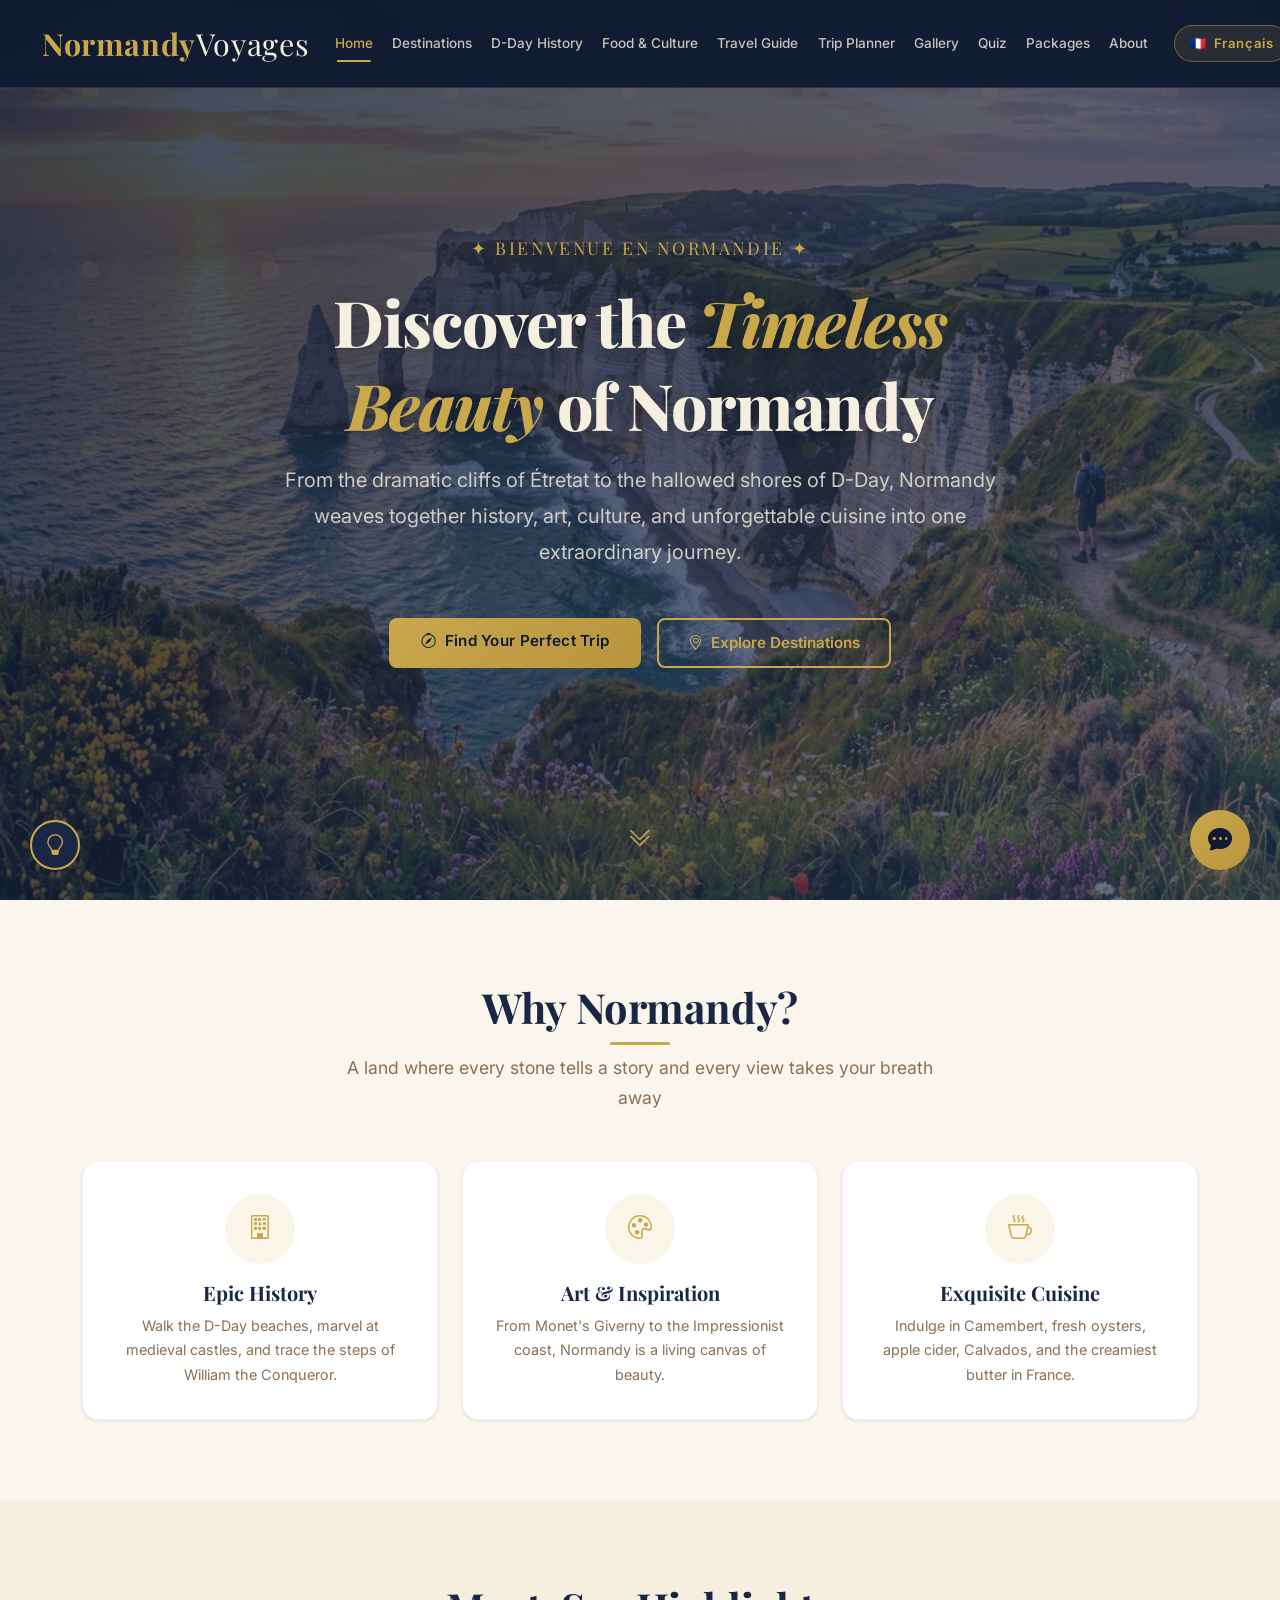
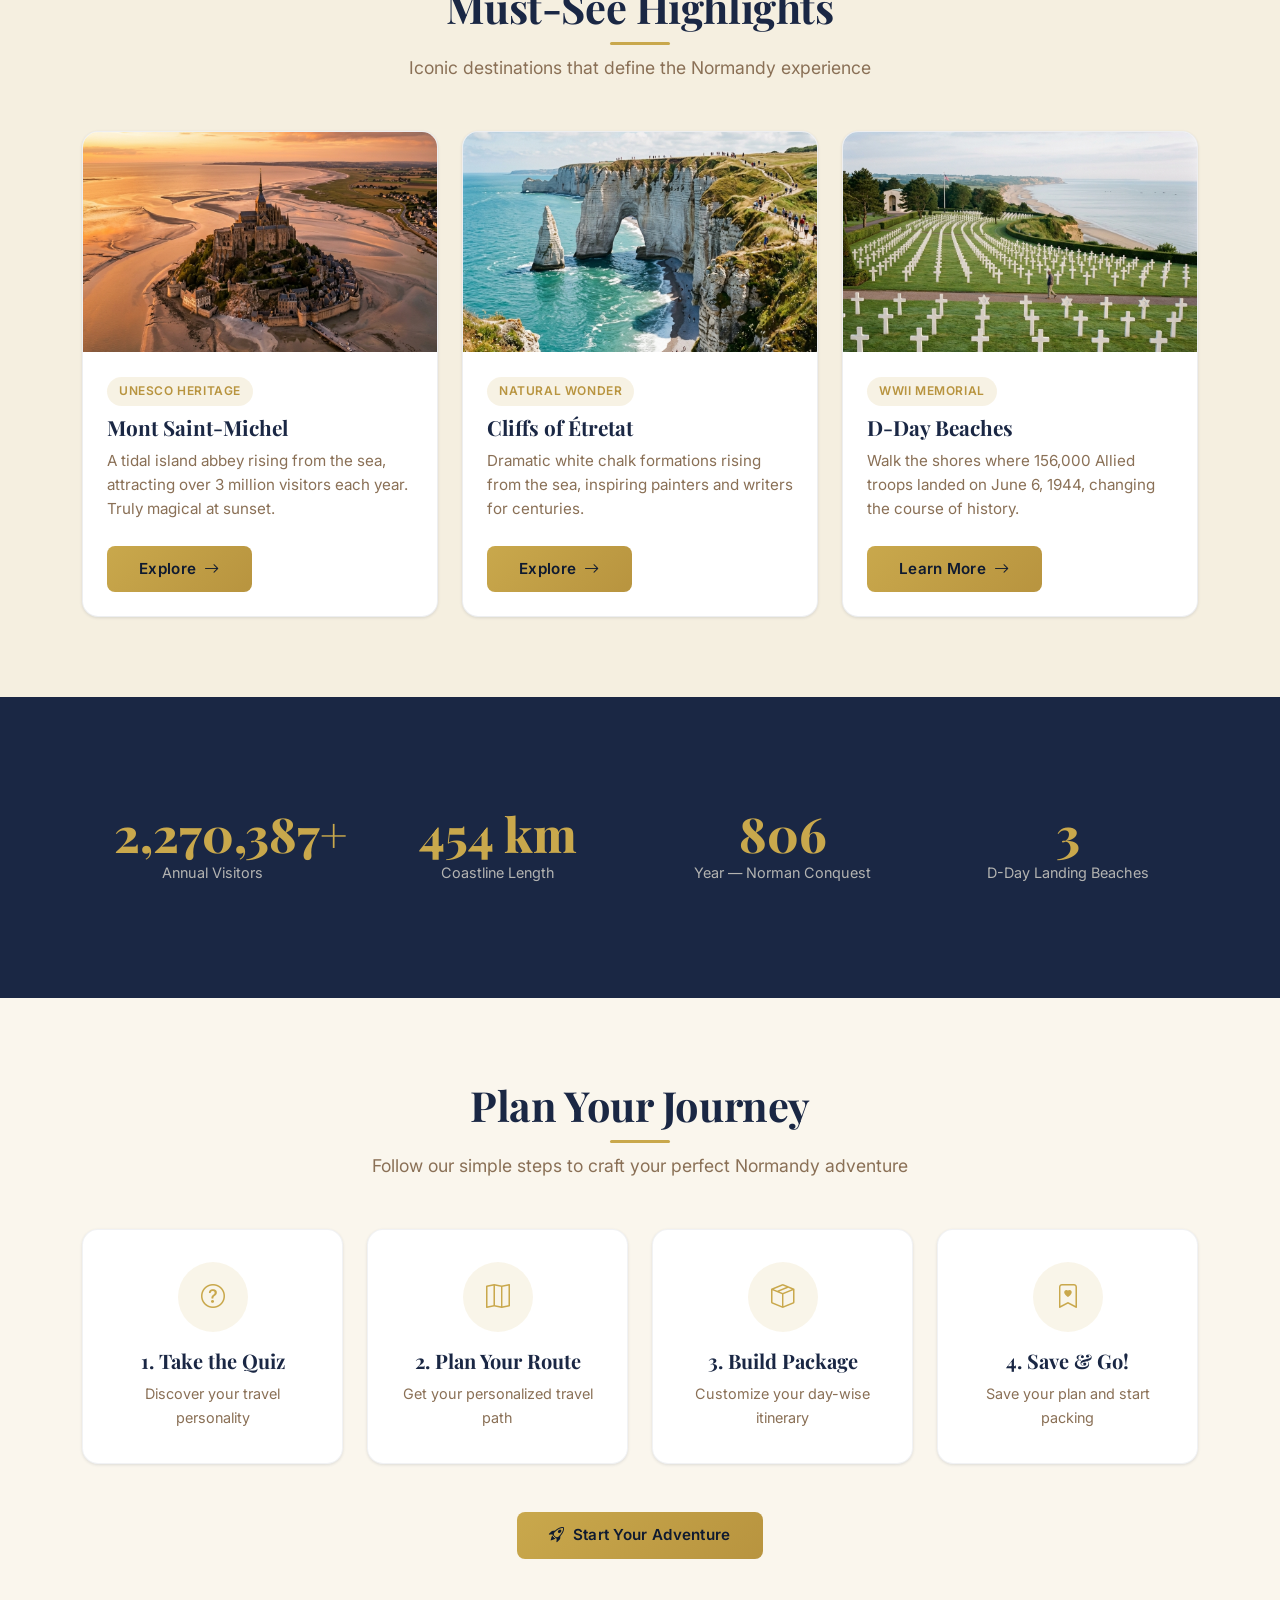
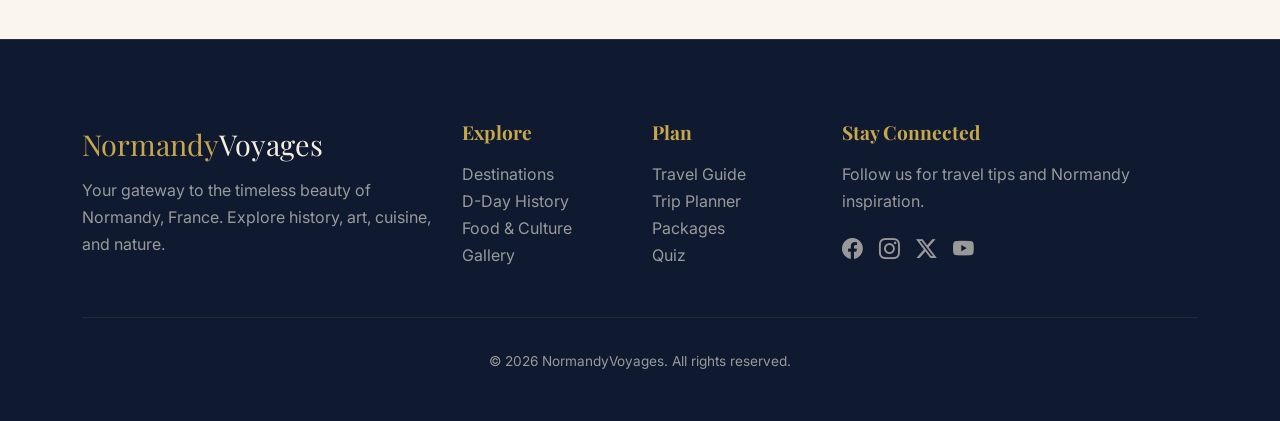
<file: index.html>
<!DOCTYPE html>
<html lang="en">
<head>
  <meta charset="UTF-8">
  <meta name="viewport" content="width=device-width, initial-scale=1.0">
  <meta name="description" content="Discover Normandy, France — explore D-Day history, stunning cliffs, medieval towns, exquisite cuisine, and plan your dream trip from India.">
  <title>Normandy — Discover the Heart of France</title>
  <link href="https://cdn.jsdelivr.net/npm/bootstrap@5.3.3/dist/css/bootstrap.min.css" rel="stylesheet">
  <link href="https://cdn.jsdelivr.net/npm/bootstrap-icons@1.11.3/font/bootstrap-icons.min.css" rel="stylesheet">
  <link href="https://unpkg.com/aos@2.3.4/dist/aos.css" rel="stylesheet">
  <link href="css/style.css" rel="stylesheet">
  <style>
    .lang-toggle-btn{display:flex;align-items:center;gap:.45rem;background:rgba(201,168,76,.12);border:1.5px solid rgba(201,168,76,.45);color:var(--gold);padding:.38rem .95rem;border-radius:999px;font-size:.82rem;font-weight:600;cursor:pointer;transition:all .25s ease;white-space:nowrap;margin-left:1rem;letter-spacing:.04em;font-family:var(--font-body,'Inter',sans-serif)}
    .lang-toggle-btn:hover{background:var(--gold);color:#0f1a30;border-color:var(--gold);transform:translateY(-1px);box-shadow:0 4px 14px rgba(201,168,76,.3)}
    .lang-toggle-btn.switching{animation:langPulse .35s ease}
    @keyframes langPulse{0%{transform:scale(1)}50%{transform:scale(1.12)}100%{transform:scale(1)}}
  </style>
</head>
<body>
  <!-- Navbar -->
  <nav class="navbar navbar-expand-lg navbar-normandy fixed-top">
    <div class="container">
      <a class="navbar-brand" href="index.html">Normandy<span>Voyages</span></a>
      <button class="navbar-toggler" type="button" data-bs-toggle="collapse" data-bs-target="#navbarNav">
        <span class="navbar-toggler-icon"></span>
      </button>
      <div class="collapse navbar-collapse" id="navbarNav">
        <ul class="navbar-nav ms-auto">
          <li class="nav-item"><a class="nav-link active" href="index.html" data-i18n="nav-home">Home</a></li>
          <li class="nav-item"><a class="nav-link" href="destinations.html" data-i18n="nav-destinations">Destinations</a></li>
          <li class="nav-item"><a class="nav-link" href="history.html" data-i18n="nav-history">D-Day History</a></li>
          <li class="nav-item"><a class="nav-link" href="food.html" data-i18n="nav-food">Food & Culture</a></li>
          <li class="nav-item"><a class="nav-link" href="guide.html" data-i18n="nav-guide">Travel Guide</a></li>
          <li class="nav-item"><a class="nav-link" href="planner.html" data-i18n="nav-planner">Trip Planner</a></li>
          <li class="nav-item"><a class="nav-link" href="gallery.html" data-i18n="nav-gallery">Gallery</a></li>
          <li class="nav-item"><a class="nav-link" href="quiz.html" data-i18n="nav-quiz">Quiz</a></li>
          <li class="nav-item"><a class="nav-link" href="package.html" data-i18n="nav-packages">Packages</a></li>
          <li class="nav-item"><a class="nav-link" href="about.html" data-i18n="nav-about">About</a></li>
        </ul>
        <button class="lang-toggle-btn" id="langToggleBtn" onclick="toggleLanguage()" title="Switch language">
          <span id="langFlag">🇫🇷</span>
          <span id="langLabel">Français</span>
        </button>
      </div>
    </div>
  </nav>

  <!-- Hero -->
  <section class="hero" id="hero">
    <div class="hero-overlay"></div>
    <div class="hero-content" data-aos="fade-up">
      <p data-i18n="hero-tagline" style="color: var(--gold); font-family: var(--font-heading); font-size: 1.1rem; letter-spacing: 0.15em; text-transform: uppercase; margin-bottom: 1rem;">
        ✦ Bienvenue en Normandie ✦
      </p>
      <h1 data-i18n="hero-title">Discover the <span class="gold-text">Timeless Beauty</span> of Normandy</h1>
      <p data-i18n="hero-sub">From the dramatic cliffs of Étretat to the hallowed shores of D-Day, Normandy weaves together history, art, culture, and unforgettable cuisine into one extraordinary journey.</p>
      <div class="d-flex gap-3 justify-content-center flex-wrap">
        <a href="quiz.html" class="btn btn-gold" data-i18n="hero-btn1"><i class="bi bi-compass me-1"></i> Find Your Perfect Trip</a>
        <a href="destinations.html" class="btn btn-outline-gold" data-i18n="hero-btn2"><i class="bi bi-geo-alt me-1"></i> Explore Destinations</a>
      </div>
    </div>
    <div class="hero-scroll-indicator"><i class="bi bi-chevron-double-down"></i></div>
  </section>

  <!-- Why Normandy -->
  <section class="section-padding bg-cream" id="whyNormandy">
    <div class="container">
      <div class="section-heading" data-aos="fade-up">
        <h2 data-i18n="why-title">Why Normandy?</h2>
        <p data-i18n="why-sub">A land where every stone tells a story and every view takes your breath away</p>
      </div>
      <div class="row g-4">
        <div class="col-md-4" data-aos="fade-up" data-aos-delay="100">
          <div class="feature-icon-box">
            <div class="icon-circle"><i class="bi bi-building"></i></div>
            <h5 data-i18n="why-h1">Epic History</h5>
            <p data-i18n="why-p1">Walk the D-Day beaches, marvel at medieval castles, and trace the steps of William the Conqueror.</p>
          </div>
        </div>
        <div class="col-md-4" data-aos="fade-up" data-aos-delay="200">
          <div class="feature-icon-box">
            <div class="icon-circle"><i class="bi bi-palette"></i></div>
            <h5 data-i18n="why-h2">Art & Inspiration</h5>
            <p data-i18n="why-p2">From Monet's Giverny to the Impressionist coast, Normandy is a living canvas of beauty.</p>
          </div>
        </div>
        <div class="col-md-4" data-aos="fade-up" data-aos-delay="300">
          <div class="feature-icon-box">
            <div class="icon-circle"><i class="bi bi-cup-hot"></i></div>
            <h5 data-i18n="why-h3">Exquisite Cuisine</h5>
            <p data-i18n="why-p3">Indulge in Camembert, fresh oysters, apple cider, Calvados, and the creamiest butter in France.</p>
          </div>
        </div>
      </div>
    </div>
  </section>

  <!-- Must-See Highlights -->
  <section class="section-padding bg-parchment">
    <div class="container">
      <div class="section-heading" data-aos="fade-up">
        <h2 data-i18n="highlights-title">Must-See Highlights</h2>
        <p data-i18n="highlights-sub">Iconic destinations that define the Normandy experience</p>
      </div>
      <div class="row g-4">
        <div class="col-lg-4 col-md-6" data-aos="fade-up" data-aos-delay="100">
          <div class="card-normandy h-100">
            <img src="img/mont_saint_michel.png" alt="Mont Saint-Michel tidal island abbey at sunset" style="width:100%;height:220px;object-fit:cover;display:block;">
            <div class="card-body">
              <span class="card-badge" data-i18n="card1-badge">UNESCO Heritage</span>
              <h5 class="card-title" data-i18n="card1-title">Mont Saint-Michel</h5>
              <p class="card-text" data-i18n="card1-text">A tidal island abbey rising from the sea, attracting over 3 million visitors each year. Truly magical at sunset.</p>
              <a href="destinations.html" class="btn btn-sm btn-gold mt-2" data-i18n="card1-btn">Explore <i class="bi bi-arrow-right ms-1"></i></a>
            </div>
          </div>
        </div>
        <div class="col-lg-4 col-md-6" data-aos="fade-up" data-aos-delay="200">
          <div class="card-normandy h-100">
            <img src="img/etretat_cliffs.png" alt="Dramatic white chalk cliffs of Étretat with natural arch" style="width:100%;height:220px;object-fit:cover;display:block;">
            <div class="card-body">
              <span class="card-badge" data-i18n="card2-badge">Natural Wonder</span>
              <h5 class="card-title" data-i18n="card2-title">Cliffs of Étretat</h5>
              <p class="card-text" data-i18n="card2-text">Dramatic white chalk formations rising from the sea, inspiring painters and writers for centuries.</p>
              <a href="destinations.html" class="btn btn-sm btn-gold mt-2" data-i18n="card2-btn">Explore <i class="bi bi-arrow-right ms-1"></i></a>
            </div>
          </div>
        </div>
        <div class="col-lg-4 col-md-6" data-aos="fade-up" data-aos-delay="300">
          <div class="card-normandy h-100">
            <img src="img/dday_beaches.png" alt="D-Day American cemetery crosses overlooking Omaha Beach" style="width:100%;height:220px;object-fit:cover;display:block;">
            <div class="card-body">
              <span class="card-badge" data-i18n="card3-badge">WWII Memorial</span>
              <h5 class="card-title" data-i18n="card3-title">D-Day Beaches</h5>
              <p class="card-text" data-i18n="card3-text">Walk the shores where 156,000 Allied troops landed on June 6, 1944, changing the course of history.</p>
              <a href="history.html" class="btn btn-sm btn-gold mt-2" data-i18n="card3-btn">Learn More <i class="bi bi-arrow-right ms-1"></i></a>
            </div>
          </div>
        </div>
      </div>
    </div>
  </section>

  <!-- Stats -->
  <section class="section-padding bg-navy">
    <div class="container">
      <div class="row g-4 text-center">
        <div class="col-6 col-md-3" data-aos="fade-up" data-aos-delay="100">
          <div class="stat-counter">
            <div class="stat-number" data-target="3000000" data-suffix="+">0</div>
            <div class="stat-label" data-i18n="stats-l1">Annual Visitors</div>
          </div>
        </div>
        <div class="col-6 col-md-3" data-aos="fade-up" data-aos-delay="200">
          <div class="stat-counter">
            <div class="stat-number" data-target="600" data-suffix=" km">0</div>
            <div class="stat-label" data-i18n="stats-l2">Coastline Length</div>
          </div>
        </div>
        <div class="col-6 col-md-3" data-aos="fade-up" data-aos-delay="300">
          <div class="stat-counter">
            <div class="stat-number" data-target="1066" data-suffix="">0</div>
            <div class="stat-label" data-i18n="stats-l3">Year — Norman Conquest</div>
          </div>
        </div>
        <div class="col-6 col-md-3" data-aos="fade-up" data-aos-delay="400">
          <div class="stat-counter">
            <div class="stat-number" data-target="5" data-suffix="">0</div>
            <div class="stat-label" data-i18n="stats-l4">D-Day Landing Beaches</div>
          </div>
        </div>
      </div>
    </div>
  </section>

  <!-- Plan Your Journey -->
  <section class="section-padding bg-cream">
    <div class="container">
      <div class="section-heading" data-aos="fade-up">
        <h2 data-i18n="plan-title">Plan Your Journey</h2>
        <p data-i18n="plan-sub">Follow our simple steps to craft your perfect Normandy adventure</p>
      </div>
      <div class="row g-4">
        <div class="col-md-3 col-6" data-aos="fade-up" data-aos-delay="100">
          <div class="feature-icon-box">
            <div class="icon-circle"><i class="bi bi-question-circle"></i></div>
            <h5 data-i18n="plan-h1">1. Take the Quiz</h5>
            <p data-i18n="plan-p1">Discover your travel personality</p>
          </div>
        </div>
        <div class="col-md-3 col-6" data-aos="fade-up" data-aos-delay="200">
          <div class="feature-icon-box">
            <div class="icon-circle"><i class="bi bi-map"></i></div>
            <h5 data-i18n="plan-h2">2. Plan Your Route</h5>
            <p data-i18n="plan-p2">Get your personalized travel path</p>
          </div>
        </div>
        <div class="col-md-3 col-6" data-aos="fade-up" data-aos-delay="300">
          <div class="feature-icon-box">
            <div class="icon-circle"><i class="bi bi-box-seam"></i></div>
            <h5 data-i18n="plan-h3">3. Build Package</h5>
            <p data-i18n="plan-p3">Customize your day-wise itinerary</p>
          </div>
        </div>
        <div class="col-md-3 col-6" data-aos="fade-up" data-aos-delay="400">
          <div class="feature-icon-box">
            <div class="icon-circle"><i class="bi bi-bookmark-heart"></i></div>
            <h5 data-i18n="plan-h4">4. Save & Go!</h5>
            <p data-i18n="plan-p4">Save your plan and start packing</p>
          </div>
        </div>
      </div>
      <div class="text-center mt-5" data-aos="fade-up" data-aos-delay="500">
        <a href="quiz.html" class="btn btn-gold btn-lg" data-i18n="plan-btn"><i class="bi bi-rocket-takeoff me-2"></i>Start Your Adventure</a>
      </div>
    </div>
  </section>

  <!-- Footer -->
  <footer class="footer">
    <div class="container">
      <div class="row g-4">
        <div class="col-lg-4 col-md-6">
          <div class="footer-brand">Normandy<span style="color:var(--parchment);font-weight:400;">Voyages</span></div>
          <p data-i18n="footer-tagline">Your gateway to the timeless beauty of Normandy, France. Explore history, art, cuisine, and nature.</p>
        </div>
        <div class="col-lg-2 col-md-6">
          <h5 data-i18n="footer-explore">Explore</h5>
          <ul class="list-unstyled">
            <li><a href="destinations.html" data-i18n="fl-dest">Destinations</a></li>
            <li><a href="history.html" data-i18n="fl-hist">D-Day History</a></li>
            <li><a href="food.html" data-i18n="fl-food">Food & Culture</a></li>
            <li><a href="gallery.html" data-i18n="fl-gal">Gallery</a></li>
          </ul>
        </div>
        <div class="col-lg-2 col-md-6">
          <h5 data-i18n="footer-plan">Plan</h5>
          <ul class="list-unstyled">
            <li><a href="guide.html" data-i18n="fl-guide">Travel Guide</a></li>
            <li><a href="planner.html" data-i18n="fl-plan">Trip Planner</a></li>
            <li><a href="package.html" data-i18n="fl-pkg">Packages</a></li>
            <li><a href="quiz.html" data-i18n="fl-quiz">Quiz</a></li>
          </ul>
        </div>
        <div class="col-lg-4 col-md-6">
          <h5 data-i18n="footer-connect">Stay Connected</h5>
          <p data-i18n="footer-connect-sub">Follow us for travel tips and Normandy inspiration.</p>
          <div class="d-flex gap-3 mt-2">
            <a href="https://www.facebook.com/normandytourisme" aria-label="Facebook" style="font-size:1.3rem;" target="_blank" rel="noopener noreferrer"><i class="bi bi-facebook"></i></a>
            <a href="https://www.instagram.com/normandytourisme" aria-label="Instagram" style="font-size:1.3rem;" target="_blank" rel="noopener noreferrer"><i class="bi bi-instagram"></i></a>
            <a href="https://twitter.com/NormandieTour" aria-label="Twitter" style="font-size:1.3rem;" target="_blank" rel="noopener noreferrer"><i class="bi bi-twitter-x"></i></a>
            <a href="https://www.youtube.com/channel/UCPiyIE62BsBEbZt8334CrMg/videos" aria-label="YouTube" style="font-size:1.3rem;" target="_blank" rel="noopener noreferrer"><i class="bi bi-youtube"></i></a>
          </div>
        </div>
      </div>
      <div class="footer-divider"></div>
      <div class="footer-bottom">
        <p data-i18n="footer-copy">&copy; 2026 NormandyVoyages. All rights reserved. Made with <i class="bi bi-heart-fill" style="color:var(--gold);"></i> for travelers.</p>
      </div>
    </div>
  </footer>

  <button class="surprise-btn" id="surpriseBtn" aria-label="Fun fact"><i class="bi bi-lightbulb"></i></button>

  <script src="https://cdn.jsdelivr.net/npm/bootstrap@5.3.3/dist/js/bootstrap.bundle.min.js"></script>
  <script src="https://unpkg.com/aos@2.3.4/dist/aos.js"></script>
  <script src="js/app.js"></script>
  <script src="js/chatbot.js"></script>
  <script src="js/i18n.js?v=1.1"></script>
</body>
</html>
</file>
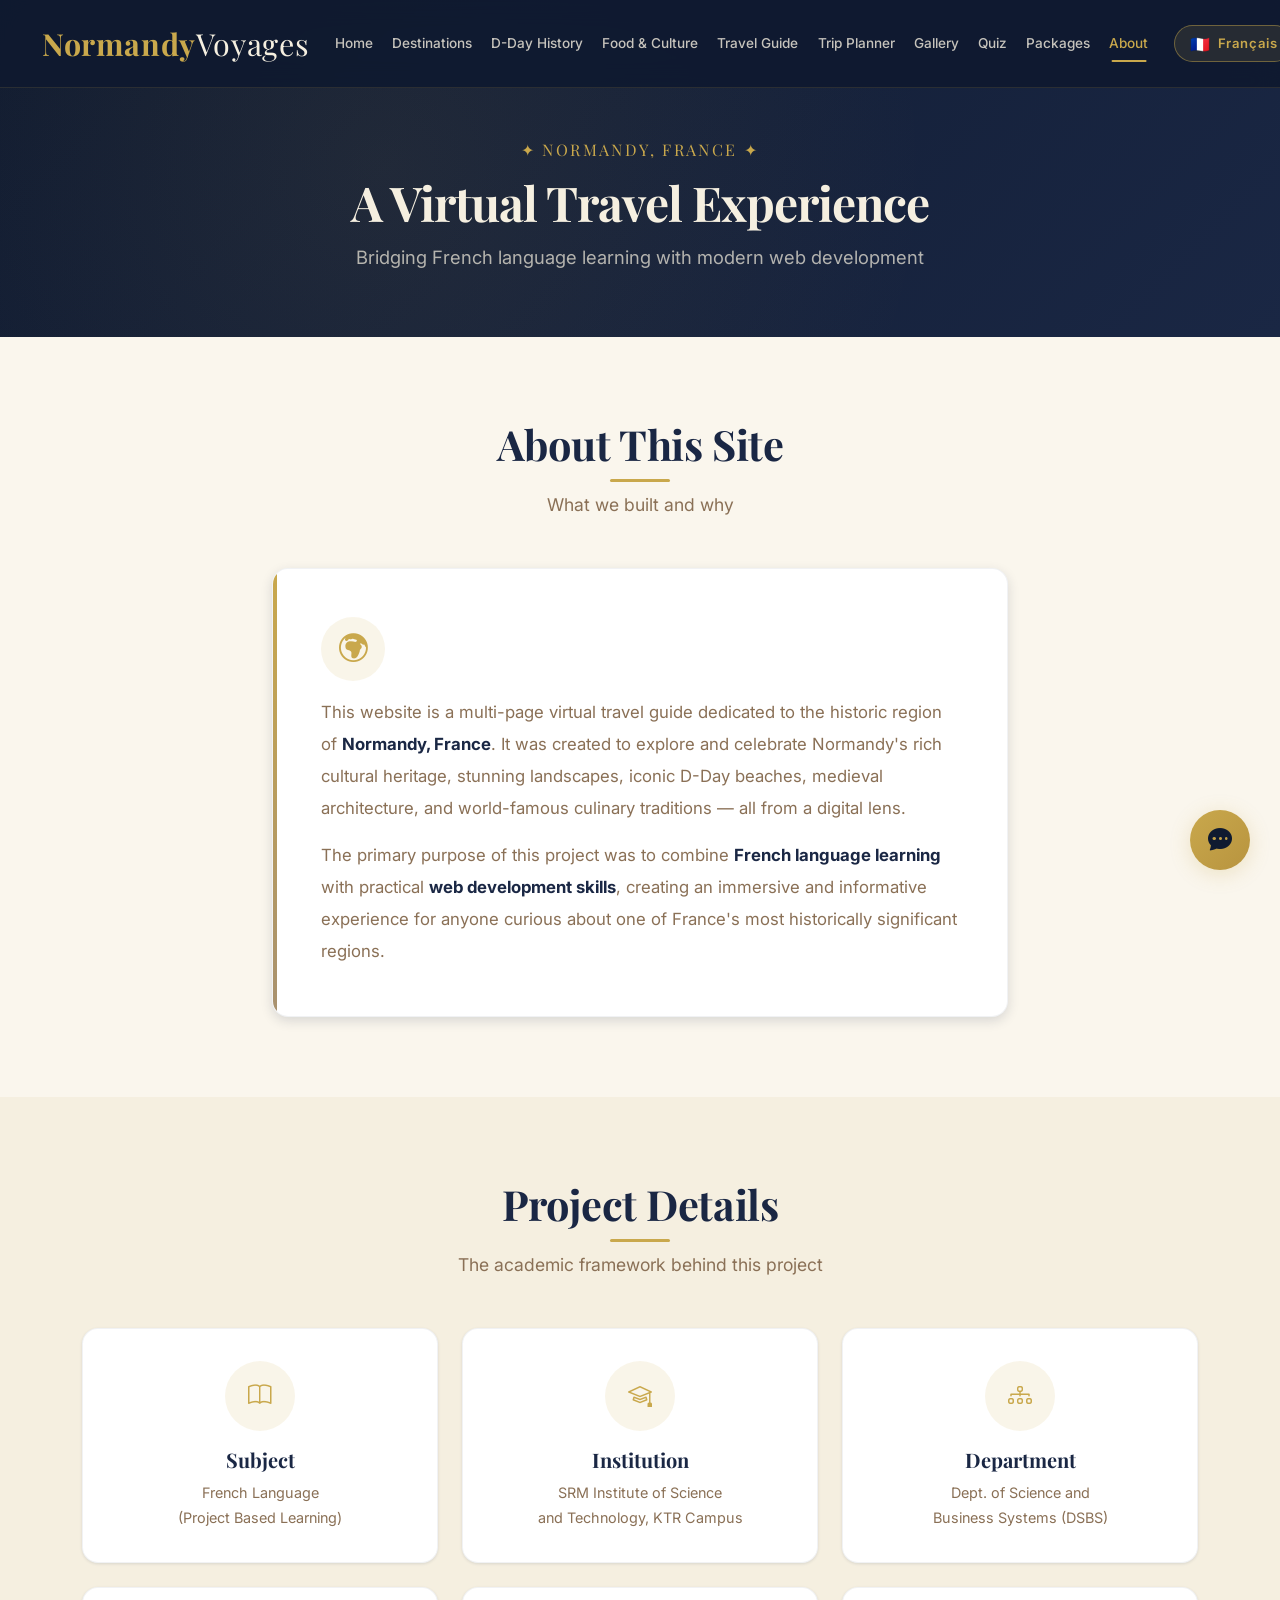
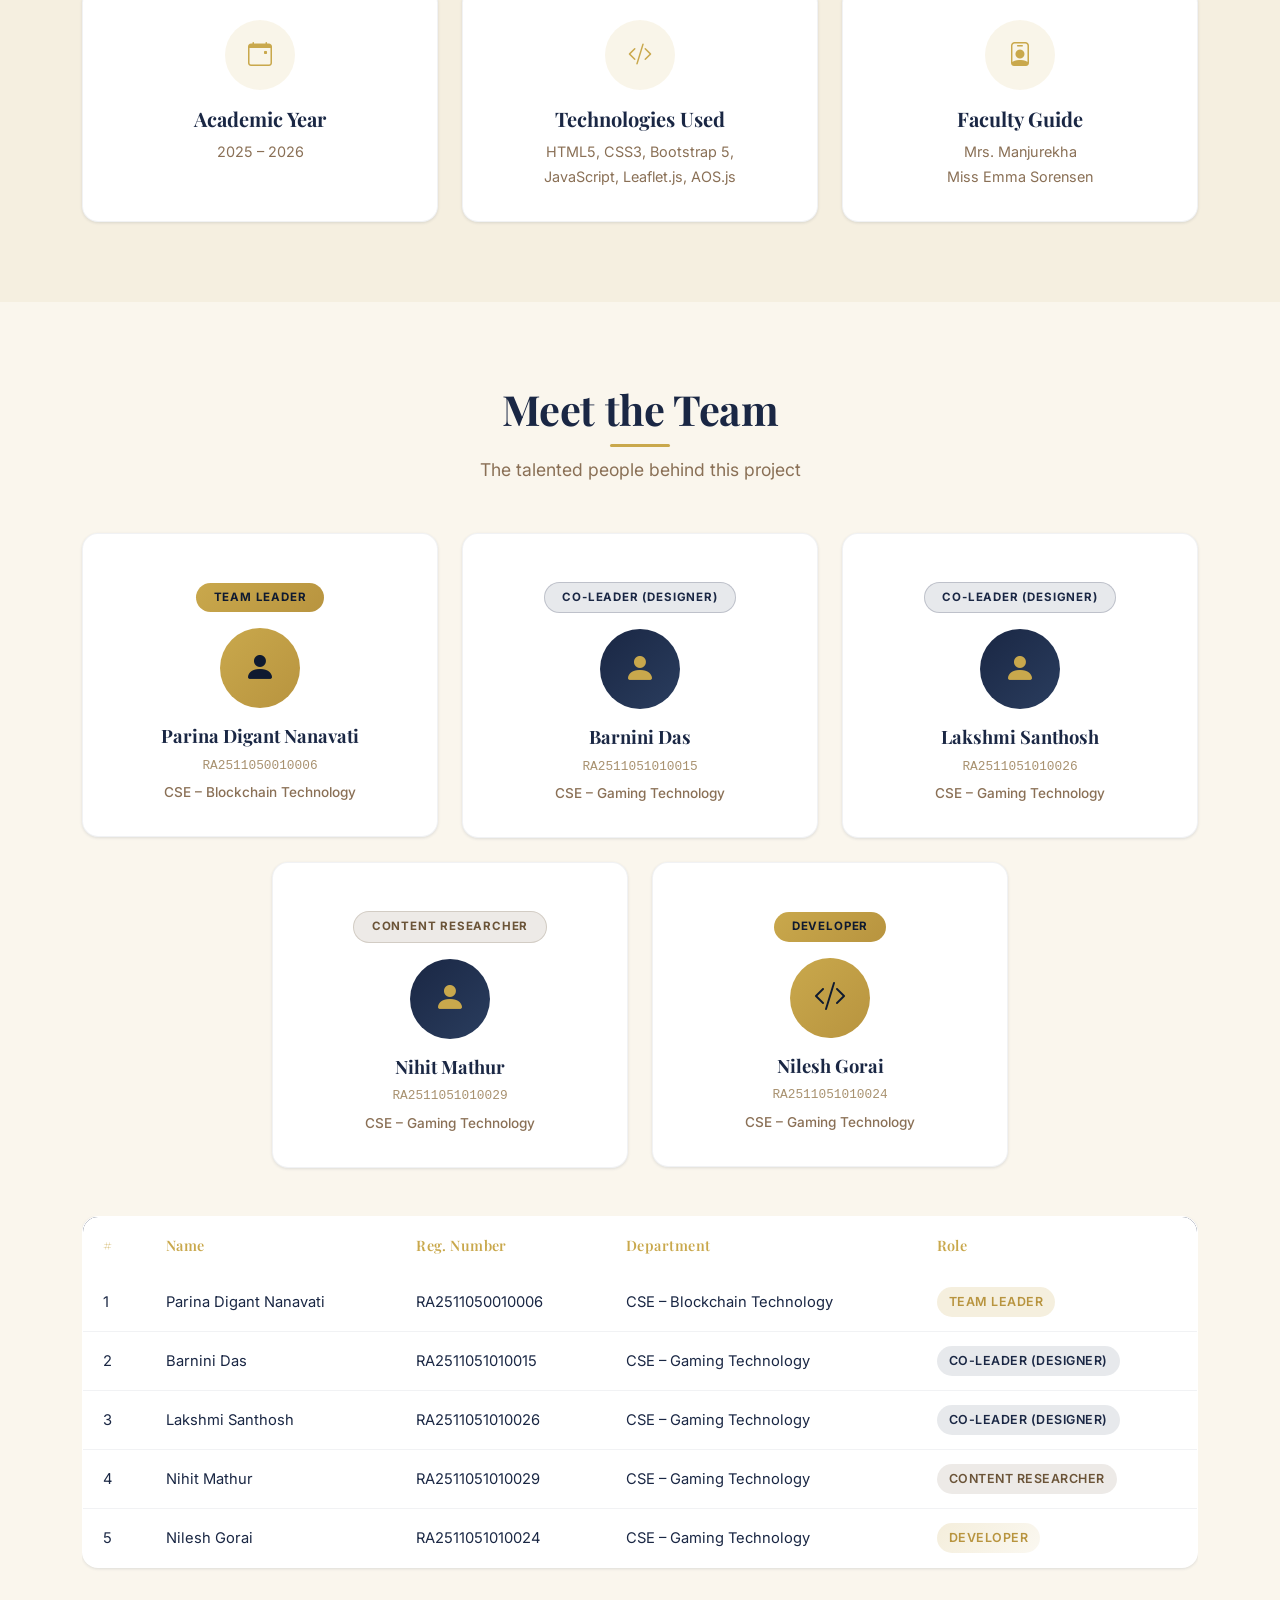
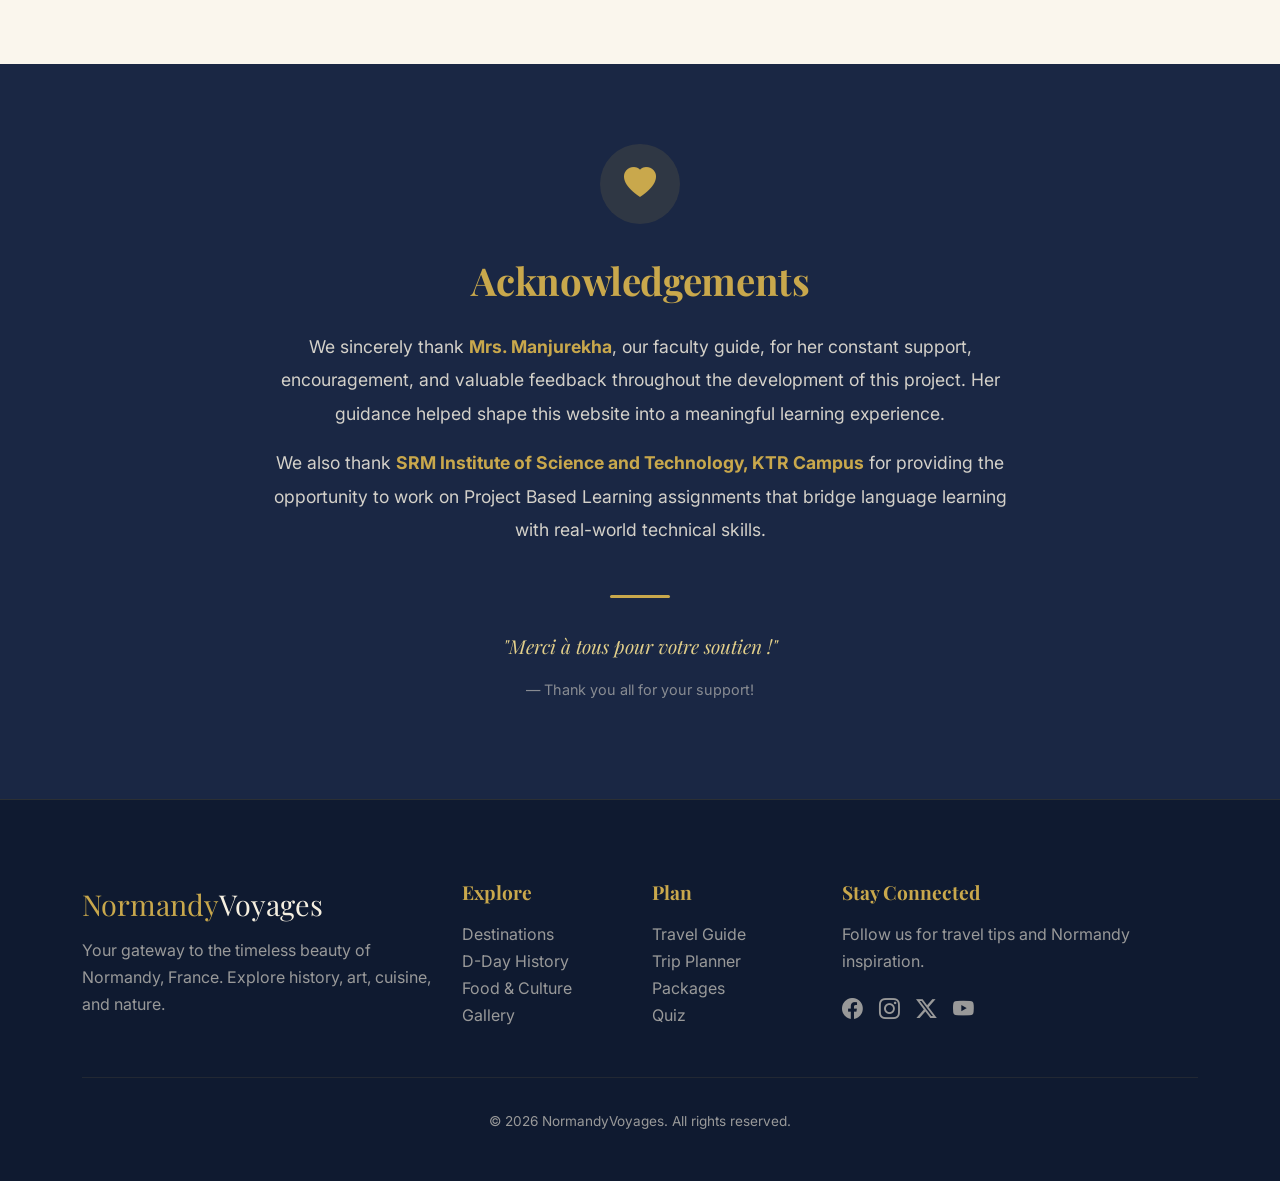
<file: about.html>
<!DOCTYPE html>
<html lang="en">
<head>
  <meta charset="UTF-8">
  <meta name="viewport" content="width=device-width, initial-scale=1.0">
  <meta name="description" content="About NormandyVoyages — a virtual travel experience built as a French language project by students at SRM Institute of Science and Technology.">
  <title>About — NormandyVoyages</title>

  <!-- Bootstrap 5 -->
  <link href="https://cdn.jsdelivr.net/npm/bootstrap@5.3.3/dist/css/bootstrap.min.css" rel="stylesheet">
  <!-- Bootstrap Icons -->
  <link href="https://cdn.jsdelivr.net/npm/bootstrap-icons@1.11.3/font/bootstrap-icons.min.css" rel="stylesheet">
  <!-- AOS -->
  <link href="https://unpkg.com/aos@2.3.4/dist/aos.css" rel="stylesheet">
  <!-- Custom CSS -->
  <link href="css/style.css" rel="stylesheet">

  <style>
    /* Language Toggle Button */
    .lang-toggle-btn {
      display: flex;
      align-items: center;
      gap: 0.45rem;
      background: rgba(201,168,76,0.12);
      border: 1.5px solid rgba(201,168,76,0.45);
      color: var(--gold);
      padding: 0.38rem 0.95rem;
      border-radius: 999px;
      font-size: 0.82rem;
      font-weight: 600;
      cursor: pointer;
      transition: all 0.25s ease;
      white-space: nowrap;
      margin-left: 1rem;
      letter-spacing: 0.04em;
      font-family: var(--font-body, 'Inter', sans-serif);
    }
    .lang-toggle-btn:hover {
      background: var(--gold);
      color: var(--navy-deep, #0f1a30);
      border-color: var(--gold);
      transform: translateY(-1px);
      box-shadow: 0 4px 14px rgba(201,168,76,0.3);
    }
    .lang-toggle-btn .lang-flag {
      font-size: 1rem;
      line-height: 1;
    }
    .lang-toggle-btn .lang-divider {
      opacity: 0.4;
      font-size: 0.7rem;
    }
    /* Pulse on active lang switch */
    .lang-toggle-btn.switching {
      animation: langPulse 0.35s ease;
    }
    @keyframes langPulse {
      0%   { transform: scale(1); }
      50%  { transform: scale(1.12); }
      100% { transform: scale(1); }
    }
  </style>
</head>
<body>

  <!-- Navbar -->
  <nav class="navbar navbar-expand-lg navbar-normandy fixed-top">
    <div class="container">
      <a class="navbar-brand" href="index.html">Normandy<span>Voyages</span></a>
      <button class="navbar-toggler" type="button" data-bs-toggle="collapse" data-bs-target="#navbarNav">
        <span class="navbar-toggler-icon"></span>
      </button>
      <div class="collapse navbar-collapse" id="navbarNav">
        <ul class="navbar-nav ms-auto">
          <li class="nav-item"><a class="nav-link" href="index.html" data-i18n="nav-home">Home</a></li>
          <li class="nav-item"><a class="nav-link" href="destinations.html" data-i18n="nav-destinations">Destinations</a></li>
          <li class="nav-item"><a class="nav-link" href="history.html" data-i18n="nav-history">D-Day History</a></li>
          <li class="nav-item"><a class="nav-link" href="food.html" data-i18n="nav-food">Food & Culture</a></li>
          <li class="nav-item"><a class="nav-link" href="guide.html" data-i18n="nav-guide">Travel Guide</a></li>
          <li class="nav-item"><a class="nav-link" href="planner.html" data-i18n="nav-planner">Trip Planner</a></li>
          <li class="nav-item"><a class="nav-link" href="gallery.html" data-i18n="nav-gallery">Gallery</a></li>
          <li class="nav-item"><a class="nav-link" href="quiz.html" data-i18n="nav-quiz">Quiz</a></li>
          <li class="nav-item"><a class="nav-link" href="package.html" data-i18n="nav-packages">Packages</a></li>
          <li class="nav-item"><a class="nav-link active" href="about.html" data-i18n="nav-about">About</a></li>
        </ul>
        <!-- Language Toggle -->
        <button class="lang-toggle-btn" id="langToggleBtn" onclick="toggleLanguage()" title="Switch language">
          <span class="lang-flag" id="langFlag">🇫🇷</span>
          <span id="langLabel">Français</span>
        </button>
      </div>
    </div>
  </nav>

  <!-- Page Banner -->
  <section class="page-banner">
    <p id="banner-tagline" data-i18n="banner-tagline" style="color: var(--gold); font-family: var(--font-heading); font-size: 1rem; letter-spacing: 0.15em; text-transform: uppercase; margin-bottom: 0.5rem; position: relative; z-index: 1;" data-aos="fade-down">
      ✦ Normandy, France ✦
    </p>
    <h1 id="banner-heading" data-i18n="banner-heading" data-aos="fade-up">A Virtual Travel Experience</h1>
    <p id="banner-sub" data-i18n="banner-sub" data-aos="fade-up" data-aos-delay="100">Bridging French language learning with modern web development</p>
  </section>

  <!-- About This Site -->
  <section class="section-padding bg-cream" id="aboutSite">
    <div class="container">
      <div class="row justify-content-center">
        <div class="col-lg-8" data-aos="fade-up">
          <div class="section-heading">
            <h2 id="about-title" data-i18n="about-title">About This Site</h2>
            <p id="about-sub" data-i18n="about-sub">What we built and why</p>
          </div>
          <div class="about-content-card">
            <div class="about-icon-wrap">
              <i class="bi bi-globe-europe-africa"></i>
            </div>
            <p id="about-p1" data-i18n="about-p1">This website is a multi-page virtual travel guide dedicated to the historic region of <strong>Normandy, France</strong>. It was created to explore and celebrate Normandy's rich cultural heritage, stunning landscapes, iconic D-Day beaches, medieval architecture, and world-famous culinary traditions — all from a digital lens.</p>
            <p id="about-p2" data-i18n="about-p2">The primary purpose of this project was to combine <strong>French language learning</strong> with practical <strong>web development skills</strong>, creating an immersive and informative experience for anyone curious about one of France's most historically significant regions.</p>
          </div>
        </div>
      </div>
    </div>
  </section>

  <!-- Project Details -->
  <section class="section-padding bg-parchment" id="projectDetails">
    <div class="container">
      <div class="section-heading" data-aos="fade-up">
        <h2 id="proj-title" data-i18n="proj-title">Project Details</h2>
        <p id="proj-sub" data-i18n="proj-sub">The academic framework behind this project</p>
      </div>
      <div class="row g-4 justify-content-center">
        <div class="col-md-6 col-lg-4" data-aos="fade-up" data-aos-delay="100">
          <div class="feature-icon-box h-100">
            <div class="icon-circle"><i class="bi bi-book"></i></div>
            <h5 id="subj-label" data-i18n="subj-label">Subject</h5>
            <p id="subj-val" data-i18n="subj-val">French Language<br>(Project Based Learning)</p>
          </div>
        </div>
        <div class="col-md-6 col-lg-4" data-aos="fade-up" data-aos-delay="200">
          <div class="feature-icon-box h-100">
            <div class="icon-circle"><i class="bi bi-mortarboard"></i></div>
            <h5 id="inst-label" data-i18n="inst-label">Institution</h5>
            <p id="inst-val" data-i18n="inst-val">SRM Institute of Science<br>and Technology, KTR Campus</p>
          </div>
        </div>
        <div class="col-md-6 col-lg-4" data-aos="fade-up" data-aos-delay="300">
          <div class="feature-icon-box h-100">
            <div class="icon-circle"><i class="bi bi-diagram-3"></i></div>
            <h5 id="dept-label" data-i18n="dept-label">Department</h5>
            <p id="dept-val" data-i18n="dept-val">Dept. of Science and<br>Business Systems (DSBS)</p>
          </div>
        </div>
        <div class="col-md-6 col-lg-4" data-aos="fade-up" data-aos-delay="400">
          <div class="feature-icon-box h-100">
            <div class="icon-circle"><i class="bi bi-calendar-event"></i></div>
            <h5 id="year-label" data-i18n="year-label">Academic Year</h5>
            <p id="year-val" data-i18n="year-val">2025 – 2026</p>
          </div>
        </div>
        <div class="col-md-6 col-lg-4" data-aos="fade-up" data-aos-delay="500">
          <div class="feature-icon-box h-100">
            <div class="icon-circle"><i class="bi bi-code-slash"></i></div>
            <h5 id="tech-label" data-i18n="tech-label">Technologies Used</h5>
            <p id="tech-val" data-i18n="tech-val">HTML5, CSS3, Bootstrap 5,<br>JavaScript, Leaflet.js, AOS.js</p>
          </div>
        </div>
        <div class="col-md-6 col-lg-4" data-aos="fade-up" data-aos-delay="600">
          <div class="feature-icon-box h-100">
            <div class="icon-circle"><i class="bi bi-person-badge"></i></div>
            <h5 id="guide-label" data-i18n="guide-label">Faculty Guide</h5>
            <p id="guide-val" data-i18n="guide-val">Mrs. Manjurekha<br>Miss Emma Sorensen</p>
          </div>
        </div>
      </div>
    </div>
  </section>

  <!-- Meet the Team -->
  <section class="section-padding bg-cream" id="meetTeam">
    <div class="container">
      <div class="section-heading" data-aos="fade-up">
        <h2 id="team-title" data-i18n="team-title">Meet the Team</h2>
        <p id="team-sub" data-i18n="team-sub">The talented people behind this project</p>
      </div>

      <!-- Team Cards -->
      <div class="row g-4 justify-content-center" data-aos="fade-up" data-aos-delay="100">
        <div class="col-lg-4 col-md-6">
          <div class="team-card team-leader">
            <div class="team-card-badge badge-leader" id="badge-1" data-i18n="badge-1">Team Leader</div>
            <div class="team-avatar">
              <i class="bi bi-person-fill"></i>
            </div>
            <h5>Parina Digant Nanavati</h5>
            <span class="team-reg">RA2511050010006</span>
            <span class="team-dept" id="tdept-1" data-i18n="tdept-1">CSE – Blockchain Technology</span>
          </div>
        </div>
        <div class="col-lg-4 col-md-6">
          <div class="team-card team-co-leader">
            <div class="team-card-badge badge-co-leader" id="badge-2" data-i18n="badge-2">Co-Leader (Designer)</div>
            <div class="team-avatar">
              <i class="bi bi-person-fill"></i>
            </div>
            <h5>Barnini Das</h5>
            <span class="team-reg">RA2511051010015</span>
            <span class="team-dept" id="tdept-2" data-i18n="tdept-2">CSE – Gaming Technology</span>
          </div>
        </div>
        <div class="col-lg-4 col-md-6">
          <div class="team-card team-co-leader">
            <div class="team-card-badge badge-co-leader" id="badge-3" data-i18n="badge-3">Co-Leader (Designer)</div>
            <div class="team-avatar">
              <i class="bi bi-person-fill"></i>
            </div>
            <h5>Lakshmi Santhosh</h5>
            <span class="team-reg">RA2511051010026</span>
            <span class="team-dept" id="tdept-3" data-i18n="tdept-3">CSE – Gaming Technology</span>
          </div>
        </div>
        <div class="col-lg-4 col-md-6">
          <div class="team-card">
            <div class="team-card-badge badge-support" id="badge-4" data-i18n="badge-4">Content Researcher</div>
            <div class="team-avatar">
              <i class="bi bi-person-fill"></i>
            </div>
            <h5>Nihit Mathur</h5>
            <span class="team-reg">RA2511051010029</span>
            <span class="team-dept" id="tdept-4" data-i18n="tdept-4">CSE – Gaming Technology</span>
          </div>
        </div>
        <div class="col-lg-4 col-md-6">
          <div class="team-card team-developer">
            <div class="team-card-badge badge-dev" id="badge-5" data-i18n="badge-5">Developer</div>
            <div class="team-avatar">
              <i class="bi bi-code-slash"></i>
            </div>
            <h5>Nilesh Gorai</h5>
            <span class="team-reg">RA2511051010024</span>
            <span class="team-dept" id="tdept-5" data-i18n="tdept-5">CSE – Gaming Technology</span>
          </div>
        </div>
      </div>

      <!-- Full Table -->
      <div class="table-responsive mt-5" data-aos="fade-up" data-aos-delay="200">
        <table class="table about-table">
          <thead>
            <tr>
              <th>#</th>
              <th id="th-name" data-i18n="th-name">Name</th>
              <th id="th-reg" data-i18n="th-reg">Reg. Number</th>
              <th id="th-dept" data-i18n="th-dept">Department</th>
              <th id="th-role" data-i18n="th-role">Role</th>
            </tr>
          </thead>
          <tbody>
            <tr>
              <td>1</td>
              <td>Parina Digant Nanavati</td>
              <td>RA2511050010006</td>
              <td>CSE – Blockchain Technology</td>
              <td><span class="role-badge role-leader" id="role-1" data-i18n="role-1">Team Leader</span></td>
            </tr>
            <tr>
              <td>2</td>
              <td>Barnini Das</td>
              <td>RA2511051010015</td>
              <td>CSE – Gaming Technology</td>
              <td><span class="role-badge role-co-leader" id="role-2" data-i18n="role-2">Co-Leader (Designer)</span></td>
            </tr>
            <tr>
              <td>3</td>
              <td>Lakshmi Santhosh</td>
              <td>RA2511051010026</td>
              <td>CSE – Gaming Technology</td>
              <td><span class="role-badge role-co-leader" id="role-3" data-i18n="role-3">Co-Leader (Designer)</span></td>
            </tr>
            <tr>
              <td>4</td>
              <td>Nihit Mathur</td>
              <td>RA2511051010029</td>
              <td>CSE – Gaming Technology</td>
              <td><span class="role-badge role-support" id="role-4" data-i18n="role-4">Content Researcher</span></td>
            </tr>
            <tr>
              <td>5</td>
              <td>Nilesh Gorai</td>
              <td>RA2511051010024</td>
              <td>CSE – Gaming Technology</td>
              <td><span class="role-badge role-dev" id="role-5" data-i18n="role-5">Developer</span></td>
            </tr>
          </tbody>
        </table>
      </div>
    </div>
  </section>

  <!-- Acknowledgements -->
  <section class="section-padding bg-navy" id="acknowledgements">
    <div class="container">
      <div class="row justify-content-center">
        <div class="col-lg-8 text-center" data-aos="fade-up">
          <div class="ack-icon">
            <i class="bi bi-heart-fill"></i>
          </div>
          <h2 id="ack-title" data-i18n="ack-title" style="color: var(--gold); font-family: var(--font-heading); margin-bottom: 1.5rem;">Acknowledgements</h2>
          <p id="ack-p1" data-i18n="ack-p1" style="color: rgba(245,239,224,0.85); font-size: 1.1rem; line-height: 1.9;">
            We sincerely thank <strong style="color: var(--gold);">Mrs. Manjurekha</strong>, our faculty guide, for her constant support, encouragement, and valuable feedback throughout the development of this project. Her guidance helped shape this website into a meaningful learning experience.
          </p>
          <p id="ack-p2" data-i18n="ack-p2" style="color: rgba(245,239,224,0.85); font-size: 1.1rem; line-height: 1.9; margin-top: 1rem;">
            We also thank <strong style="color: var(--gold);">SRM Institute of Science and Technology, KTR Campus</strong> for providing the opportunity to work on Project Based Learning assignments that bridge language learning with real-world technical skills.
          </p>
          <div class="ack-divider"></div>
          <p id="ack-quote" data-i18n="ack-quote" style="color: var(--gold-light); font-family: var(--font-heading); font-size: 1.2rem; font-style: italic;">
            "Merci à tous pour votre soutien !"
          </p>
          <p id="ack-quote-trans" data-i18n="ack-quote-trans" style="color: rgba(245,239,224,0.5); font-size: 0.9rem;">— Thank you all for your support!</p>
        </div>
      </div>
    </div>
  </section>

  <!-- Footer -->
  <footer class="footer">
    <div class="container">
      <div class="row g-4">
        <div class="col-lg-4 col-md-6">
          <div class="footer-brand">Normandy<span style="color: var(--parchment); font-weight: 400;">Voyages</span></div>
          <p id="footer-tagline" data-i18n="footer-tagline">Your gateway to the timeless beauty of Normandy, France. Explore history, art, cuisine, and nature.</p>
        </div>
        <div class="col-lg-2 col-md-6">
          <h5 id="footer-explore" data-i18n="footer-explore">Explore</h5>
          <ul class="list-unstyled">
            <li><a href="destinations.html" id="fl-dest" data-i18n="fl-dest">Destinations</a></li>
            <li><a href="history.html" id="fl-hist" data-i18n="fl-hist">D-Day History</a></li>
            <li><a href="food.html" id="fl-food" data-i18n="fl-food">Food & Culture</a></li>
            <li><a href="gallery.html" id="fl-gal" data-i18n="fl-gal">Gallery</a></li>
          </ul>
        </div>
        <div class="col-lg-2 col-md-6">
          <h5 id="footer-plan" data-i18n="footer-plan">Plan</h5>
          <ul class="list-unstyled">
            <li><a href="guide.html" id="fl-guide" data-i18n="fl-guide">Travel Guide</a></li>
            <li><a href="planner.html" id="fl-plan" data-i18n="fl-plan">Trip Planner</a></li>
            <li><a href="package.html" id="fl-pkg" data-i18n="fl-pkg">Packages</a></li>
            <li><a href="quiz.html" id="fl-quiz" data-i18n="fl-quiz">Quiz</a></li>
          </ul>
        </div>
        <div class="col-lg-4 col-md-6">
          <h5 id="footer-connect" data-i18n="footer-connect">Stay Connected</h5>
          <p id="footer-connect-sub" data-i18n="footer-connect-sub">Follow us for travel tips and Normandy inspiration.</p>
          <div class="d-flex gap-3 mt-2">
            <a href="https://www.facebook.com/normandytourisme" aria-label="Facebook" style="font-size: 1.3rem;" target="_blank" rel="noopener noreferrer"><i class="bi bi-facebook"></i></a>
            <a href="https://www.instagram.com/normandytourisme" aria-label="Instagram" style="font-size: 1.3rem;" target="_blank" rel="noopener noreferrer"><i class="bi bi-instagram"></i></a>
            <a href="https://twitter.com/NormandieTour" aria-label="Twitter" style="font-size: 1.3rem;" target="_blank" rel="noopener noreferrer"><i class="bi bi-twitter-x"></i></a>
            <a href="https://www.youtube.com/channel/UCPiyIE62BsBEbZt8334CrMg/videos" aria-label="YouTube" style="font-size: 1.3rem;" target="_blank" rel="noopener noreferrer"><i class="bi bi-youtube"></i></a>
          </div>
        </div>
      </div>
      <div class="footer-divider"></div>
      <div class="footer-bottom">
        <p id="footer-copy" data-i18n="footer-copy">&copy; 2026 NormandyVoyages. All rights reserved. Made with <i class="bi bi-heart-fill" style="color: var(--gold);"></i> for travelers.</p>
      </div>
    </div>
  </footer>

  <!-- Scripts -->
  <script src="https://cdn.jsdelivr.net/npm/bootstrap@5.3.3/dist/js/bootstrap.bundle.min.js"></script>
  <script src="https://unpkg.com/aos@2.3.4/dist/aos.js"></script>
  <script src="js/app.js"></script>
  <script src="js/chatbot.js"></script>
  <script src="js/i18n.js?v=1.1"></script>

  
</body>
</html>
</file>
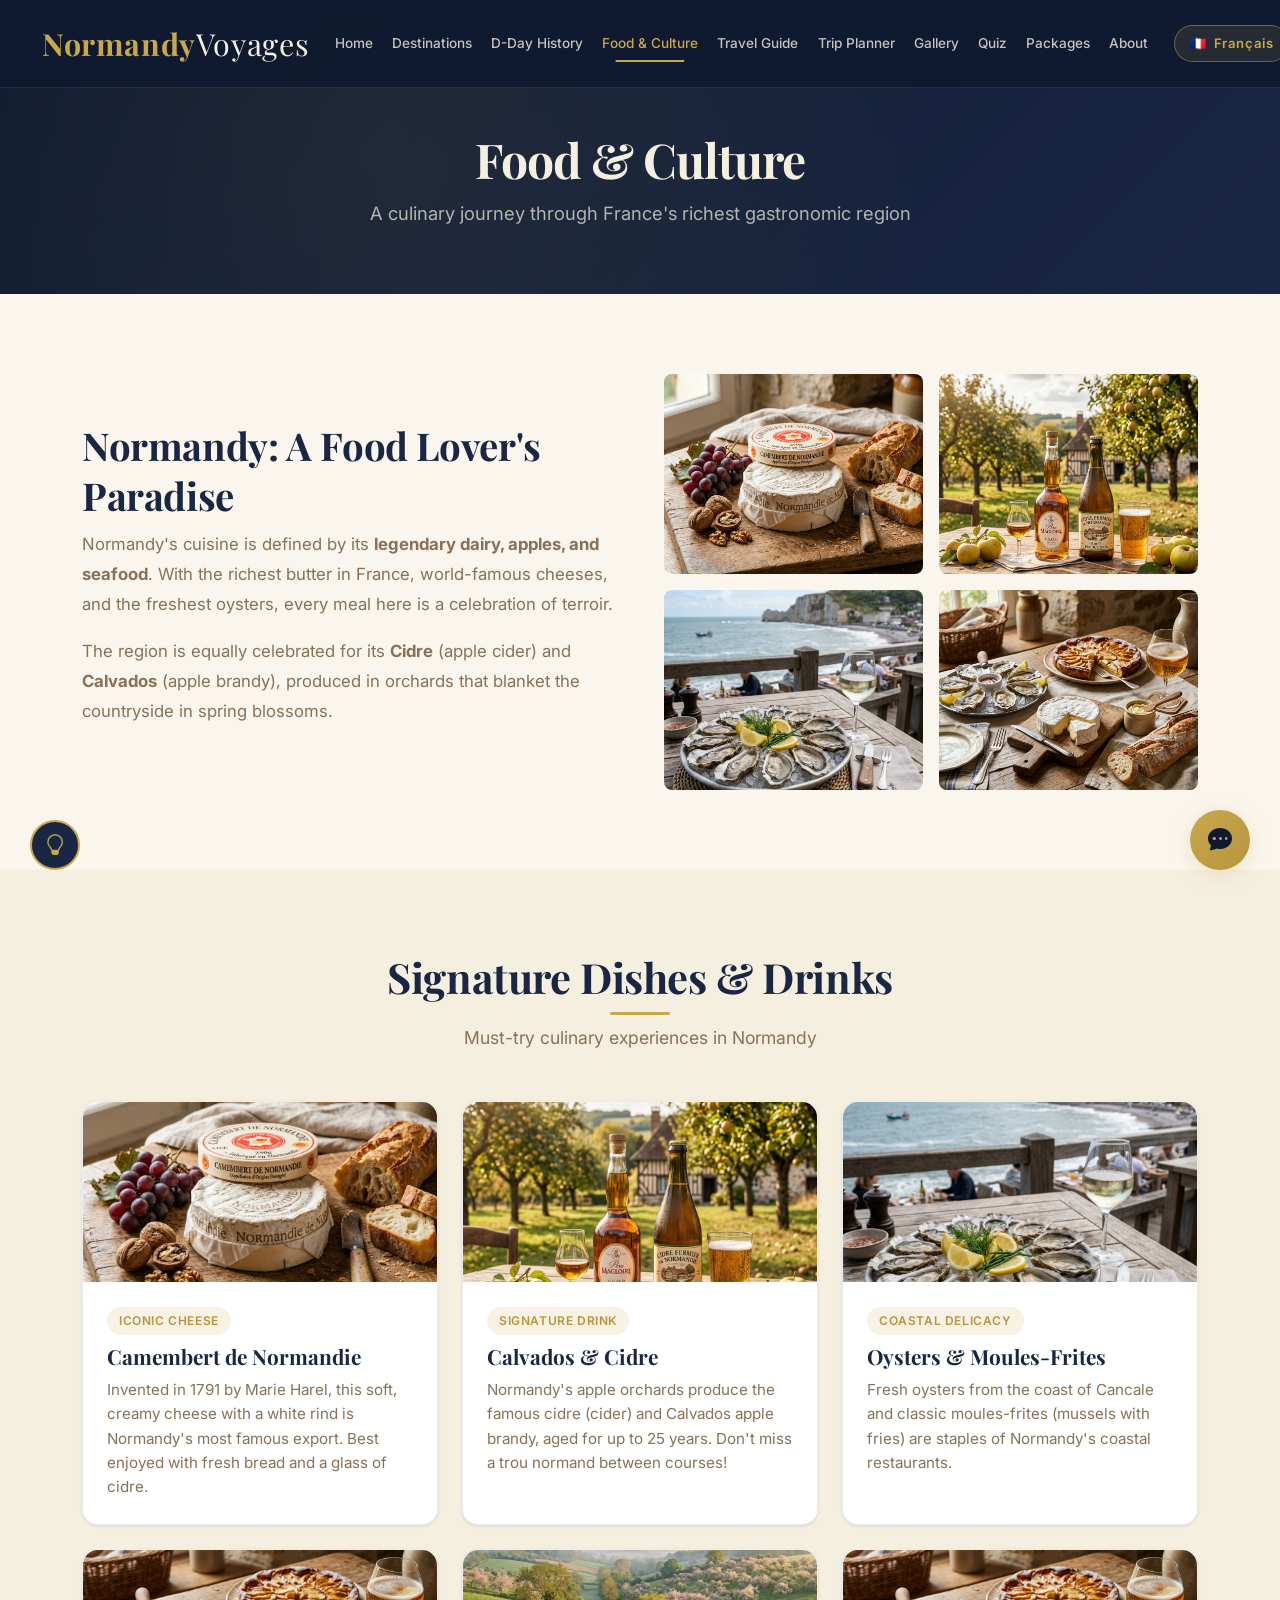
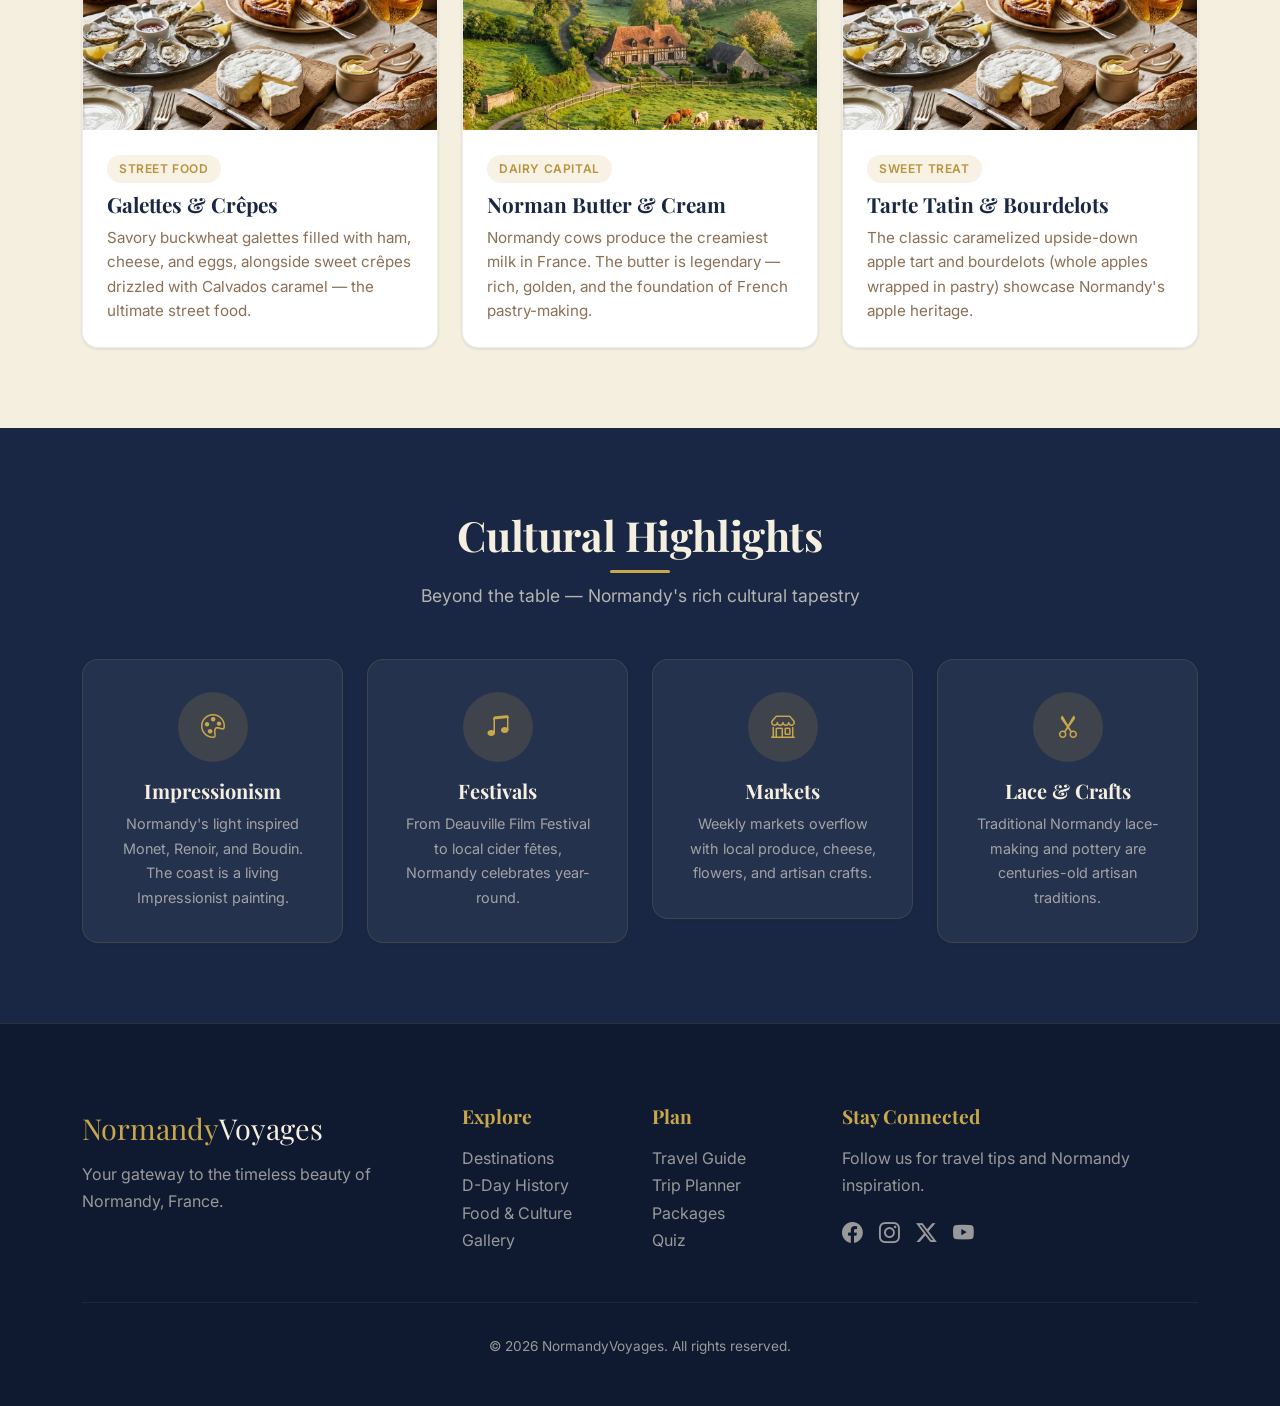
<file: food.html>
<!DOCTYPE html>
<html lang="en">
<head>
  <meta charset="UTF-8">
  <meta name="viewport" content="width=device-width, initial-scale=1.0">
  <meta name="description" content="Discover Normandy's world-famous cuisine — Camembert, Calvados, fresh oysters, crêpes, and more. A food lover's paradise in France.">
  <title>Food & Culture — NormandyVoyages</title>
  <link href="https://cdn.jsdelivr.net/npm/bootstrap@5.3.3/dist/css/bootstrap.min.css" rel="stylesheet">
  <link href="https://cdn.jsdelivr.net/npm/bootstrap-icons@1.11.3/font/bootstrap-icons.min.css" rel="stylesheet">
  <link href="https://unpkg.com/aos@2.3.4/dist/aos.css" rel="stylesheet">
  <link href="css/style.css" rel="stylesheet">
  <style>
    .lang-toggle-btn{display:flex;align-items:center;gap:.45rem;background:rgba(201,168,76,.12);border:1.5px solid rgba(201,168,76,.45);color:var(--gold);padding:.38rem .95rem;border-radius:999px;font-size:.82rem;font-weight:600;cursor:pointer;transition:all .25s ease;white-space:nowrap;margin-left:1rem;letter-spacing:.04em;font-family:var(--font-body,'Inter',sans-serif)}
    .lang-toggle-btn:hover{background:var(--gold);color:#0f1a30;border-color:var(--gold);transform:translateY(-1px);box-shadow:0 4px 14px rgba(201,168,76,.3)}
    .lang-toggle-btn.switching{animation:langPulse .35s ease}
    @keyframes langPulse{0%{transform:scale(1)}50%{transform:scale(1.12)}100%{transform:scale(1)}}
  </style></head>
<body>

  <!-- Navbar -->
  <nav class="navbar navbar-expand-lg navbar-normandy fixed-top">
    <div class="container">
      <a class="navbar-brand" href="index.html">Normandy<span>Voyages</span></a>
      <button class="navbar-toggler" type="button" data-bs-toggle="collapse" data-bs-target="#navbarNav">
        <span class="navbar-toggler-icon"></span>
      </button>
      <div class="collapse navbar-collapse" id="navbarNav">
        <ul class="navbar-nav ms-auto">
          <li class="nav-item"><a class="nav-link" href="index.html"><span data-i18n="nav-home">Home</span></a></li>
          <li class="nav-item"><a class="nav-link" href="destinations.html"><span data-i18n="nav-destinations">Destinations</span></a></li>
          <li class="nav-item"><a class="nav-link" href="history.html"><span data-i18n="nav-history">D-Day History</span></a></li>
          <li class="nav-item"><a class="nav-link active" href="food.html"><span data-i18n="nav-food">Food & Culture</span></a></li>
          <li class="nav-item"><a class="nav-link" href="guide.html"><span data-i18n="nav-guide">Travel Guide</span></a></li>
          <li class="nav-item"><a class="nav-link" href="planner.html"><span data-i18n="nav-planner">Trip Planner</span></a></li>
          <li class="nav-item"><a class="nav-link" href="gallery.html"><span data-i18n="nav-gallery">Gallery</span></a></li>
          <li class="nav-item"><a class="nav-link" href="quiz.html"><span data-i18n="nav-quiz">Quiz</span></a></li>
          <li class="nav-item"><a class="nav-link" href="package.html"><span data-i18n="nav-packages">Packages</span></a></li>
          <li class="nav-item"><a class="nav-link" href="about.html"><span data-i18n="nav-about">About</span></a></li>
        </ul>
        <button class="lang-toggle-btn" id="langToggleBtn" onclick="toggleLanguage()" title="Switch language">
          <span id="langFlag">🇫🇷</span>
          <span id="langLabel">Français</span>
        </button>
      </div>
    </div>
  </nav>

  <!-- Page Banner -->
  <section class="page-banner">
    <h1 data-aos="fade-up">Food & Culture</h1>
    <p data-aos="fade-up" data-aos-delay="100" data-i18n="banner-sub">A culinary journey through France's richest gastronomic region</p>
  </section>

  <!-- Intro -->
  <section class="section-padding bg-cream">
    <div class="container">
      <div class="row align-items-center g-5">
        <div class="col-lg-6" data-aos="fade-right">
          <h2 data-i18n="intro-title">Normandy: A Food Lover's Paradise</h2>
          <p style="color: var(--brown-soft); font-size: 1.05rem; line-height: 1.8;" data-i18n="intro-p1">Normandy's cuisine is defined by its <strong>legendary dairy, apples, and seafood</strong>. With the richest butter in France, world-famous cheeses, and the freshest oysters, every meal here is a celebration of terroir.
          </p>
          <p style="color: var(--brown-soft); font-size: 1.05rem; line-height: 1.8;" data-i18n="intro-p2">The region is equally celebrated for its <strong>Cidre</strong> (apple cider) and <strong>Calvados</strong> (apple brandy), produced in orchards that blanket the countryside in spring blossoms.
          </p>
        </div>
        <div class="col-lg-6" data-aos="fade-left">
          <div style="display: grid; grid-template-columns: 1fr 1fr; gap: 1rem;">
            <div class="food-card" style="height: 200px; overflow:hidden; border-radius: 8px;">
              <img src="img/camembert_cheese.png" alt="Camembert" style="width:100%;height:100%;object-fit:cover;">
            </div>
            <div class="food-card" style="height: 200px; overflow:hidden; border-radius: 8px;">
              <img src="img/calvados_cider.png" alt="Calvados" style="width:100%;height:100%;object-fit:cover;">
            </div>
            <div class="food-card" style="height: 200px; overflow:hidden; border-radius: 8px;">
              <img src="img/normandy_oysters.png" alt="Oysters" style="width:100%;height:100%;object-fit:cover;">
            </div>
            <div class="food-card" style="height: 200px; overflow:hidden; border-radius: 8px;">
              <img src="img/normandy_food.png" alt="Galettes" style="width:100%;height:100%;object-fit:cover;">
            </div>
          </div>
        </div>
      </div>
    </div>
  </section>

  <!-- Signature Dishes -->
  <section class="section-padding bg-parchment">
    <div class="container">
      <div class="section-heading" data-aos="fade-up">
        <h2>Signature Dishes & Drinks</h2>
        <p data-i18n="dishes-sub">Must-try culinary experiences in Normandy</p>
      </div>
      <div class="row g-4">
        <div class="col-lg-4 col-md-6" data-aos="fade-up" data-aos-delay="100">
          <div class="card-normandy h-100">
            <img src="img/camembert_cheese.png" alt="Camembert de Normandie cheese" style="width:100%;height:180px;object-fit:cover;display:block;">
            <div class="card-body">
              <span class="card-badge" data-i18n="f1-badge">Iconic Cheese</span>
              <h5 class="card-title" data-i18n="f1-title">Camembert de Normandie</h5>
              <p class="card-text" data-i18n="f1-text">Invented in 1791 by Marie Harel, this soft, creamy cheese with a white rind is Normandy's most famous export. Best enjoyed with fresh bread and a glass of cidre.</p>
            </div>
          </div>
        </div>
        <div class="col-lg-4 col-md-6" data-aos="fade-up" data-aos-delay="200">
          <div class="card-normandy h-100">
            <img src="img/calvados_cider.png" alt="Calvados and Norman cider" style="width:100%;height:180px;object-fit:cover;display:block;">
            <div class="card-body">
              <span class="card-badge" data-i18n="f2-badge">Signature Drink</span>
              <h5 class="card-title">Calvados & Cidre</h5>
              <p class="card-text" data-i18n="f2-text">Normandy's apple orchards produce the famous cidre (cider) and Calvados apple brandy, aged for up to 25 years. Don't miss a trou normand between courses!</p>
            </div>
          </div>
        </div>
        <div class="col-lg-4 col-md-6" data-aos="fade-up" data-aos-delay="300">
          <div class="card-normandy h-100">
            <img src="img/normandy_oysters.png" alt="Fresh Normandy oysters" style="width:100%;height:180px;object-fit:cover;display:block;">
            <div class="card-body">
              <span class="card-badge" data-i18n="f3-badge">Coastal Delicacy</span>
              <h5 class="card-title">Oysters & Moules-Frites</h5>
              <p class="card-text" data-i18n="f3-text">Fresh oysters from the coast of Cancale and classic moules-frites (mussels with fries) are staples of Normandy's coastal restaurants.</p>
            </div>
          </div>
        </div>
        <div class="col-lg-4 col-md-6" data-aos="fade-up" data-aos-delay="100">
          <div class="card-normandy h-100">
            <img src="img/normandy_food.png" alt="Galettes and crepes" style="width:100%;height:180px;object-fit:cover;display:block;">
            <div class="card-body">
              <span class="card-badge" data-i18n="f4-badge">Street Food</span>
              <h5 class="card-title">Galettes & Crêpes</h5>
              <p class="card-text" data-i18n="f4-text">Savory buckwheat galettes filled with ham, cheese, and eggs, alongside sweet crêpes drizzled with Calvados caramel — the ultimate street food.</p>
            </div>
          </div>
        </div>
        <div class="col-lg-4 col-md-6" data-aos="fade-up" data-aos-delay="200">
          <div class="card-normandy h-100">
            <img src="img/normandy_countryside.png" alt="Norman butter and cream" style="width:100%;height:180px;object-fit:cover;display:block;">
            <div class="card-body">
              <span class="card-badge" data-i18n="f5-badge">Dairy Capital</span>
              <h5 class="card-title">Norman Butter & Cream</h5>
              <p class="card-text" data-i18n="f5-text">Normandy cows produce the creamiest milk in France. The butter is legendary — rich, golden, and the foundation of French pastry-making.</p>
            </div>
          </div>
        </div>
        <div class="col-lg-4 col-md-6" data-aos="fade-up" data-aos-delay="300">
          <div class="card-normandy h-100">
            <img src="img/normandy_food.png" alt="Tarte Tatin and Bourdelots" style="width:100%;height:180px;object-fit:cover;display:block;">
            <div class="card-body">
              <span class="card-badge" data-i18n="f6-badge">Sweet Treat</span>
              <h5 class="card-title">Tarte Tatin & Bourdelots</h5>
              <p class="card-text" data-i18n="f6-text">The classic caramelized upside-down apple tart and bourdelots (whole apples wrapped in pastry) showcase Normandy's apple heritage.</p>
            </div>
          </div>
        </div>
      </div>
    </div>
  </section>

  <!-- Cultural Highlights -->
  <section class="section-padding bg-navy">
    <div class="container">
      <div class="section-heading" data-aos="fade-up">
        <h2 class="text-parchment" data-i18n="cult-title">Cultural Highlights</h2>
        <p class="text-parchment" style="opacity: 0.7;" data-i18n="cult-sub">Beyond the table — Normandy's rich cultural tapestry</p>
      </div>
      <div class="row g-4">
        <div class="col-md-6 col-lg-3" data-aos="fade-up" data-aos-delay="100">
          <div class="feature-icon-box" style="background: rgba(255,255,255,0.05); border-color: rgba(201,168,76,0.15);">
            <div class="icon-circle" style="background: rgba(201,168,76,0.15);"><i class="bi bi-palette" style="color: var(--gold);"></i></div>
            <h5 class="text-parchment" data-i18n="c1-title">Impressionism</h5>
            <p style="color: rgba(245,239,224,0.6);" data-i18n="c1-p">Normandy's light inspired Monet, Renoir, and Boudin. The coast is a living Impressionist painting.</p>
          </div>
        </div>
        <div class="col-md-6 col-lg-3" data-aos="fade-up" data-aos-delay="200">
          <div class="feature-icon-box" style="background: rgba(255,255,255,0.05); border-color: rgba(201,168,76,0.15);">
            <div class="icon-circle" style="background: rgba(201,168,76,0.15);"><i class="bi bi-music-note-beamed" style="color: var(--gold);"></i></div>
            <h5 class="text-parchment" data-i18n="c2-title">Festivals</h5>
            <p style="color: rgba(245,239,224,0.6);" data-i18n="c2-p">From Deauville Film Festival to local cider fêtes, Normandy celebrates year-round.</p>
          </div>
        </div>
        <div class="col-md-6 col-lg-3" data-aos="fade-up" data-aos-delay="300">
          <div class="feature-icon-box" style="background: rgba(255,255,255,0.05); border-color: rgba(201,168,76,0.15);">
            <div class="icon-circle" style="background: rgba(201,168,76,0.15);"><i class="bi bi-shop" style="color: var(--gold);"></i></div>
            <h5 class="text-parchment" data-i18n="c3-title">Markets</h5>
            <p style="color: rgba(245,239,224,0.6);" data-i18n="c3-p">Weekly markets overflow with local produce, cheese, flowers, and artisan crafts.</p>
          </div>
        </div>
        <div class="col-md-6 col-lg-3" data-aos="fade-up" data-aos-delay="400">
          <div class="feature-icon-box" style="background: rgba(255,255,255,0.05); border-color: rgba(201,168,76,0.15);">
            <div class="icon-circle" style="background: rgba(201,168,76,0.15);"><i class="bi bi-scissors" style="color: var(--gold);"></i></div>
            <h5 class="text-parchment">Lace & Crafts</h5>
            <p style="color: rgba(245,239,224,0.6);" data-i18n="c4-p">Traditional Normandy lace-making and pottery are centuries-old artisan traditions.</p>
          </div>
        </div>
      </div>
    </div>
  </section>

  <!-- Footer -->
  <footer class="footer">
    <div class="container">
      <div class="row g-4">
        <div class="col-lg-4 col-md-6">
          <div class="footer-brand">Normandy<span style="color: var(--parchment); font-weight: 400;">Voyages</span></div>
          <p data-i18n="footer-tagline-short">Your gateway to the timeless beauty of Normandy, France.</p>
        </div>
        <div class="col-lg-2 col-md-6">
          <h5 data-i18n="footer-explore">Explore</h5>
          <ul class="list-unstyled">
            <li><a href="destinations.html" data-i18n="fl-dest">Destinations</a></li>
            <li><a href="history.html" data-i18n="fl-hist">D-Day History</a></li>
            <li><a href="food.html">Food & Culture</a></li>
            <li><a href="gallery.html" data-i18n="fl-gal">Gallery</a></li>
          </ul>
        </div>
        <div class="col-lg-2 col-md-6">
          <h5 data-i18n="footer-plan">Plan</h5>
          <ul class="list-unstyled">
            <li><a href="guide.html" data-i18n="fl-guide">Travel Guide</a></li>
            <li><a href="planner.html" data-i18n="fl-plan">Trip Planner</a></li>
            <li><a href="package.html" data-i18n="fl-pkg">Packages</a></li>
            <li><a href="quiz.html" data-i18n="fl-quiz">Quiz</a></li>
          </ul>
        </div>
        <div class="col-lg-4 col-md-6">
          <h5 data-i18n="footer-connect">Stay Connected</h5>
          <p data-i18n="footer-connect-sub">Follow us for travel tips and Normandy inspiration.</p>
          <div class="d-flex gap-3 mt-2">
            <a href="https://www.facebook.com/normandytourisme" style="font-size:1.3rem;" target="_blank" rel="noopener noreferrer"><i class="bi bi-facebook"></i></a>
            <a href="https://www.instagram.com/normandytourisme" style="font-size:1.3rem;" target="_blank" rel="noopener noreferrer"><i class="bi bi-instagram"></i></a>
            <a href="https://twitter.com/NormandieTour" style="font-size:1.3rem;" target="_blank" rel="noopener noreferrer"><i class="bi bi-twitter-x"></i></a>
            <a href="https://www.youtube.com/channel/UCPiyIE62BsBEbZt8334CrMg/videos" style="font-size:1.3rem;" target="_blank" rel="noopener noreferrer"><i class="bi bi-youtube"></i></a>
          </div>
        </div>
      </div>
      <div class="footer-divider"></div>
      <div class="footer-bottom">
        <p data-i18n="footer-copy">&copy; 2026 NormandyVoyages. All rights reserved.</p>
      </div>
    </div>
  </footer>

  <button class="surprise-btn" id="surpriseBtn" aria-label="Fun fact"><i class="bi bi-lightbulb"></i></button>

  <script src="https://cdn.jsdelivr.net/npm/bootstrap@5.3.3/dist/js/bootstrap.bundle.min.js"></script>
  <script src="https://unpkg.com/aos@2.3.4/dist/aos.js"></script>
  <script src="js/app.js"></script>
  <script src="js/chatbot.js"></script>
  <script src="js/i18n.js?v=1.1"></script>
</body>
</html>
</file>
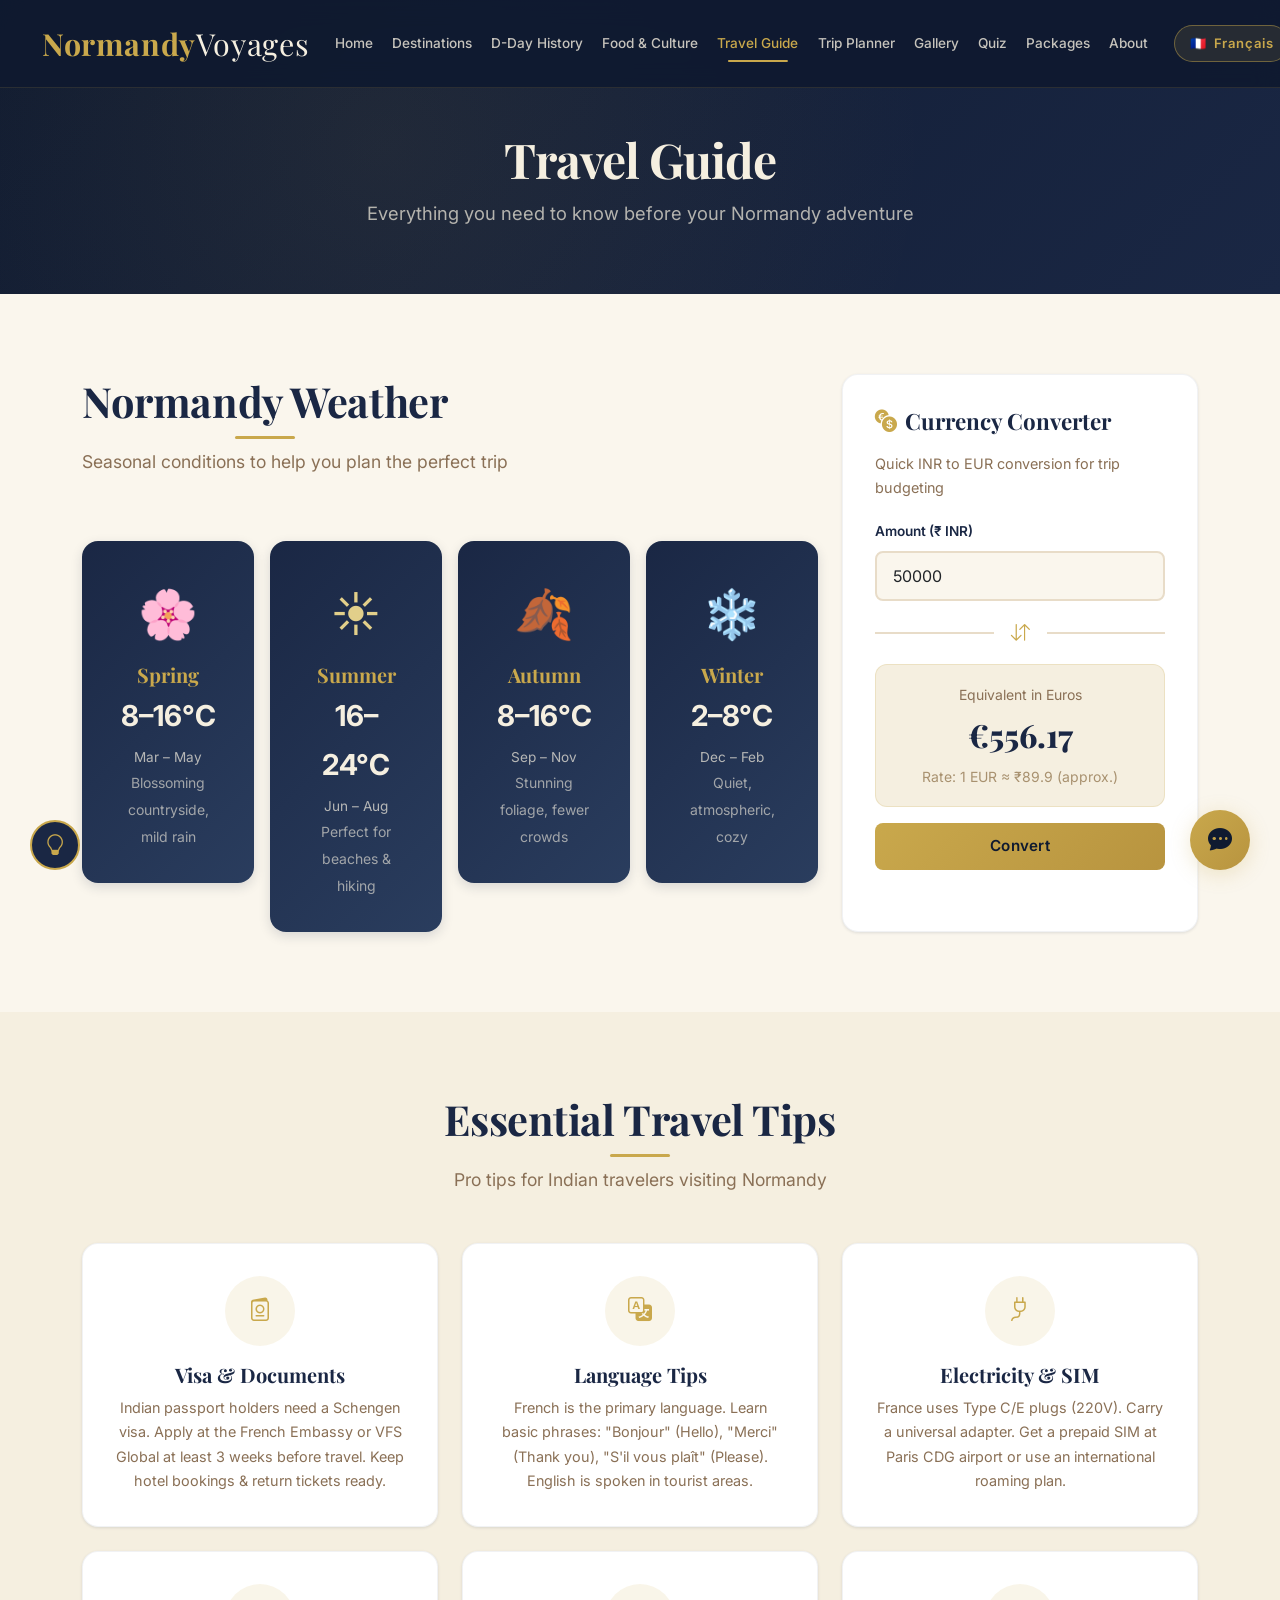
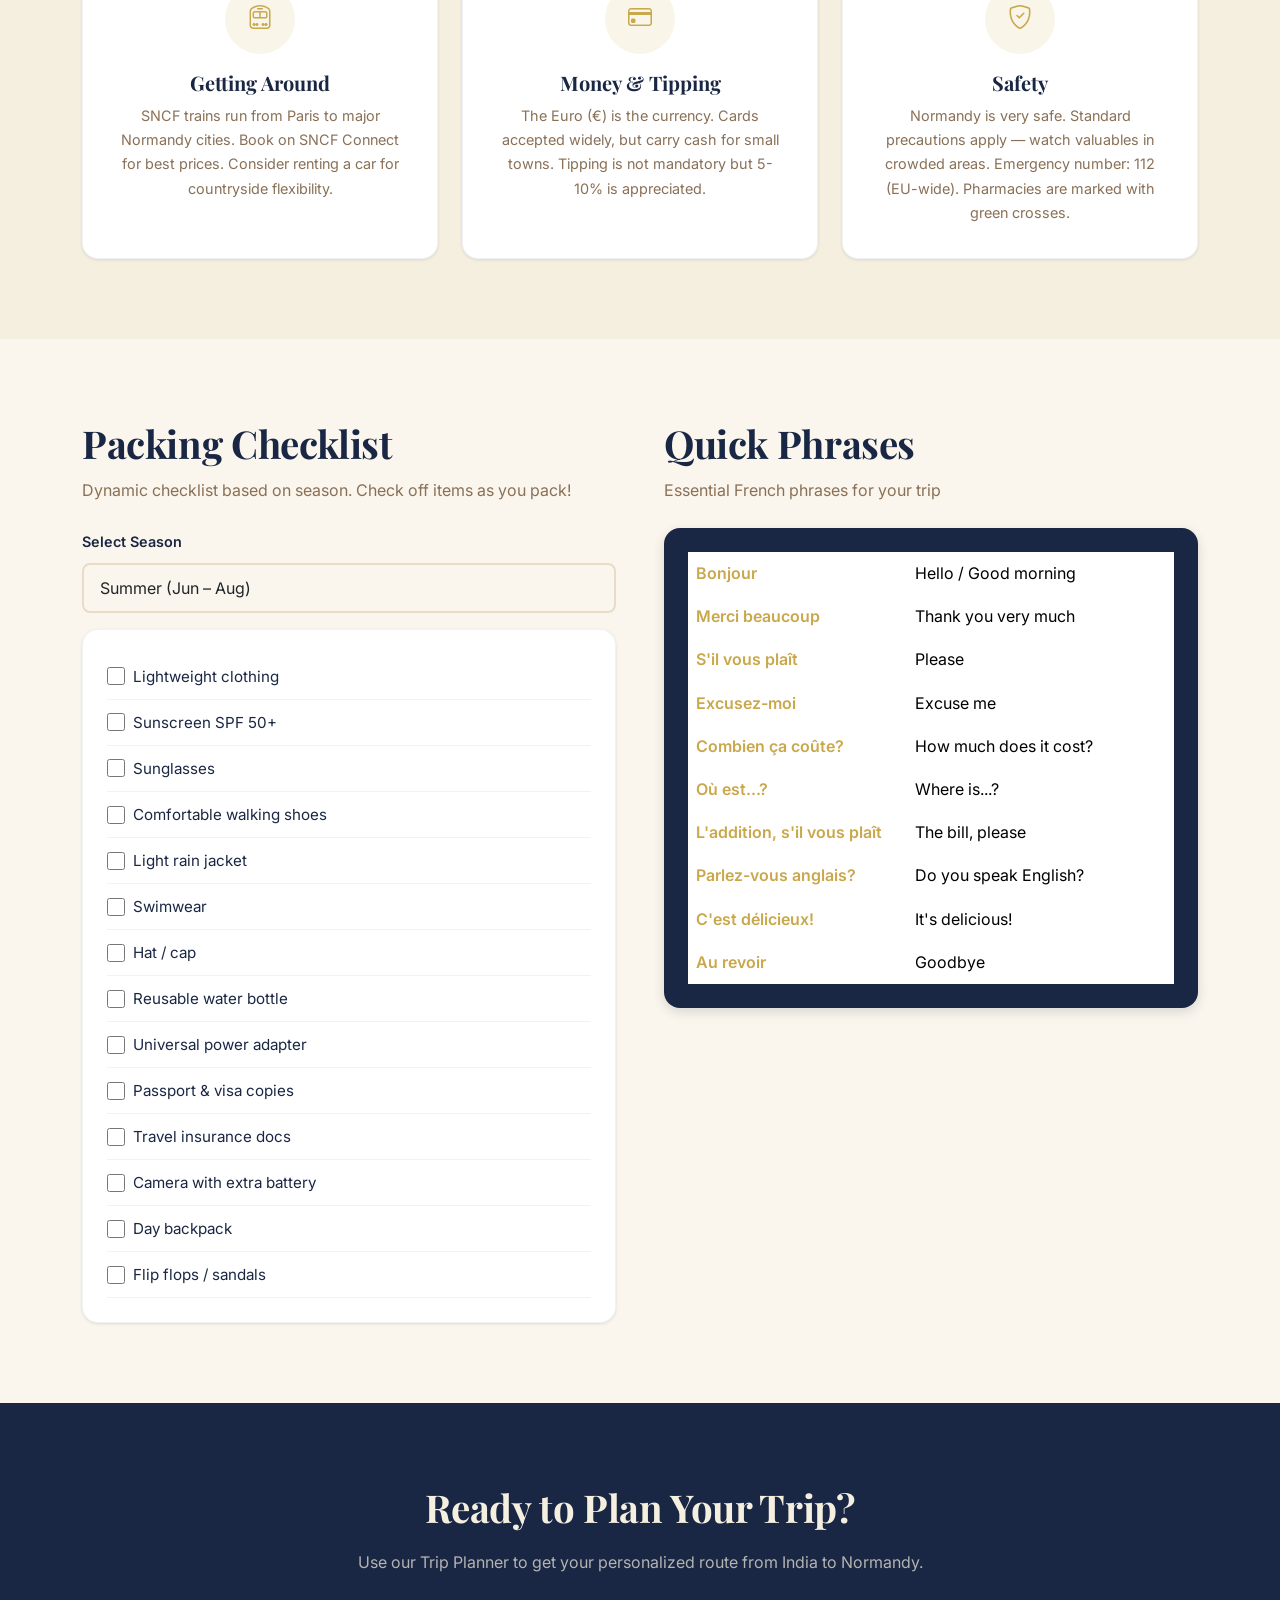
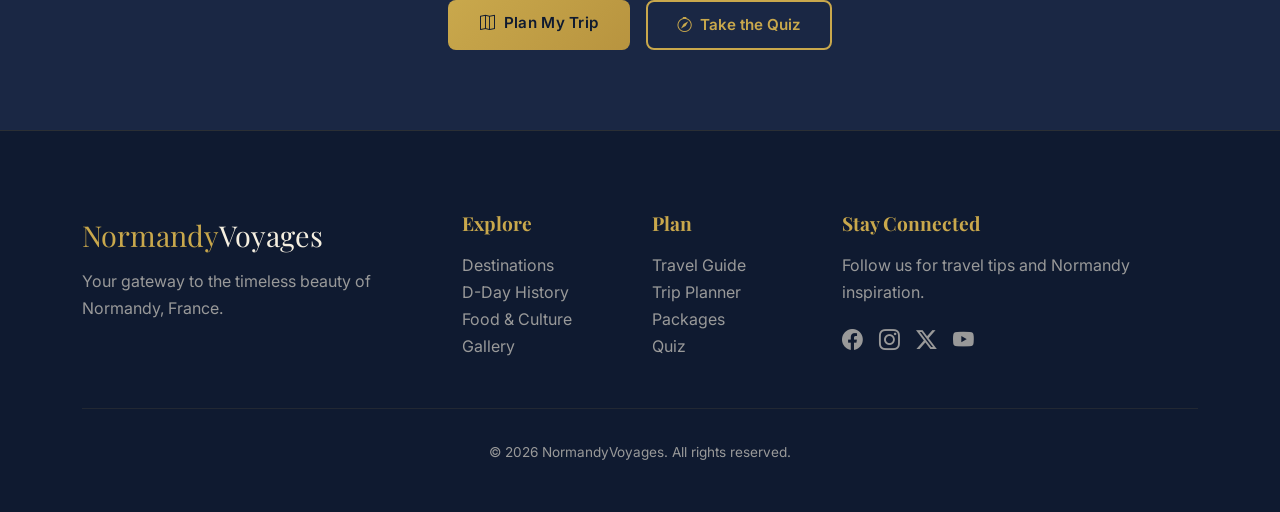
<file: guide.html>
<!DOCTYPE html>
<html lang="en">
<head>
  <meta charset="UTF-8">
  <meta name="viewport" content="width=device-width, initial-scale=1.0">
  <meta name="description" content="Your complete Normandy travel guide — weather, currency converter, packing checklist, and essential tips for an unforgettable trip from India.">
  <title>Travel Guide — NormandyVoyages</title>
  <link href="https://cdn.jsdelivr.net/npm/bootstrap@5.3.3/dist/css/bootstrap.min.css" rel="stylesheet">
  <link href="https://cdn.jsdelivr.net/npm/bootstrap-icons@1.11.3/font/bootstrap-icons.min.css" rel="stylesheet">
  <link href="https://unpkg.com/aos@2.3.4/dist/aos.css" rel="stylesheet">
  <link href="css/style.css" rel="stylesheet">
  <style>
    .lang-toggle-btn{display:flex;align-items:center;gap:.45rem;background:rgba(201,168,76,.12);border:1.5px solid rgba(201,168,76,.45);color:var(--gold);padding:.38rem .95rem;border-radius:999px;font-size:.82rem;font-weight:600;cursor:pointer;transition:all .25s ease;white-space:nowrap;margin-left:1rem;letter-spacing:.04em;font-family:var(--font-body,'Inter',sans-serif)}
    .lang-toggle-btn:hover{background:var(--gold);color:#0f1a30;border-color:var(--gold);transform:translateY(-1px);box-shadow:0 4px 14px rgba(201,168,76,.3)}
    .lang-toggle-btn.switching{animation:langPulse .35s ease}
    @keyframes langPulse{0%{transform:scale(1)}50%{transform:scale(1.12)}100%{transform:scale(1)}}
  </style></head>
<body>

  <!-- Navbar -->
  <nav class="navbar navbar-expand-lg navbar-normandy fixed-top">
    <div class="container">
      <a class="navbar-brand" href="index.html">Normandy<span>Voyages</span></a>
      <button class="navbar-toggler" type="button" data-bs-toggle="collapse" data-bs-target="#navbarNav">
        <span class="navbar-toggler-icon"></span>
      </button>
      <div class="collapse navbar-collapse" id="navbarNav">
        <ul class="navbar-nav ms-auto">
          <li class="nav-item"><a class="nav-link" href="index.html"><span data-i18n="nav-home">Home</span></a></li>
          <li class="nav-item"><a class="nav-link" href="destinations.html"><span data-i18n="nav-destinations">Destinations</span></a></li>
          <li class="nav-item"><a class="nav-link" href="history.html"><span data-i18n="nav-history">D-Day History</span></a></li>
          <li class="nav-item"><a class="nav-link" href="food.html"><span data-i18n="nav-food">Food & Culture</span></a></li>
          <li class="nav-item"><a class="nav-link active" href="guide.html"><span data-i18n="nav-guide">Travel Guide</span></a></li>
          <li class="nav-item"><a class="nav-link" href="planner.html"><span data-i18n="nav-planner">Trip Planner</span></a></li>
          <li class="nav-item"><a class="nav-link" href="gallery.html"><span data-i18n="nav-gallery">Gallery</span></a></li>
          <li class="nav-item"><a class="nav-link" href="quiz.html"><span data-i18n="nav-quiz">Quiz</span></a></li>
          <li class="nav-item"><a class="nav-link" href="package.html"><span data-i18n="nav-packages">Packages</span></a></li>
          <li class="nav-item"><a class="nav-link" href="about.html"><span data-i18n="nav-about">About</span></a></li>
        </ul>
        <button class="lang-toggle-btn" id="langToggleBtn" onclick="toggleLanguage()" title="Switch language">
          <span id="langFlag">🇫🇷</span>
          <span id="langLabel">Français</span>
        </button>
      </div>
    </div>
  </nav>

  <!-- Page Banner -->
  <section class="page-banner">
    <h1 data-aos="fade-up" data-i18n="banner-title">Travel Guide</h1>
    <p data-aos="fade-up" data-aos-delay="100" data-i18n="banner-sub">Everything you need to know before your Normandy adventure</p>
  </section>

  <!-- Weather Widget -->
  <section class="section-padding bg-cream">
    <div class="container">
      <div class="row g-4">
        <div class="col-lg-8">
          <div class="section-heading text-start" data-aos="fade-up">
            <h2 data-i18n="weather-title">Normandy Weather</h2>
            <p style="margin: 0;">Seasonal conditions to help you plan the perfect trip</p>
          </div>
          <div class="row g-3 mt-2">
            <div class="col-md-6 col-lg-3" data-aos="fade-up" data-aos-delay="100">
              <div class="weather-widget text-center">
                <div class="weather-icon">🌸</div>
                <h5 class="mt-2 mb-1" style="color: var(--gold);" data-i18n="spring">Spring</h5>
                <div class="weather-temp" style="font-size: 1.8rem;">8–16°C</div>
                <p style="font-size: 0.85rem; opacity: 0.7; margin: 0.3rem 0 0;" data-i18n="spring-months">Mar – May</p>
                <small style="opacity: 0.6;" data-i18n="spring-desc">Blossoming countryside, mild rain</small>
              </div>
            </div>
            <div class="col-md-6 col-lg-3" data-aos="fade-up" data-aos-delay="200">
              <div class="weather-widget text-center">
                <div class="weather-icon">☀️</div>
                <h5 class="mt-2 mb-1" style="color: var(--gold);" data-i18n="summer">Summer</h5>
                <div class="weather-temp" style="font-size: 1.8rem;">16–24°C</div>
                <p style="font-size: 0.85rem; opacity: 0.7; margin: 0.3rem 0 0;" data-i18n="summer-months">Jun – Aug</p>
                <small style="opacity: 0.6;" data-i18n="summer-desc">Perfect for beaches & hiking</small>
              </div>
            </div>
            <div class="col-md-6 col-lg-3" data-aos="fade-up" data-aos-delay="300">
              <div class="weather-widget text-center">
                <div class="weather-icon">🍂</div>
                <h5 class="mt-2 mb-1" style="color: var(--gold);" data-i18n="autumn">Autumn</h5>
                <div class="weather-temp" style="font-size: 1.8rem;">8–16°C</div>
                <p style="font-size: 0.85rem; opacity: 0.7; margin: 0.3rem 0 0;" data-i18n="autumn-months">Sep – Nov</p>
                <small style="opacity: 0.6;" data-i18n="autumn-desc">Stunning foliage, fewer crowds</small>
              </div>
            </div>
            <div class="col-md-6 col-lg-3" data-aos="fade-up" data-aos-delay="400">
              <div class="weather-widget text-center">
                <div class="weather-icon">❄️</div>
                <h5 class="mt-2 mb-1" style="color: var(--gold);" data-i18n="winter">Winter</h5>
                <div class="weather-temp" style="font-size: 1.8rem;">2–8°C</div>
                <p style="font-size: 0.85rem; opacity: 0.7; margin: 0.3rem 0 0;" data-i18n="winter-months">Dec – Feb</p>
                <small style="opacity: 0.6;" data-i18n="winter-desc">Quiet, atmospheric, cozy</small>
              </div>
            </div>
          </div>
        </div>

        <!-- Currency Converter -->
        <div class="col-lg-4" data-aos="fade-left">
          <div class="currency-converter h-100">
            <h4 class="mb-3" data-i18n="currency-title"><i class="bi bi-currency-exchange me-2 text-gold"></i>Currency Converter</h4>
            <p id="converterDesc" style="color: var(--brown-soft); font-size: 0.9rem;" data-i18n="currency-sub">Quick INR to EUR conversion for trip budgeting</p>
            <div class="mb-3">
              <label id="amountLabel" class="form-label" style="color: var(--navy); font-weight: 600; font-size: 0.85rem;" data-i18n="currency-label">Amount (₹ INR)</label>
              <input type="number" class="form-control" id="converterAmount" value="50000" min="0" style="border: 2px solid var(--parchment-dark); border-radius: 8px; padding: 0.7rem 1rem; background: var(--cream);">
            </div>
            <div class="d-flex align-items-center gap-3 mb-3">
              <div class="flex-grow-1" style="height: 2px; background: var(--parchment-dark);"></div>
              <button class="btn btn-link p-0" id="swapBtn" title="Swap currencies"><i class="bi bi-arrow-down-up text-gold" style="font-size: 1.2rem; cursor: pointer;"></i></button>
              <div class="flex-grow-1" style="height: 2px; background: var(--parchment-dark);"></div>
            </div>
            <div class="p-3 text-center" style="background: var(--parchment); border-radius: 12px; border: 1px solid rgba(201,168,76,0.2);">
              <small id="resultLabel" style="color: var(--brown-soft);" data-i18n="currency-equiv">Equivalent in Euros</small>
              <div id="converterResult" style="font-size: 2rem; font-weight: 800; color: var(--navy); font-family: var(--font-heading);">€556.17</div>
              <small style="color: var(--brown-light);" data-i18n="currency-rate">Rate: 1 EUR ≈ ₹89.9 (approx.)</small>
            </div>
            <button class="btn btn-gold w-100 mt-3" id="convertBtn" data-i18n="convert-btn">Convert</button>
          </div>
        </div>
      </div>
    </div>
  </section>

  <!-- Essential Tips -->
  <section class="section-padding bg-parchment">
    <div class="container">
      <div class="section-heading" data-aos="fade-up">
        <h2 data-i18n="tips-title">Essential Travel Tips</h2>
        <p data-i18n="tips-sub">Pro tips for Indian travelers visiting Normandy</p>
      </div>
      <div class="row g-4">
        <div class="col-md-6 col-lg-4" data-aos="fade-up" data-aos-delay="100">
          <div class="feature-icon-box h-100">
            <div class="icon-circle"><i class="bi bi-passport"></i></div>
            <h5 data-i18n="t1-h">Visa & Documents</h5>
            <p data-i18n="t1-p">Indian passport holders need a Schengen visa. Apply at the French Embassy or VFS Global at least 3 weeks before travel. Keep hotel bookings & return tickets ready.</p>
          </div>
        </div>
        <div class="col-md-6 col-lg-4" data-aos="fade-up" data-aos-delay="200">
          <div class="feature-icon-box h-100">
            <div class="icon-circle"><i class="bi bi-translate"></i></div>
            <h5 data-i18n="t2-h">Language Tips</h5>
            <p data-i18n="t2-p">French is the primary language. Learn basic phrases: "Bonjour" (Hello), "Merci" (Thank you), "S'il vous plaît" (Please). English is spoken in tourist areas.</p>
          </div>
        </div>
        <div class="col-md-6 col-lg-4" data-aos="fade-up" data-aos-delay="300">
          <div class="feature-icon-box h-100">
            <div class="icon-circle"><i class="bi bi-plug"></i></div>
            <h5 data-i18n="t3-h">Electricity & SIM</h5>
            <p data-i18n="t3-p">France uses Type C/E plugs (220V). Carry a universal adapter. Get a prepaid SIM at Paris CDG airport or use an international roaming plan.</p>
          </div>
        </div>
        <div class="col-md-6 col-lg-4" data-aos="fade-up" data-aos-delay="100">
          <div class="feature-icon-box h-100">
            <div class="icon-circle"><i class="bi bi-train-front"></i></div>
            <h5 data-i18n="t4-h">Getting Around</h5>
            <p data-i18n="t4-p">SNCF trains run from Paris to major Normandy cities. Book on SNCF Connect for best prices. Consider renting a car for countryside flexibility.</p>
          </div>
        </div>
        <div class="col-md-6 col-lg-4" data-aos="fade-up" data-aos-delay="200">
          <div class="feature-icon-box h-100">
            <div class="icon-circle"><i class="bi bi-credit-card"></i></div>
            <h5 data-i18n="t5-h">Money & Tipping</h5>
            <p data-i18n="t5-p">The Euro (€) is the currency. Cards accepted widely, but carry cash for small towns. Tipping is not mandatory but 5-10% is appreciated.</p>
          </div>
        </div>
        <div class="col-md-6 col-lg-4" data-aos="fade-up" data-aos-delay="300">
          <div class="feature-icon-box h-100">
            <div class="icon-circle"><i class="bi bi-shield-check"></i></div>
            <h5 data-i18n="t6-h">Safety</h5>
            <p data-i18n="t6-p">Normandy is very safe. Standard precautions apply — watch valuables in crowded areas. Emergency number: 112 (EU-wide). Pharmacies are marked with green crosses.</p>
          </div>
        </div>
      </div>
    </div>
  </section>

  <!-- Packing Checklist -->
  <section class="section-padding bg-cream">
    <div class="container">
      <div class="row g-5">
        <div class="col-lg-6" data-aos="fade-right">
          <h2 class="mb-2" data-i18n="pack-title">Packing Checklist</h2>
          <p style="color: var(--brown-soft); margin-bottom: 1.5rem;">Dynamic checklist based on season. Check off items as you pack!</p>

          <div class="mb-3">
            <label class="form-label" style="font-weight: 600; color: var(--navy); font-size: 0.9rem;" data-i18n="pack-label">Select Season</label>
            <select class="form-select" id="seasonSelect" style="border: 2px solid var(--parchment-dark); border-radius: 8px; padding: 0.7rem 1rem; background: var(--cream);">
              <option value="summer" data-i18n="opt-summer">Summer (Jun – Aug)</option>
              <option value="spring" data-i18n="opt-spring">Spring (Mar – May)</option>
              <option value="autumn" data-i18n="opt-autumn">Autumn (Sep – Nov)</option>
              <option value="winter" data-i18n="opt-winter">Winter (Dec – Feb)</option>
            </select>
          </div>

          <div id="packingList" style="background: var(--white); border-radius: 16px; padding: 1.5rem; box-shadow: var(--shadow-sm); border: 1px solid rgba(26,39,68,0.06);"></div>
        </div>

        <div class="col-lg-6" data-aos="fade-left">
          <h2 class="mb-2" data-i18n="phrases-title">Quick Phrases</h2>
          <p style="color: var(--brown-soft); margin-bottom: 1.5rem;">Essential French phrases for your trip</p>
          <div style="background: var(--navy); border-radius: 16px; padding: 1.5rem; box-shadow: var(--shadow-md);">
            <table class="table table-borderless mb-0">
              <tbody>
                <tr>
                  <td style="color: var(--gold); font-weight: 600; width: 45%;">Bonjour</td>
                  <td style="color: black;">Hello / Good morning</td>
                </tr>
                <tr>
                  <td style="color: var(--gold); font-weight: 600;">Merci beaucoup</td>
                  <td style="color: black;">Thank you very much</td>
                </tr>
                <tr>
                  <td style="color: var(--gold); font-weight: 600;">S'il vous plaît</td>
                  <td style="color: black;">Please</td>
                </tr>
                <tr>
                  <td style="color: var(--gold); font-weight: 600;">Excusez-moi</td>
                  <td style="color: black;">Excuse me</td>
                </tr>
                <tr>
                  <td style="color: var(--gold); font-weight: 600;">Combien ça coûte?</td>
                  <td style="color: black;">How much does it cost?</td>
                </tr>
                <tr>
                  <td style="color: var(--gold); font-weight: 600;">Où est...?</td>
                  <td style="color: black;">Where is...?</td>
                </tr>
                <tr>
                  <td style="color: var(--gold); font-weight: 600;">L'addition, s'il vous plaît</td>
                  <td style="color: black;">The bill, please</td>
                </tr>
                <tr>
                  <td style="color: var(--gold); font-weight: 600;">Parlez-vous anglais?</td>
                  <td style="color: black;">Do you speak English?</td>
                </tr>
                <tr>
                  <td style="color: var(--gold); font-weight: 600;">C'est délicieux!</td>
                  <td style="color: black;">It's delicious!</td>
                </tr>
                <tr>
                  <td style="color: var(--gold); font-weight: 600;">Au revoir</td>
                  <td style="color: black;">Goodbye</td>
                </tr>
              </tbody>
            </table>
          </div>
        </div>
      </div>
    </div>
  </section>

  <!-- CTA -->
  <section class="section-padding bg-navy text-center">
    <div class="container" data-aos="fade-up">
      <h2 class="text-parchment mb-3" data-i18n="cta-title">Ready to Plan Your Trip?</h2>
      <p class="text-parchment mb-4" style="opacity: 0.7;">Use our Trip Planner to get your personalized route from India to Normandy.</p>
      <div class="d-flex gap-3 justify-content-center flex-wrap">
        <a href="planner.html" class="btn btn-gold"><i class="bi bi-map me-1"></i> Plan My Trip</a>
        <a href="quiz.html" class="btn btn-outline-gold"><i class="bi bi-compass me-1"></i> Take the Quiz</a>
      </div>
    </div>
  </section>

  <!-- Footer -->
  <footer class="footer">
    <div class="container">
      <div class="row g-4">
        <div class="col-lg-4 col-md-6">
          <div class="footer-brand">Normandy<span style="color: var(--parchment); font-weight: 400;">Voyages</span></div>
          <p data-i18n="footer-tagline-short">Your gateway to the timeless beauty of Normandy, France.</p>
        </div>
        <div class="col-lg-2 col-md-6">
          <h5 data-i18n="footer-explore">Explore</h5>
          <ul class="list-unstyled">
            <li><a href="destinations.html" data-i18n="fl-dest">Destinations</a></li>
            <li><a href="history.html" data-i18n="fl-hist">D-Day History</a></li>
            <li><a href="food.html">Food & Culture</a></li>
            <li><a href="gallery.html" data-i18n="fl-gal">Gallery</a></li>
          </ul>
        </div>
        <div class="col-lg-2 col-md-6">
          <h5 data-i18n="footer-plan">Plan</h5>
          <ul class="list-unstyled">
            <li><a href="guide.html" data-i18n="fl-guide">Travel Guide</a></li>
            <li><a href="planner.html" data-i18n="fl-plan">Trip Planner</a></li>
            <li><a href="package.html" data-i18n="fl-pkg">Packages</a></li>
            <li><a href="quiz.html" data-i18n="fl-quiz">Quiz</a></li>
          </ul>
        </div>
        <div class="col-lg-4 col-md-6">
          <h5 data-i18n="footer-connect">Stay Connected</h5>
          <p data-i18n="footer-connect-sub">Follow us for travel tips and Normandy inspiration.</p>
          <div class="d-flex gap-3 mt-2">
            <a href="https://www.facebook.com/normandytourisme" style="font-size:1.3rem;" target="_blank" rel="noopener noreferrer"><i class="bi bi-facebook"></i></a>
            <a href="https://www.instagram.com/normandytourisme" style="font-size:1.3rem;" target="_blank" rel="noopener noreferrer"><i class="bi bi-instagram"></i></a>
            <a href="https://twitter.com/NormandieTour" style="font-size:1.3rem;" target="_blank" rel="noopener noreferrer"><i class="bi bi-twitter-x"></i></a>
            <a href="https://www.youtube.com/channel/UCPiyIE62BsBEbZt8334CrMg/videos" style="font-size:1.3rem;" target="_blank" rel="noopener noreferrer"><i class="bi bi-youtube"></i></a>
          </div>
        </div>
      </div>
      <div class="footer-divider"></div>
      <div class="footer-bottom">
        <p data-i18n="footer-copy">&copy; 2026 NormandyVoyages. All rights reserved.</p>
      </div>
    </div>
  </footer>

  <button class="surprise-btn" id="surpriseBtn" aria-label="Fun fact"><i class="bi bi-lightbulb"></i></button>

  <script src="https://cdn.jsdelivr.net/npm/bootstrap@5.3.3/dist/js/bootstrap.bundle.min.js"></script>
  <script src="https://unpkg.com/aos@2.3.4/dist/aos.js"></script>
  <script src="js/app.js"></script>
  <script src="js/chatbot.js"></script>

  <script>
    // Currency Converter
    let isInrToEur = true;
    const rate = 89.9;

    function updateConversion() {
      const amount = parseFloat(document.getElementById('converterAmount').value) || 0;
      const resultEl = document.getElementById('converterResult');
      
      if (isInrToEur) {
        const eur = (amount / rate).toFixed(2);
        resultEl.textContent = '€' + Number(eur).toLocaleString();
      } else {
        const inr = Math.round(amount * rate);
        resultEl.textContent = '₹' + inr.toLocaleString('en-IN');
      }
    }

    document.getElementById('swapBtn').addEventListener('click', () => {
      isInrToEur = !isInrToEur;
      const amountInput = document.getElementById('converterAmount');
      const amountLabel = document.getElementById('amountLabel');
      const resultLabel = document.getElementById('resultLabel');
      const descLabel = document.getElementById('converterDesc');
      const swapIcon = document.querySelector('#swapBtn i');

      if (isInrToEur) {
        descLabel.textContent = "Quick INR to EUR conversion for trip budgeting";
        descLabel.setAttribute("data-i18n", "currency-sub");
        amountLabel.textContent = "Amount (₹ INR)";
        amountLabel.setAttribute("data-i18n", "currency-label");
        amountInput.value = "50000";
        resultLabel.textContent = "Equivalent in Euros";
        resultLabel.setAttribute("data-i18n", "currency-equiv");
        swapIcon.style.transform = "rotate(0deg)";
      } else {
        descLabel.textContent = "Quick EUR to INR conversion for trip budgeting";
        descLabel.setAttribute("data-i18n", "currency-sub-eur");
        amountLabel.textContent = "Amount (€ EUR)";
        amountLabel.setAttribute("data-i18n", "currency-label-eur");
        amountInput.value = "500";
        resultLabel.textContent = "Equivalent in INR";
        resultLabel.setAttribute("data-i18n", "currency-equiv-inr");
        swapIcon.style.transform = "rotate(180deg)";
      }
      updateConversion();
      if(typeof applyLang === 'function') applyLang(currentLang);
    });

    document.getElementById('convertBtn').addEventListener('click', updateConversion);

    // Packing Checklist
    const packingItems = {
      summer: [
        "Lightweight clothing", "Sunscreen SPF 50+", "Sunglasses", "Comfortable walking shoes",
        "Light rain jacket", "Swimwear", "Hat / cap", "Reusable water bottle",
        "Universal power adapter", "Passport & visa copies", "Travel insurance docs",
        "Camera with extra battery", "Day backpack", "Flip flops / sandals"
      ],
      spring: [
        "Layers (jackets + light sweaters)", "Waterproof jacket", "Umbrella",
        "Comfortable walking shoes", "Jeans / trousers", "Light scarf",
        "Universal power adapter", "Passport & visa copies", "Travel insurance docs",
        "Camera", "Day backpack", "Allergy medication (pollen season)"
      ],
      autumn: [
        "Warm layers & sweaters", "Waterproof jacket", "Umbrella", "Sturdy walking shoes",
        "Warm socks", "Light gloves", "Scarf", "Universal power adapter",
        "Passport & visa copies", "Travel insurance docs", "Camera",
        "Day backpack", "Moisturizer (drier air)"
      ],
      winter: [
        "Heavy winter coat", "Thermal underwear", "Warm sweaters", "Waterproof boots",
        "Thick socks", "Gloves & beanie", "Warm scarf", "Umbrella",
        "Universal power adapter", "Passport & visa copies", "Travel insurance docs",
        "Camera", "Hand warmers", "Lip balm & moisturizer"
      ]
    };

    function renderChecklist(season) {
      const list = document.getElementById('packingList');
      const items = packingItems[season] || packingItems.summer;
      const saved = JSON.parse(localStorage.getItem('packingChecked_' + season) || '[]');

      list.innerHTML = items.map((item, i) => `
        <div class="checklist-item">
          <input type="checkbox" id="pack_${i}" ${saved.includes(i) ? 'checked' : ''} onchange="togglePack('${season}', ${i}, this.checked)">
          <label for="pack_${i}">${item}</label>
        </div>
      `).join('');
    }

    window.togglePack = function(season, index, checked) {
      const key = 'packingChecked_' + season;
      let saved = JSON.parse(localStorage.getItem(key) || '[]');
      if (checked && !saved.includes(index)) saved.push(index);
      else saved = saved.filter(i => i !== index);
      localStorage.setItem(key, JSON.stringify(saved));
    };

    document.getElementById('seasonSelect').addEventListener('change', (e) => {
      renderChecklist(e.target.value);
    });

    renderChecklist('summer');
  </script>
  <script src="js/i18n.js?v=1.1"></script>
</body>
</html>
</file>
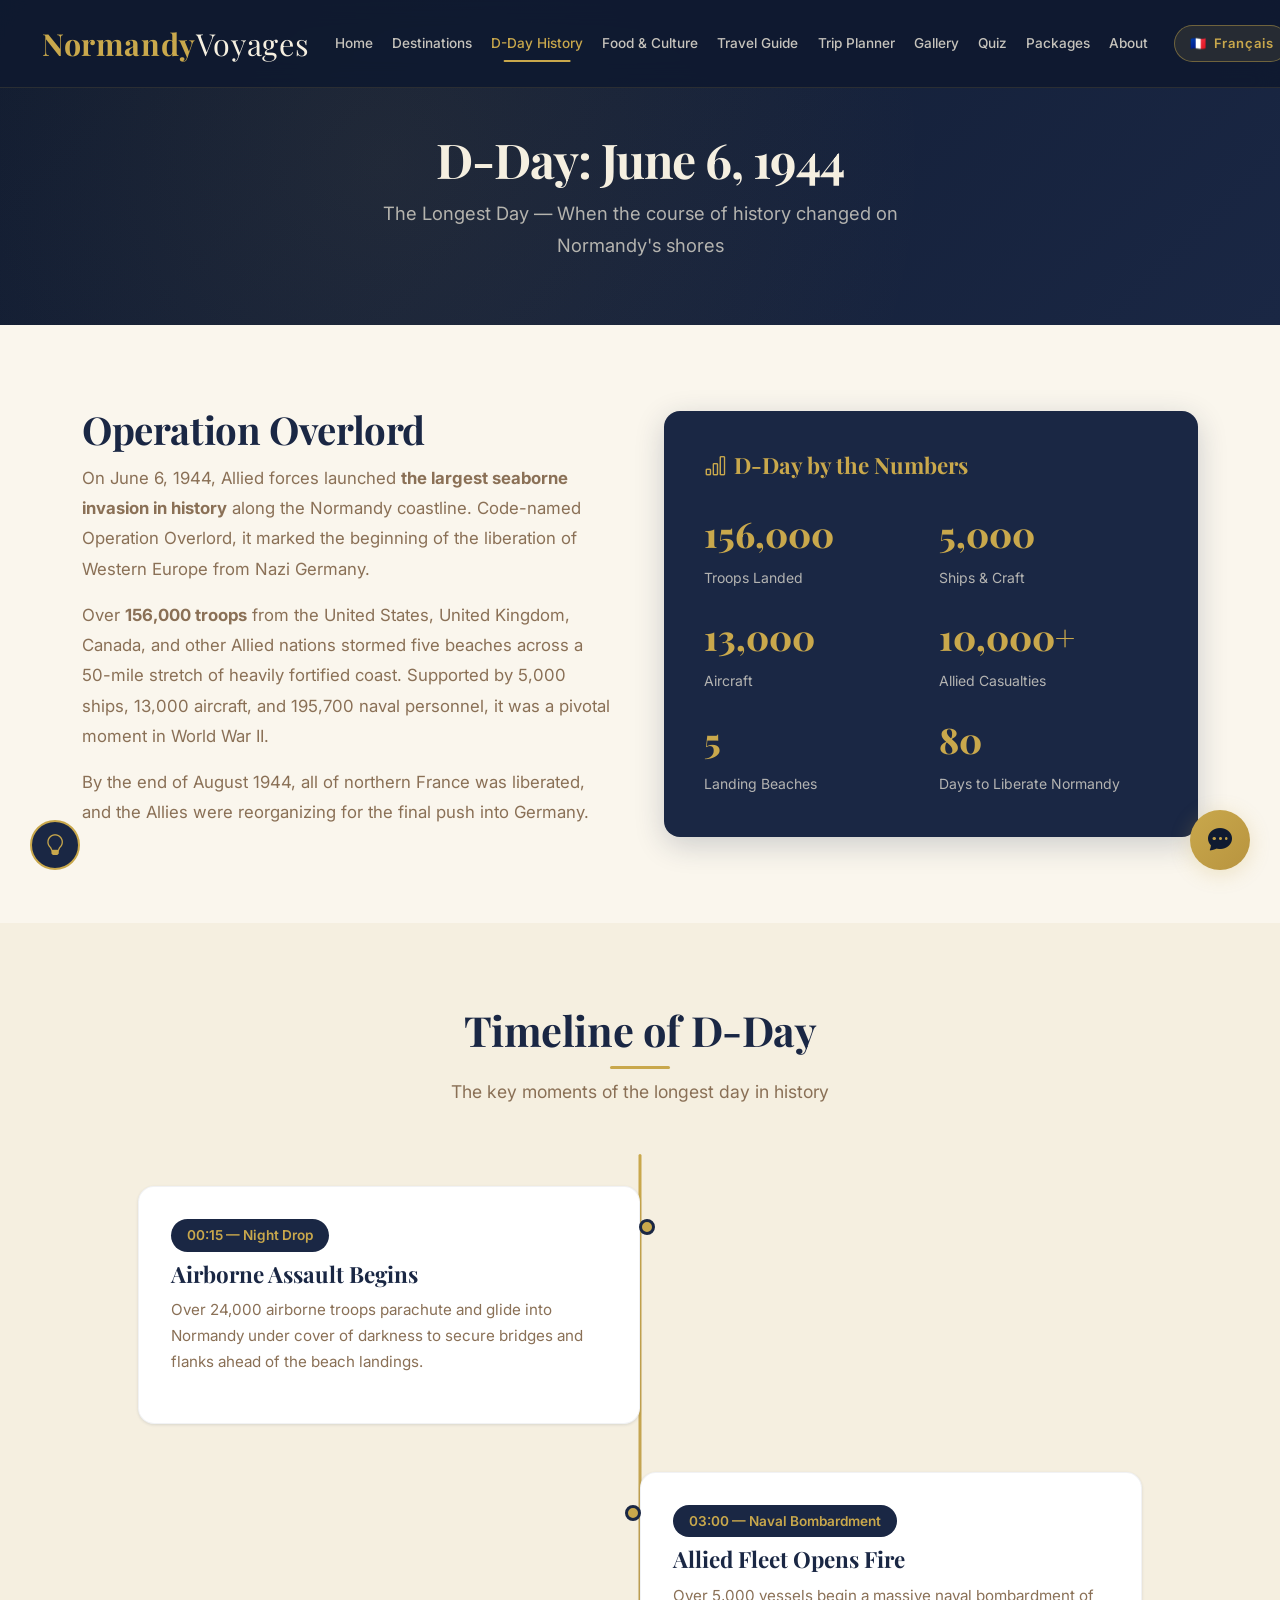
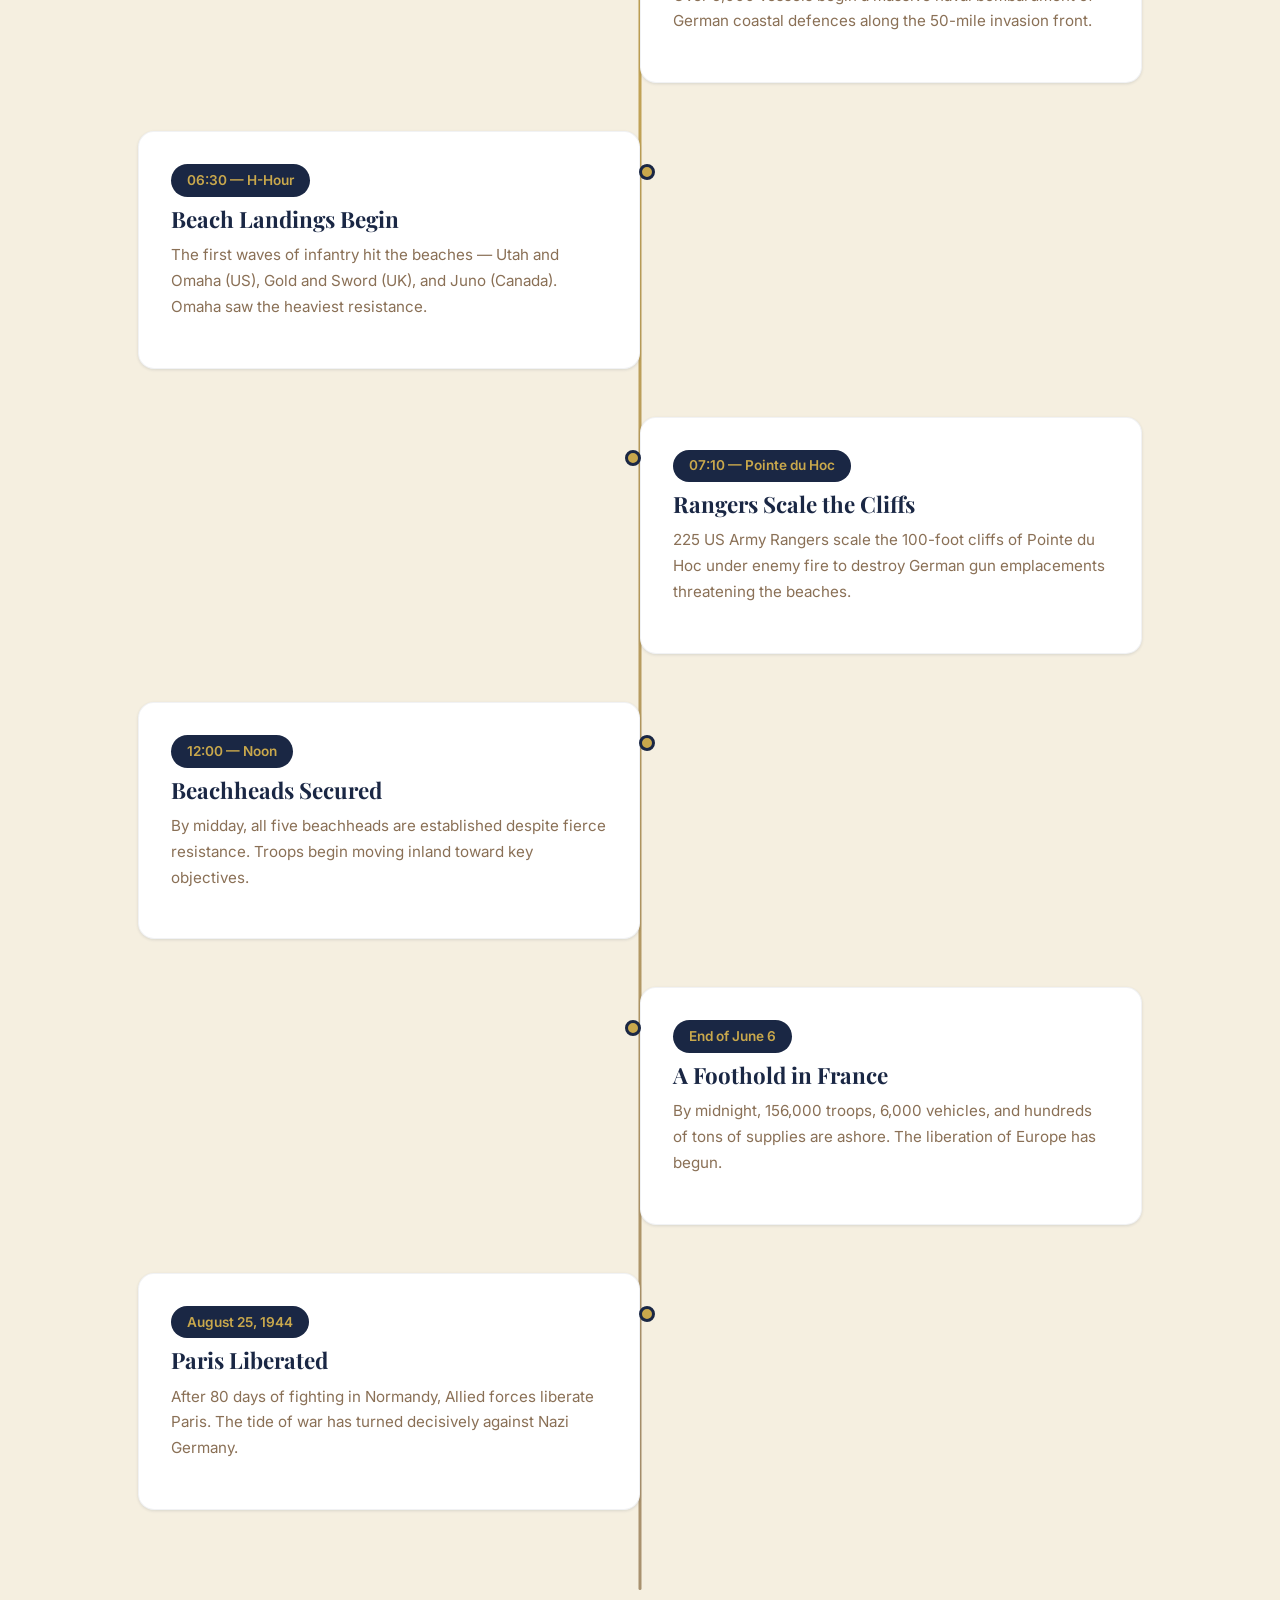
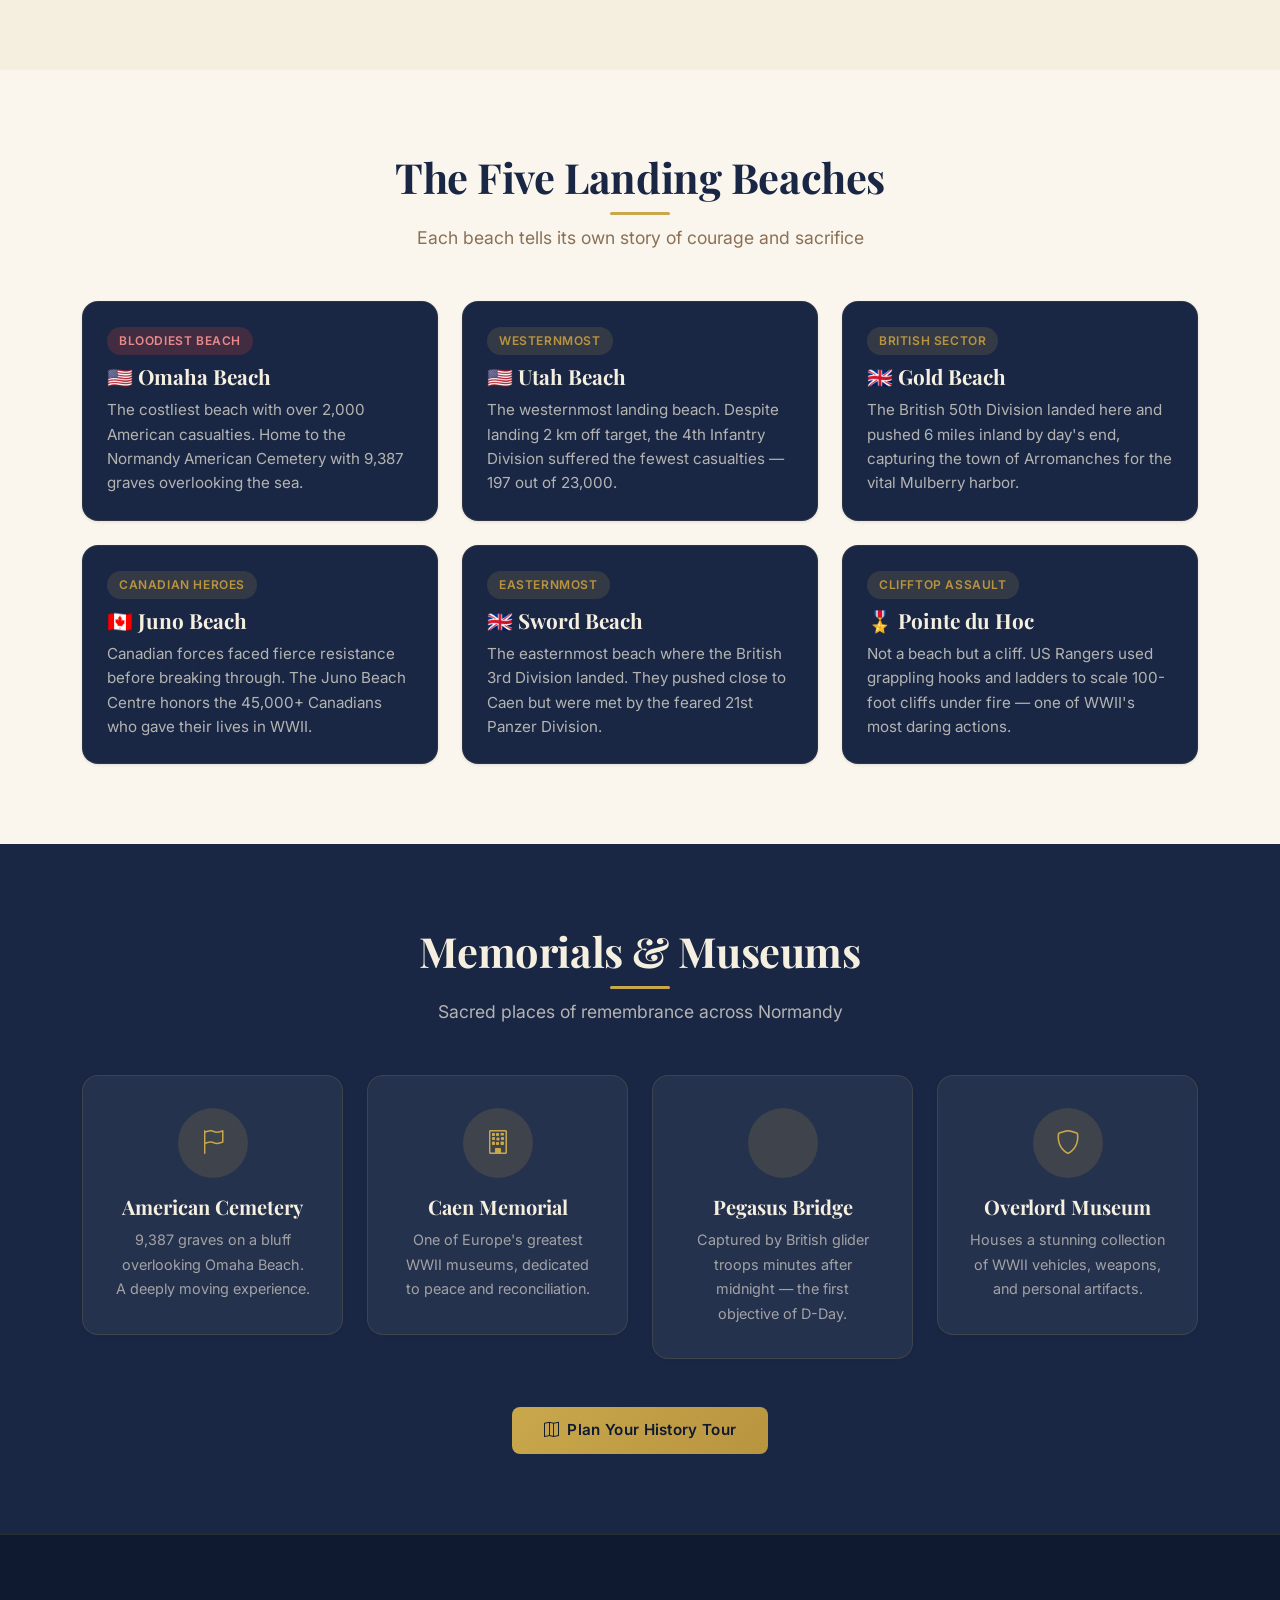
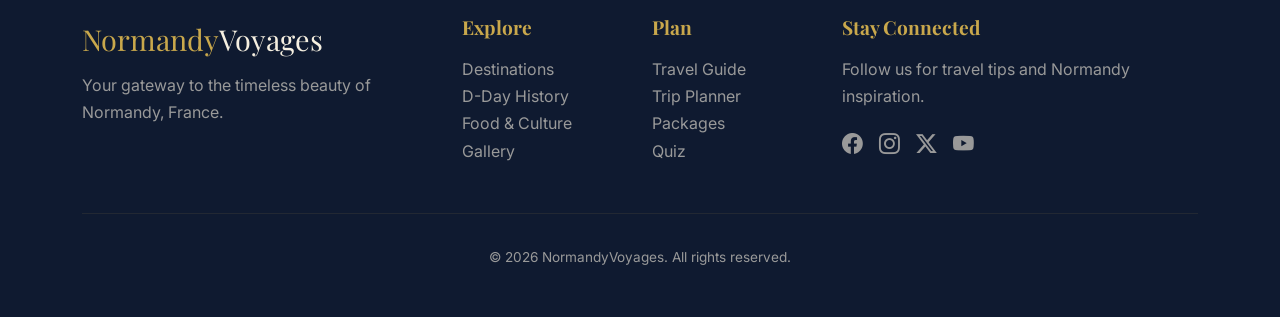
<file: history.html>
<!DOCTYPE html>
<html lang="en">
<head>
  <meta charset="UTF-8">
  <meta name="viewport" content="width=device-width, initial-scale=1.0">
  <meta name="description" content="Explore the D-Day history of Normandy � June 6, 1944. Learn about Operation Overlord, the five landing beaches, and the memorials honoring the fallen.">
  <title>D-Day History � NormandyVoyages</title>
  <link href="https://cdn.jsdelivr.net/npm/bootstrap@5.3.3/dist/css/bootstrap.min.css" rel="stylesheet">
  <link href="https://cdn.jsdelivr.net/npm/bootstrap-icons@1.11.3/font/bootstrap-icons.min.css" rel="stylesheet">
  <link href="https://unpkg.com/aos@2.3.4/dist/aos.css" rel="stylesheet">
  <link href="css/style.css" rel="stylesheet">
  <style>
    .lang-toggle-btn{display:flex;align-items:center;gap:.45rem;background:rgba(201,168,76,.12);border:1.5px solid rgba(201,168,76,.45);color:var(--gold);padding:.38rem .95rem;border-radius:999px;font-size:.82rem;font-weight:600;cursor:pointer;transition:all .25s ease;white-space:nowrap;margin-left:1rem;letter-spacing:.04em;font-family:var(--font-body,'Inter',sans-serif)}
    .lang-toggle-btn:hover{background:var(--gold);color:#0f1a30;border-color:var(--gold);transform:translateY(-1px);box-shadow:0 4px 14px rgba(201,168,76,.3)}
    .lang-toggle-btn.switching{animation:langPulse .35s ease}
    @keyframes langPulse{0%{transform:scale(1)}50%{transform:scale(1.12)}100%{transform:scale(1)}}
  </style></head>
<body>

  <!-- Navbar -->
  <nav class="navbar navbar-expand-lg navbar-normandy fixed-top">
    <div class="container">
      <a class="navbar-brand" href="index.html">Normandy<span>Voyages</span></a>
      <button class="navbar-toggler" type="button" data-bs-toggle="collapse" data-bs-target="#navbarNav">
        <span class="navbar-toggler-icon"></span>
      </button>
      <div class="collapse navbar-collapse" id="navbarNav">
        <ul class="navbar-nav ms-auto">
          <li class="nav-item"><a class="nav-link" href="index.html"><span data-i18n="nav-home">Home</span></a></li>
          <li class="nav-item"><a class="nav-link" href="destinations.html"><span data-i18n="nav-destinations">Destinations</span></a></li>
          <li class="nav-item"><a class="nav-link active" href="history.html"><span data-i18n="nav-history">D-Day History</span></a></li>
          <li class="nav-item"><a class="nav-link" href="food.html"><span data-i18n="nav-food">Food & Culture</span></a></li>
          <li class="nav-item"><a class="nav-link" href="guide.html"><span data-i18n="nav-guide">Travel Guide</span></a></li>
          <li class="nav-item"><a class="nav-link" href="planner.html"><span data-i18n="nav-planner">Trip Planner</span></a></li>
          <li class="nav-item"><a class="nav-link" href="gallery.html"><span data-i18n="nav-gallery">Gallery</span></a></li>
          <li class="nav-item"><a class="nav-link" href="quiz.html"><span data-i18n="nav-quiz">Quiz</span></a></li>
          <li class="nav-item"><a class="nav-link" href="package.html"><span data-i18n="nav-packages">Packages</span></a></li>
          <li class="nav-item"><a class="nav-link" href="about.html"><span data-i18n="nav-about">About</span></a></li>
        </ul>
        <button class="lang-toggle-btn" id="langToggleBtn" onclick="toggleLanguage()" title="Switch language">
          <span id="langFlag">????</span>
          <span id="langLabel">Fran�ais</span>
        </button>
      </div>
    </div>
  </nav>

  <!-- Page Banner -->
  <section class="page-banner">
    <h1 data-aos="fade-up" data-i18n="banner-title">D-Day: June 6, 1944</h1>
    <p data-aos="fade-up" data-aos-delay="100" data-i18n="banner-sub">The Longest Day � When the course of history changed on Normandy's shores</p>
  </section>

  <!-- Intro -->
  <section class="section-padding bg-cream">
    <div class="container">
      <div class="row align-items-center g-5">
        <div class="col-lg-6" data-aos="fade-right">
          <h2 data-i18n="op-title">Operation Overlord</h2>
          <p style="color: var(--brown-soft); font-size: 1.05rem; line-height: 1.8;" data-i18n="op-p1">On June 6, 1944, Allied forces launched <strong>the largest seaborne invasion in history</strong> along the Normandy coastline. Code-named Operation Overlord, it marked the beginning of the liberation of Western Europe from Nazi Germany.
          </p>
          <p style="color: var(--brown-soft); font-size: 1.05rem; line-height: 1.8;" data-i18n="op-p2">Over <strong>156,000 troops</strong> from the United States, United Kingdom, Canada, and other Allied nations stormed five beaches across a 50-mile stretch of heavily fortified coast. Supported by 5,000 ships, 13,000 aircraft, and 195,700 naval personnel, it was a pivotal moment in World War II.
          </p>
          <p style="color: var(--brown-soft); font-size: 1.05rem; line-height: 1.8;" data-i18n="op-p3">By the end of August 1944, all of northern France was liberated, and the Allies were reorganizing for the final push into Germany.
          </p>
        </div>
        <div class="col-lg-6" data-aos="fade-left">
          <div style="background: var(--navy); border-radius: 16px; padding: 2.5rem; color: var(--parchment); box-shadow: var(--shadow-lg);">
            <h4 class="text-gold mb-4" data-i18n="stats-box"><i class="bi bi-bar-chart me-2"></i>D-Day by the Numbers</h4>
            <div class="row g-3">
              <div class="col-6">
                <div style="font-size: 2.2rem; font-weight: 800; color: var(--gold); font-family: var(--font-heading);">156,000</div>
                <small style="opacity: 0.7;" data-i18n="st-troops">Troops Landed</small>
              </div>
              <div class="col-6">
                <div style="font-size: 2.2rem; font-weight: 800; color: var(--gold); font-family: var(--font-heading);">5,000</div>
                <small style="opacity: 0.7;">Ships & Craft</small>
              </div>
              <div class="col-6">
                <div style="font-size: 2.2rem; font-weight: 800; color: var(--gold); font-family: var(--font-heading);">13,000</div>
                <small style="opacity: 0.7;" data-i18n="st-aircraft">Aircraft</small>
              </div>
              <div class="col-6">
                <div style="font-size: 2.2rem; font-weight: 800; color: var(--gold); font-family: var(--font-heading);">10,000+</div>
                <small style="opacity: 0.7;" data-i18n="st-cas">Allied Casualties</small>
              </div>
              <div class="col-6">
                <div style="font-size: 2.2rem; font-weight: 800; color: var(--gold); font-family: var(--font-heading);">5</div>
                <small style="opacity: 0.7;" data-i18n="st-beaches">Landing Beaches</small>
              </div>
              <div class="col-6">
                <div style="font-size: 2.2rem; font-weight: 800; color: var(--gold); font-family: var(--font-heading);">80</div>
                <small style="opacity: 0.7;" data-i18n="st-days">Days to Liberate Normandy</small>
              </div>
            </div>
          </div>
        </div>
      </div>
    </div>
  </section>

  <!-- Timeline -->
  <section class="section-padding bg-parchment">
    <div class="container">
      <div class="section-heading" data-aos="fade-up">
        <h2 data-i18n="tl-title">Timeline of D-Day</h2>
        <p data-i18n="tl-sub">The key moments of the longest day in history</p>
      </div>

      <div class="timeline">
        <div class="timeline-item" data-aos="fade-right">
          <div class="timeline-dot"></div>
          <span class="timeline-date" data-i18n="tl1-date">00:15 � Night Drop</span>
          <h4 data-i18n="tl1-h">Airborne Assault Begins</h4>
          <p data-i18n="tl1-p">Over 24,000 airborne troops parachute and glide into Normandy under cover of darkness to secure bridges and flanks ahead of the beach landings.</p>
        </div>

        <div class="timeline-item" data-aos="fade-left">
          <div class="timeline-dot"></div>
          <span class="timeline-date" data-i18n="tl2-date">03:00 � Naval Bombardment</span>
          <h4 data-i18n="tl2-h">Allied Fleet Opens Fire</h4>
          <p data-i18n="tl2-p">Over 5,000 vessels begin a massive naval bombardment of German coastal defences along the 50-mile invasion front.</p>
        </div>

        <div class="timeline-item" data-aos="fade-right">
          <div class="timeline-dot"></div>
          <span class="timeline-date" data-i18n="tl3-date">06:30 � H-Hour</span>
          <h4 data-i18n="tl3-h">Beach Landings Begin</h4>
          <p data-i18n="tl3-p">The first waves of infantry hit the beaches � Utah and Omaha (US), Gold and Sword (UK), and Juno (Canada). Omaha saw the heaviest resistance.</p>
        </div>

        <div class="timeline-item" data-aos="fade-left">
          <div class="timeline-dot"></div>
          <span class="timeline-date" data-i18n="tl4-date">07:10 � Pointe du Hoc</span>
          <h4 data-i18n="tl4-h">Rangers Scale the Cliffs</h4>
          <p data-i18n="tl4-p">225 US Army Rangers scale the 100-foot cliffs of Pointe du Hoc under enemy fire to destroy German gun emplacements threatening the beaches.</p>
        </div>

        <div class="timeline-item" data-aos="fade-right">
          <div class="timeline-dot"></div>
          <span class="timeline-date" data-i18n="tl5-date">12:00 � Noon</span>
          <h4 data-i18n="tl5-h">Beachheads Secured</h4>
          <p data-i18n="tl5-p">By midday, all five beachheads are established despite fierce resistance. Troops begin moving inland toward key objectives.</p>
        </div>

        <div class="timeline-item" data-aos="fade-left">
          <div class="timeline-dot"></div>
          <span class="timeline-date" data-i18n="tl6-date">End of June 6</span>
          <h4 data-i18n="tl6-h">A Foothold in France</h4>
          <p data-i18n="tl6-p">By midnight, 156,000 troops, 6,000 vehicles, and hundreds of tons of supplies are ashore. The liberation of Europe has begun.</p>
        </div>

        <div class="timeline-item" data-aos="fade-right">
          <div class="timeline-dot"></div>
          <span class="timeline-date" data-i18n="tl7-date">August 25, 1944</span>
          <h4 data-i18n="tl7-h">Paris Liberated</h4>
          <p data-i18n="tl7-p">After 80 days of fighting in Normandy, Allied forces liberate Paris. The tide of war has turned decisively against Nazi Germany.</p>
        </div>
      </div>
    </div>
  </section>

  <!-- Five Beaches -->
  <section class="section-padding bg-cream">
    <div class="container">
      <div class="section-heading" data-aos="fade-up">
        <h2 data-i18n="five-title">The Five Landing Beaches</h2>
        <p data-i18n="five-sub">Each beach tells its own story of courage and sacrifice</p>
      </div>
      <div class="row g-4">
        <div class="col-lg-4 col-md-6" data-aos="fade-up" data-aos-delay="100">
          <div class="card-normandy card-dark h-100">
            <div class="card-body">
              <span class="card-badge" style="background: rgba(158,58,58,0.3); color: #e88a8a;" data-i18n="b1-badge">Bloodiest Beach</span>
              <h5 class="card-title" data-i18n="b1-title">???? Omaha Beach</h5>
              <p class="card-text" data-i18n="b1-text">The costliest beach with over 2,000 American casualties. Home to the Normandy American Cemetery with 9,387 graves overlooking the sea.</p>
            </div>
          </div>
        </div>
        <div class="col-lg-4 col-md-6" data-aos="fade-up" data-aos-delay="200">
          <div class="card-normandy card-dark h-100">
            <div class="card-body">
              <span class="card-badge" data-i18n="b2-badge">Westernmost</span>
              <h5 class="card-title" data-i18n="b2-title">???? Utah Beach</h5>
              <p class="card-text" data-i18n="b2-text">The westernmost landing beach. Despite landing 2 km off target, the 4th Infantry Division suffered the fewest casualties � 197 out of 23,000.</p>
            </div>
          </div>
        </div>
        <div class="col-lg-4 col-md-6" data-aos="fade-up" data-aos-delay="300">
          <div class="card-normandy card-dark h-100">
            <div class="card-body">
              <span class="card-badge" data-i18n="b3-badge">British Sector</span>
              <h5 class="card-title" data-i18n="b3-title">???? Gold Beach</h5>
              <p class="card-text" data-i18n="b3-text">The British 50th Division landed here and pushed 6 miles inland by day's end, capturing the town of Arromanches for the vital Mulberry harbor.</p>
            </div>
          </div>
        </div>
        <div class="col-lg-4 col-md-6" data-aos="fade-up" data-aos-delay="100">
          <div class="card-normandy card-dark h-100">
            <div class="card-body">
              <span class="card-badge" data-i18n="b4-badge">Canadian Heroes</span>
              <h5 class="card-title" data-i18n="b4-title">???? Juno Beach</h5>
              <p class="card-text" data-i18n="b4-text">Canadian forces faced fierce resistance before breaking through. The Juno Beach Centre honors the 45,000+ Canadians who gave their lives in WWII.</p>
            </div>
          </div>
        </div>
        <div class="col-lg-4 col-md-6" data-aos="fade-up" data-aos-delay="200">
          <div class="card-normandy card-dark h-100">
            <div class="card-body">
              <span class="card-badge" data-i18n="b5-badge">Easternmost</span>
              <h5 class="card-title" data-i18n="b5-title">???? Sword Beach</h5>
              <p class="card-text" data-i18n="b5-text">The easternmost beach where the British 3rd Division landed. They pushed close to Caen but were met by the feared 21st Panzer Division.</p>
            </div>
          </div>
        </div>
        <div class="col-lg-4 col-md-6" data-aos="fade-up" data-aos-delay="300">
          <div class="card-normandy card-dark h-100">
            <div class="card-body">
              <span class="card-badge" data-i18n="b6-badge">Clifftop Assault</span>
              <h5 class="card-title" data-i18n="b6-title">??? Pointe du Hoc</h5>
              <p class="card-text" data-i18n="b6-text">Not a beach but a cliff. US Rangers used grappling hooks and ladders to scale 100-foot cliffs under fire � one of WWII's most daring actions.</p>
            </div>
          </div>
        </div>
      </div>
    </div>
  </section>

  <!-- Memorials -->
  <section class="section-padding bg-navy">
    <div class="container">
      <div class="section-heading" data-aos="fade-up">
        <h2 class="text-parchment">Memorials & Museums</h2>
        <p class="text-parchment" style="opacity: 0.7;" data-i18n="mem-sub">Sacred places of remembrance across Normandy</p>
      </div>
      <div class="row g-4">
        <div class="col-md-6 col-lg-3" data-aos="fade-up" data-aos-delay="100">
          <div class="feature-icon-box" style="background: rgba(255,255,255,0.05); border-color: rgba(201,168,76,0.15);">
            <div class="icon-circle" style="background: rgba(201,168,76,0.15);"><i class="bi bi-flag" style="color: var(--gold);"></i></div>
            <h5 class="text-parchment" data-i18n="m1-title">American Cemetery</h5>
            <p style="color: rgba(245,239,224,0.6);" data-i18n="m1-p">9,387 graves on a bluff overlooking Omaha Beach. A deeply moving experience.</p>
          </div>
        </div>
        <div class="col-md-6 col-lg-3" data-aos="fade-up" data-aos-delay="200">
          <div class="feature-icon-box" style="background: rgba(255,255,255,0.05); border-color: rgba(201,168,76,0.15);">
            <div class="icon-circle" style="background: rgba(201,168,76,0.15);"><i class="bi bi-building" style="color: var(--gold);"></i></div>
            <h5 class="text-parchment" data-i18n="m2-title">Caen Memorial</h5>
            <p style="color: rgba(245,239,224,0.6);" data-i18n="m2-p">One of Europe's greatest WWII museums, dedicated to peace and reconciliation.</p>
          </div>
        </div>
        <div class="col-md-6 col-lg-3" data-aos="fade-up" data-aos-delay="300">
          <div class="feature-icon-box" style="background: rgba(255,255,255,0.05); border-color: rgba(201,168,76,0.15);">
            <div class="icon-circle" style="background: rgba(201,168,76,0.15);"><i class="bi bi-bridge" style="color: var(--gold);"></i></div>
            <h5 class="text-parchment" data-i18n="m3-title">Pegasus Bridge</h5>
            <p style="color: rgba(245,239,224,0.6);" data-i18n="m3-p">Captured by British glider troops minutes after midnight � the first objective of D-Day.</p>
          </div>
        </div>
        <div class="col-md-6 col-lg-3" data-aos="fade-up" data-aos-delay="400">
          <div class="feature-icon-box" style="background: rgba(255,255,255,0.05); border-color: rgba(201,168,76,0.15);">
            <div class="icon-circle" style="background: rgba(201,168,76,0.15);"><i class="bi bi-shield" style="color: var(--gold);"></i></div>
            <h5 class="text-parchment" data-i18n="m4-title">Overlord Museum</h5>
            <p style="color: rgba(245,239,224,0.6);" data-i18n="m4-p">Houses a stunning collection of WWII vehicles, weapons, and personal artifacts.</p>
          </div>
        </div>
      </div>
      <div class="text-center mt-5" data-aos="fade-up">
        <a href="planner.html" class="btn btn-gold" data-i18n="mem-btn"><i class="bi bi-map me-1"></i> Plan Your History Tour</a>
      </div>
    </div>
  </section>

  <!-- Footer -->
  <footer class="footer">
    <div class="container">
      <div class="row g-4">
        <div class="col-lg-4 col-md-6">
          <div class="footer-brand">Normandy<span style="color: var(--parchment); font-weight: 400;">Voyages</span></div>
          <p data-i18n="footer-tagline-short">Your gateway to the timeless beauty of Normandy, France.</p>
        </div>
        <div class="col-lg-2 col-md-6">
          <h5 data-i18n="footer-explore">Explore</h5>
          <ul class="list-unstyled">
            <li><a href="destinations.html" data-i18n="fl-dest">Destinations</a></li>
            <li><a href="history.html" data-i18n="fl-hist">D-Day History</a></li>
            <li><a href="food.html">Food & Culture</a></li>
            <li><a href="gallery.html" data-i18n="fl-gal">Gallery</a></li>
          </ul>
        </div>
        <div class="col-lg-2 col-md-6">
          <h5 data-i18n="footer-plan">Plan</h5>
          <ul class="list-unstyled">
            <li><a href="guide.html" data-i18n="fl-guide">Travel Guide</a></li>
            <li><a href="planner.html" data-i18n="fl-plan">Trip Planner</a></li>
            <li><a href="package.html" data-i18n="fl-pkg">Packages</a></li>
            <li><a href="quiz.html" data-i18n="fl-quiz">Quiz</a></li>
          </ul>
        </div>
        <div class="col-lg-4 col-md-6">
          <h5 data-i18n="footer-connect">Stay Connected</h5>
          <p data-i18n="footer-connect-sub">Follow us for travel tips and Normandy inspiration.</p>
          <div class="d-flex gap-3 mt-2">
            <a href="https://www.facebook.com/normandytourisme" style="font-size:1.3rem;" target="_blank" rel="noopener noreferrer"><i class="bi bi-facebook"></i></a>
            <a href="https://www.instagram.com/normandytourisme" style="font-size:1.3rem;" target="_blank" rel="noopener noreferrer"><i class="bi bi-instagram"></i></a>
            <a href="https://twitter.com/NormandieTour" style="font-size:1.3rem;" target="_blank" rel="noopener noreferrer"><i class="bi bi-twitter-x"></i></a>
            <a href="https://www.youtube.com/channel/UCPiyIE62BsBEbZt8334CrMg/videos" style="font-size:1.3rem;" target="_blank" rel="noopener noreferrer"><i class="bi bi-youtube"></i></a>
          </div>
        </div>
      </div>
      <div class="footer-divider"></div>
      <div class="footer-bottom">
        <p data-i18n="footer-copy">&copy; 2026 NormandyVoyages. All rights reserved.</p>
      </div>
    </div>
  </footer>

  <button class="surprise-btn" id="surpriseBtn" aria-label="Fun fact"><i class="bi bi-lightbulb"></i></button>

  <script src="https://cdn.jsdelivr.net/npm/bootstrap@5.3.3/dist/js/bootstrap.bundle.min.js"></script>
  <script src="https://unpkg.com/aos@2.3.4/dist/aos.js"></script>
  <script src="js/app.js"></script>
  <script src="js/chatbot.js"></script>
  <script src="js/i18n.js?v=1.1"></script>
</body>
</html>
</file>
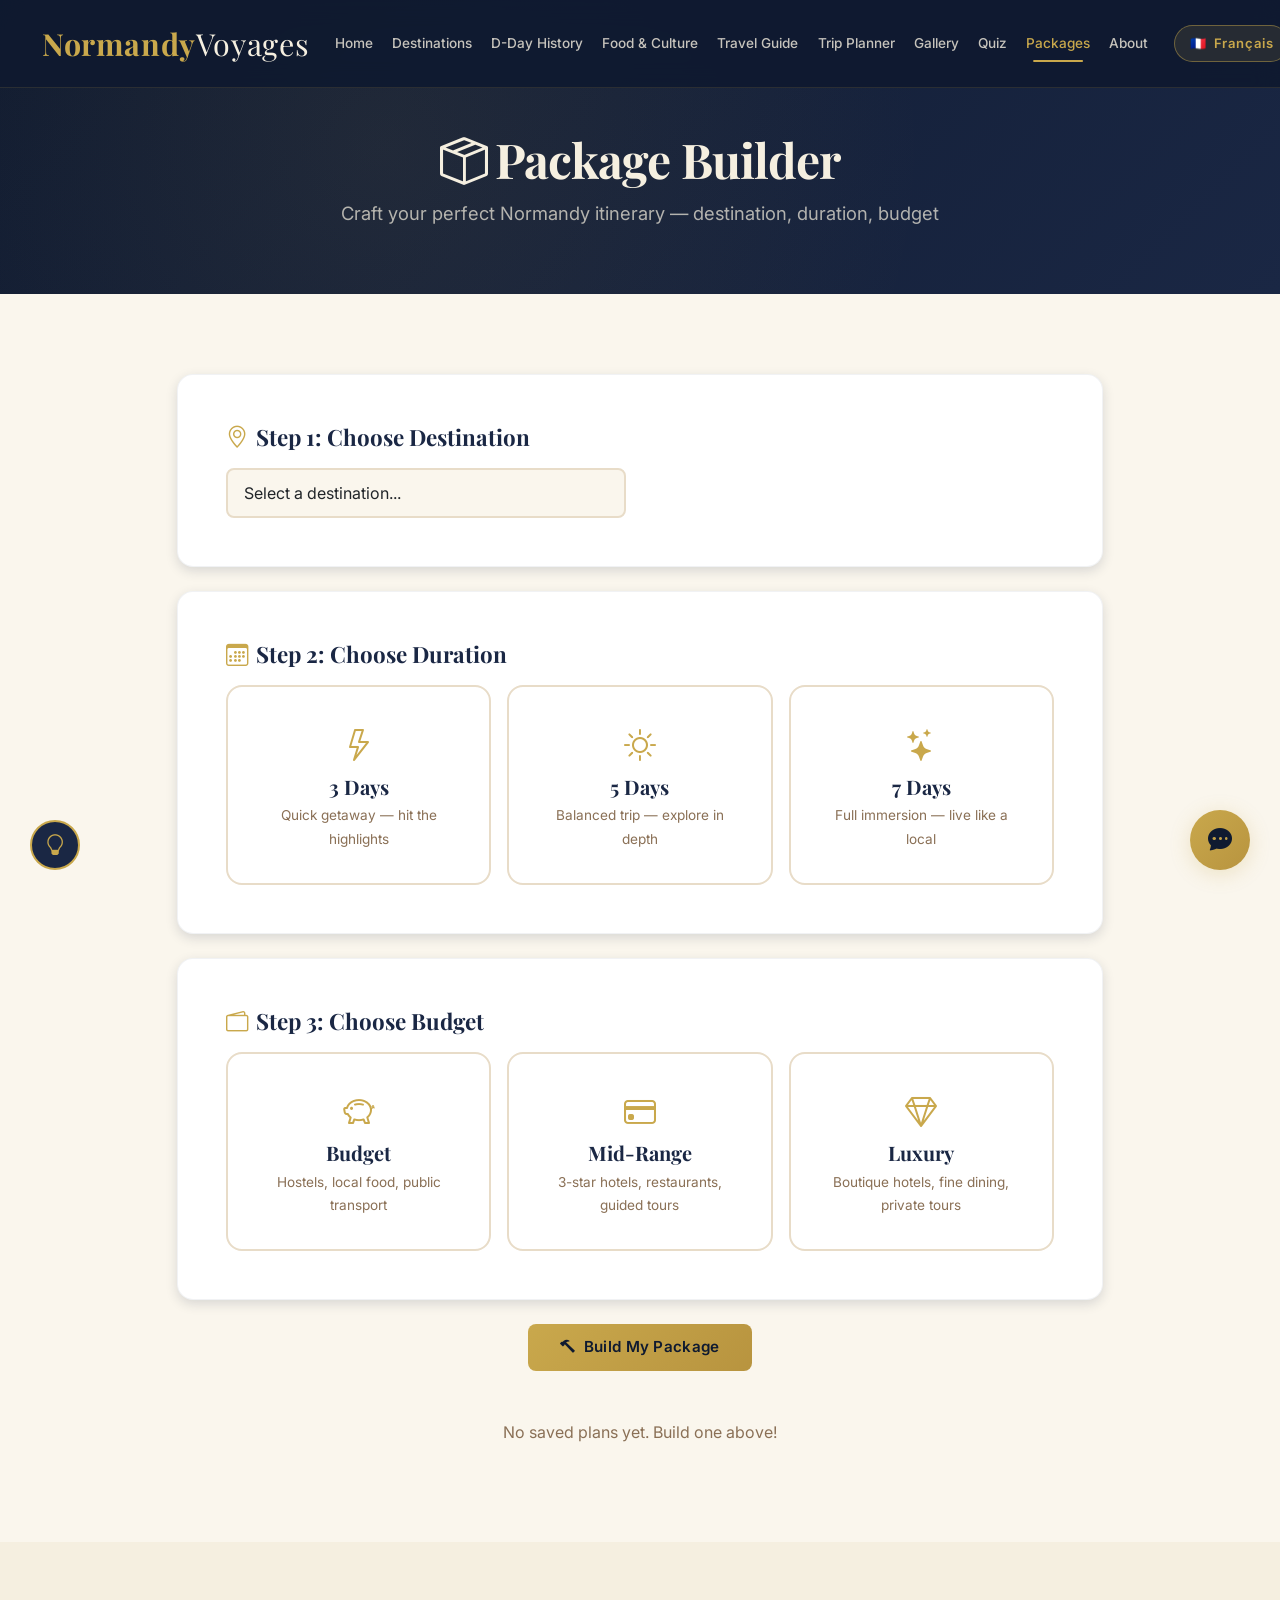
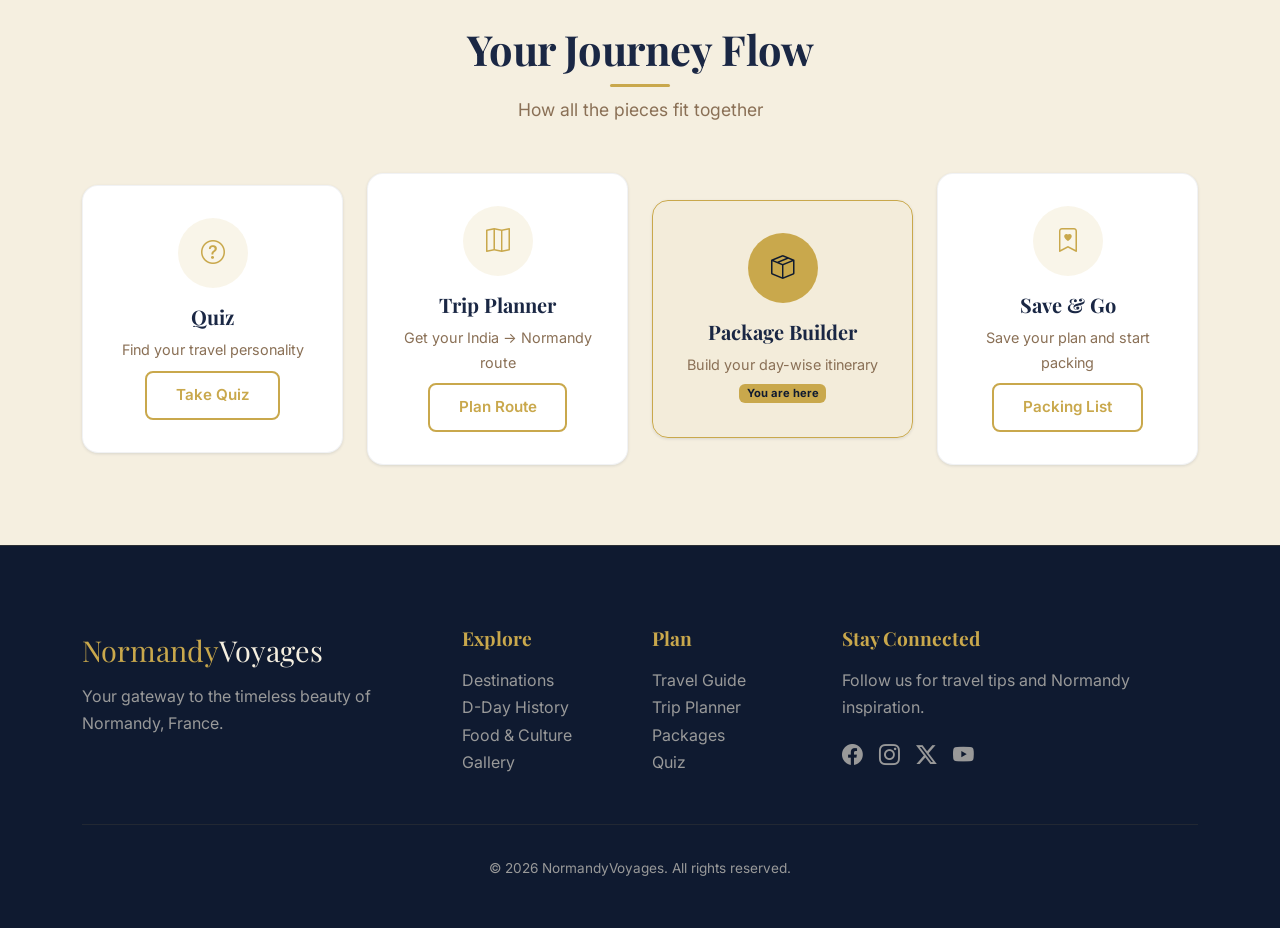
<file: package.html>
<!DOCTYPE html>
<html lang="en">
<head>
  <meta charset="UTF-8">
  <meta name="viewport" content="width=device-width, initial-scale=1.0">
  <meta name="description" content="Build your perfect Normandy travel package — choose destination, duration, and budget to get a day-wise itinerary with cost estimates.">
  <title>Package Builder — NormandyVoyages</title>
  <link href="https://cdn.jsdelivr.net/npm/bootstrap@5.3.3/dist/css/bootstrap.min.css" rel="stylesheet">
  <link href="https://cdn.jsdelivr.net/npm/bootstrap-icons@1.11.3/font/bootstrap-icons.min.css" rel="stylesheet">
  <link href="https://unpkg.com/aos@2.3.4/dist/aos.css" rel="stylesheet">
  <link href="css/style.css" rel="stylesheet">
  <style>
    .lang-toggle-btn{display:flex;align-items:center;gap:.45rem;background:rgba(201,168,76,.12);border:1.5px solid rgba(201,168,76,.45);color:var(--gold);padding:.38rem .95rem;border-radius:999px;font-size:.82rem;font-weight:600;cursor:pointer;transition:all .25s ease;white-space:nowrap;margin-left:1rem;letter-spacing:.04em;font-family:var(--font-body,'Inter',sans-serif)}
    .lang-toggle-btn:hover{background:var(--gold);color:#0f1a30;border-color:var(--gold);transform:translateY(-1px);box-shadow:0 4px 14px rgba(201,168,76,.3)}
    .lang-toggle-btn.switching{animation:langPulse .35s ease}
    @keyframes langPulse{0%{transform:scale(1)}50%{transform:scale(1.12)}100%{transform:scale(1)}}
  </style></head>
<body>

  <!-- Navbar -->
  <nav class="navbar navbar-expand-lg navbar-normandy fixed-top">
    <div class="container">
      <a class="navbar-brand" href="index.html">Normandy<span>Voyages</span></a>
      <button class="navbar-toggler" type="button" data-bs-toggle="collapse" data-bs-target="#navbarNav">
        <span class="navbar-toggler-icon"></span>
      </button>
      <div class="collapse navbar-collapse" id="navbarNav">
        <ul class="navbar-nav ms-auto">
          <li class="nav-item"><a class="nav-link" href="index.html"><span data-i18n="nav-home">Home</span></a></li>
          <li class="nav-item"><a class="nav-link" href="destinations.html"><span data-i18n="nav-destinations">Destinations</span></a></li>
          <li class="nav-item"><a class="nav-link" href="history.html"><span data-i18n="nav-history">D-Day History</span></a></li>
          <li class="nav-item"><a class="nav-link" href="food.html"><span data-i18n="nav-food">Food & Culture</span></a></li>
          <li class="nav-item"><a class="nav-link" href="guide.html"><span data-i18n="nav-guide">Travel Guide</span></a></li>
          <li class="nav-item"><a class="nav-link" href="planner.html"><span data-i18n="nav-planner">Trip Planner</span></a></li>
          <li class="nav-item"><a class="nav-link" href="gallery.html"><span data-i18n="nav-gallery">Gallery</span></a></li>
          <li class="nav-item"><a class="nav-link" href="quiz.html"><span data-i18n="nav-quiz">Quiz</span></a></li>
          <li class="nav-item"><a class="nav-link active" href="package.html"><span data-i18n="nav-packages">Packages</span></a></li>
          <li class="nav-item"><a class="nav-link" href="about.html"><span data-i18n="nav-about">About</span></a></li>
        </ul>
        <button class="lang-toggle-btn" id="langToggleBtn" onclick="toggleLanguage()" title="Switch language">
          <span id="langFlag">🇫🇷</span>
          <span id="langLabel">Français</span>
        </button>
      </div>
    </div>
  </nav>

  <!-- Page Banner -->
  <section class="page-banner">
    <h1 data-aos="fade-up" data-i18n="banner-title"><i class="bi bi-box-seam me-2"></i>Package Builder</h1>
    <p data-aos="fade-up" data-aos-delay="100" data-i18n="banner-sub">Craft your perfect Normandy itinerary — destination, duration, budget</p>
  </section>

  <!-- Builder -->
  <section class="section-padding bg-cream">
    <div class="container">
      <div class="row justify-content-center">
        <div class="col-lg-10">

          <!-- Step 1: Destination -->
          <div class="planner-form mb-4" data-aos="fade-up">
            <h4 class="mb-3" data-i18n="step1-title"><i class="bi bi-geo-alt me-2 text-gold"></i>Step 1: Choose Destination</h4>
            <select class="form-select" id="pkgDest" style="border: 2px solid var(--parchment-dark); border-radius: 8px; padding: 0.7rem 1rem; background: var(--cream); max-width: 400px;">
              <option value="" data-i18n="select-dest">Select a destination...</option>
            </select>
          </div>

          <!-- Step 2: Duration -->
          <div class="planner-form mb-4" data-aos="fade-up" data-aos-delay="100">
            <h4 class="mb-3" data-i18n="step2-title"><i class="bi bi-calendar3 me-2 text-gold"></i>Step 2: Choose Duration</h4>
            <div class="row g-3">
              <div class="col-md-4">
                <div class="package-option duration-option" data-days="3">
                  <i class="bi bi-lightning"></i>
                  <h5 data-i18n="d3-h">3 Days</h5>
                  <p data-i18n="d3-p">Quick getaway — hit the highlights</p>
                </div>
              </div>
              <div class="col-md-4">
                <div class="package-option duration-option" data-days="5">
                  <i class="bi bi-sun"></i>
                  <h5 data-i18n="d5-h">5 Days</h5>
                  <p data-i18n="d5-p">Balanced trip — explore in depth</p>
                </div>
              </div>
              <div class="col-md-4">
                <div class="package-option duration-option" data-days="7">
                  <i class="bi bi-stars"></i>
                  <h5 data-i18n="d7-h">7 Days</h5>
                  <p data-i18n="d7-p">Full immersion — live like a local</p>
                </div>
              </div>
            </div>
          </div>

          <!-- Step 3: Budget -->
          <div class="planner-form mb-4" data-aos="fade-up" data-aos-delay="200">
            <h4 class="mb-3" data-i18n="step3-title"><i class="bi bi-wallet2 me-2 text-gold"></i>Step 3: Choose Budget</h4>
            <div class="row g-3">
              <div class="col-md-4">
                <div class="package-option budget-option" data-budget="low">
                  <i class="bi bi-piggy-bank"></i>
                  <h5 data-i18n="b-low-h">Budget</h5>
                  <p data-i18n="b-low-p">Hostels, local food, public transport</p>
                </div>
              </div>
              <div class="col-md-4">
                <div class="package-option budget-option" data-budget="medium">
                  <i class="bi bi-credit-card"></i>
                  <h5 data-i18n="b-mid-h">Mid-Range</h5>
                  <p data-i18n="b-mid-p">3-star hotels, restaurants, guided tours</p>
                </div>
              </div>
              <div class="col-md-4">
                <div class="package-option budget-option" data-budget="high">
                  <i class="bi bi-gem"></i>
                  <h5 data-i18n="b-high-h">Luxury</h5>
                  <p data-i18n="b-high-p">Boutique hotels, fine dining, private tours</p>
                </div>
              </div>
            </div>
          </div>

          <!-- Build Button -->
          <div class="text-center mb-4" data-aos="fade-up" data-aos-delay="300">
            <button class="btn btn-gold btn-lg" id="buildPackageBtn" data-i18n="build-btn">
              <i class="bi bi-hammer me-2"></i>Build My Package
            </button>
          </div>

          <!-- Result -->
          <div class="planner-result" id="packageResult" style="display: none;"></div>

          <!-- Saved Plans -->
          <div class="mt-5" id="savedPlans" data-aos="fade-up"></div>

        </div>
      </div>
    </div>
  </section>

  <!-- User Flow Reminder -->
  <section class="section-padding bg-parchment">
    <div class="container">
      <div class="section-heading" data-aos="fade-up">
        <h2 data-i18n="flow-title">Your Journey Flow</h2>
        <p data-i18n="flow-sub">How all the pieces fit together</p>
      </div>
      <div class="row g-4 align-items-center">
        <div class="col-md-3 col-6" data-aos="fade-up" data-aos-delay="100">
          <div class="feature-icon-box">
            <div class="icon-circle"><i class="bi bi-question-circle"></i></div>
            <h5>Quiz</h5>
            <p>Find your travel personality</p>
            <a href="quiz.html" class="btn btn-sm btn-outline-gold mt-2">Take Quiz</a>
          </div>
        </div>
        <div class="col-md-3 col-6" data-aos="fade-up" data-aos-delay="200">
          <div class="feature-icon-box">
            <div class="icon-circle"><i class="bi bi-map"></i></div>
            <h5>Trip Planner</h5>
            <p>Get your India → Normandy route</p>
            <a href="planner.html" class="btn btn-sm btn-outline-gold mt-2">Plan Route</a>
          </div>
        </div>
        <div class="col-md-3 col-6" data-aos="fade-up" data-aos-delay="300">
          <div class="feature-icon-box" style="border-color: var(--gold); background: rgba(201,168,76,0.04);">
            <div class="icon-circle" style="background: var(--gold); color: var(--navy-deep);"><i class="bi bi-box-seam"></i></div>
            <h5>Package Builder</h5>
            <p>Build your day-wise itinerary</p>
            <span class="badge" style="background: var(--gold); color: var(--navy-deep); font-size: 0.7rem;">You are here</span>
          </div>
        </div>
        <div class="col-md-3 col-6" data-aos="fade-up" data-aos-delay="400">
          <div class="feature-icon-box">
            <div class="icon-circle"><i class="bi bi-bookmark-heart"></i></div>
            <h5>Save & Go</h5>
            <p>Save your plan and start packing</p>
            <a href="guide.html" class="btn btn-sm btn-outline-gold mt-2">Packing List</a>
          </div>
        </div>
      </div>
    </div>
  </section>

  <!-- Footer -->
  <footer class="footer">
    <div class="container">
      <div class="row g-4">
        <div class="col-lg-4 col-md-6">
          <div class="footer-brand">Normandy<span style="color: var(--parchment); font-weight: 400;">Voyages</span></div>
          <p data-i18n="footer-tagline-short">Your gateway to the timeless beauty of Normandy, France.</p>
        </div>
        <div class="col-lg-2 col-md-6">
          <h5 data-i18n="footer-explore">Explore</h5>
          <ul class="list-unstyled">
            <li><a href="destinations.html" data-i18n="fl-dest">Destinations</a></li>
            <li><a href="history.html" data-i18n="fl-hist">D-Day History</a></li>
            <li><a href="food.html">Food & Culture</a></li>
            <li><a href="gallery.html" data-i18n="fl-gal">Gallery</a></li>
          </ul>
        </div>
        <div class="col-lg-2 col-md-6">
          <h5 data-i18n="footer-plan">Plan</h5>
          <ul class="list-unstyled">
            <li><a href="guide.html" data-i18n="fl-guide">Travel Guide</a></li>
            <li><a href="planner.html" data-i18n="fl-plan">Trip Planner</a></li>
            <li><a href="package.html" data-i18n="fl-pkg">Packages</a></li>
            <li><a href="quiz.html" data-i18n="fl-quiz">Quiz</a></li>
          </ul>
        </div>
        <div class="col-lg-4 col-md-6">
          <h5 data-i18n="footer-connect">Stay Connected</h5>
          <p data-i18n="footer-connect-sub">Follow us for travel tips and Normandy inspiration.</p>
          <div class="d-flex gap-3 mt-2">
            <a href="https://www.facebook.com/normandytourisme" style="font-size:1.3rem;" target="_blank" rel="noopener noreferrer"><i class="bi bi-facebook"></i></a>
            <a href="https://www.instagram.com/normandytourisme" style="font-size:1.3rem;" target="_blank" rel="noopener noreferrer"><i class="bi bi-instagram"></i></a>
            <a href="https://twitter.com/NormandieTour" style="font-size:1.3rem;" target="_blank" rel="noopener noreferrer"><i class="bi bi-twitter-x"></i></a>
            <a href="https://www.youtube.com/channel/UCPiyIE62BsBEbZt8334CrMg/videos" style="font-size:1.3rem;" target="_blank" rel="noopener noreferrer"><i class="bi bi-youtube"></i></a>
          </div>
        </div>
      </div>
      <div class="footer-divider"></div>
      <div class="footer-bottom">
        <p data-i18n="footer-copy">&copy; 2026 NormandyVoyages. All rights reserved.</p>
      </div>
    </div>
  </footer>

  <button class="surprise-btn" id="surpriseBtn" aria-label="Fun fact"><i class="bi bi-lightbulb"></i></button>

  <script src="https://cdn.jsdelivr.net/npm/bootstrap@5.3.3/dist/js/bootstrap.bundle.min.js"></script>
  <script src="https://unpkg.com/aos@2.3.4/dist/aos.js"></script>
  <script src="js/app.js"></script>
  <script src="js/package.js?v=1.1"></script>
  <script src="js/chatbot.js"></script>
  <script src="js/i18n.js?v=1.1"></script>
</body>
</html>
</file>
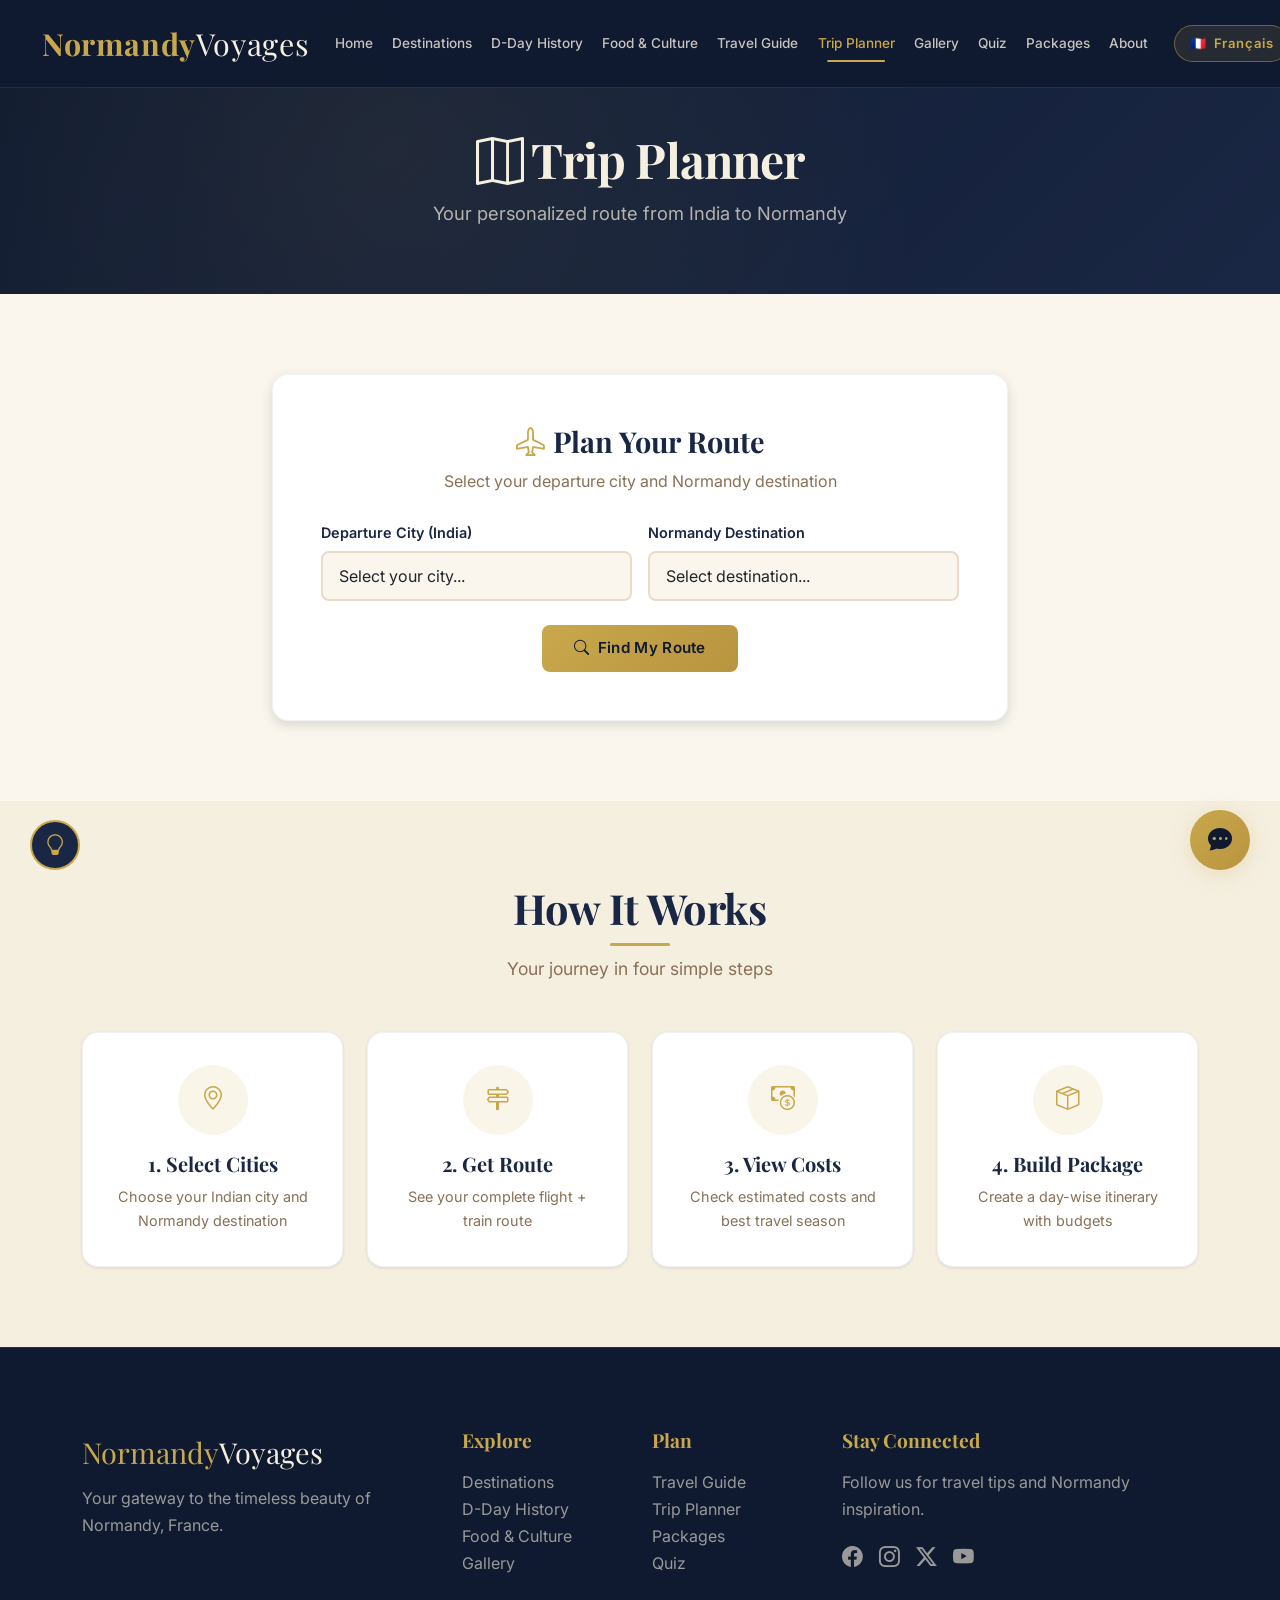
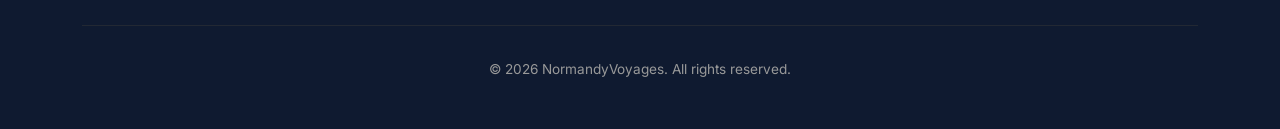
<file: planner.html>
<!DOCTYPE html>
<html lang="en">
<head>
  <meta charset="UTF-8">
  <meta name="viewport" content="width=device-width, initial-scale=1.0">
  <meta name="description" content="Plan your trip from India to Normandy � get flight routes, train connections, costs, and best travel seasons with our interactive Trip Planner.">
  <title>Trip Planner � NormandyVoyages</title>
  <link href="https://cdn.jsdelivr.net/npm/bootstrap@5.3.3/dist/css/bootstrap.min.css" rel="stylesheet">
  <link href="https://cdn.jsdelivr.net/npm/bootstrap-icons@1.11.3/font/bootstrap-icons.min.css" rel="stylesheet">
  <link href="https://unpkg.com/aos@2.3.4/dist/aos.css" rel="stylesheet">
  <link href="css/style.css" rel="stylesheet">
  <style>
    .lang-toggle-btn{display:flex;align-items:center;gap:.45rem;background:rgba(201,168,76,.12);border:1.5px solid rgba(201,168,76,.45);color:var(--gold);padding:.38rem .95rem;border-radius:999px;font-size:.82rem;font-weight:600;cursor:pointer;transition:all .25s ease;white-space:nowrap;margin-left:1rem;letter-spacing:.04em;font-family:var(--font-body,'Inter',sans-serif)}
    .lang-toggle-btn:hover{background:var(--gold);color:#0f1a30;border-color:var(--gold);transform:translateY(-1px);box-shadow:0 4px 14px rgba(201,168,76,.3)}
    .lang-toggle-btn.switching{animation:langPulse .35s ease}
    @keyframes langPulse{0%{transform:scale(1)}50%{transform:scale(1.12)}100%{transform:scale(1)}}
  </style></head>
<body>

  <!-- Navbar -->
  <nav class="navbar navbar-expand-lg navbar-normandy fixed-top">
    <div class="container">
      <a class="navbar-brand" href="index.html">Normandy<span>Voyages</span></a>
      <button class="navbar-toggler" type="button" data-bs-toggle="collapse" data-bs-target="#navbarNav">
        <span class="navbar-toggler-icon"></span>
      </button>
      <div class="collapse navbar-collapse" id="navbarNav">
        <ul class="navbar-nav ms-auto">
          <li class="nav-item"><a class="nav-link" href="index.html"><span data-i18n="nav-home">Home</span></a></li>
          <li class="nav-item"><a class="nav-link" href="destinations.html"><span data-i18n="nav-destinations">Destinations</span></a></li>
          <li class="nav-item"><a class="nav-link" href="history.html"><span data-i18n="nav-history">D-Day History</span></a></li>
          <li class="nav-item"><a class="nav-link" href="food.html"><span data-i18n="nav-food">Food & Culture</span></a></li>
          <li class="nav-item"><a class="nav-link" href="guide.html"><span data-i18n="nav-guide">Travel Guide</span></a></li>
          <li class="nav-item"><a class="nav-link active" href="planner.html"><span data-i18n="nav-planner">Trip Planner</span></a></li>
          <li class="nav-item"><a class="nav-link" href="gallery.html"><span data-i18n="nav-gallery">Gallery</span></a></li>
          <li class="nav-item"><a class="nav-link" href="quiz.html"><span data-i18n="nav-quiz">Quiz</span></a></li>
          <li class="nav-item"><a class="nav-link" href="package.html"><span data-i18n="nav-packages">Packages</span></a></li>
          <li class="nav-item"><a class="nav-link" href="about.html"><span data-i18n="nav-about">About</span></a></li>
        </ul>
        <button class="lang-toggle-btn" id="langToggleBtn" onclick="toggleLanguage()" title="Switch language">
          <span id="langFlag">????</span>
          <span id="langLabel">Fran�ais</span>
        </button>
      </div>
    </div>
  </nav>

  <!-- Page Banner -->
  <section class="page-banner">
    <h1 data-aos="fade-up" data-i18n="banner-title"><i class="bi bi-map me-2"></i>Trip Planner</h1>
    <p data-aos="fade-up" data-aos-delay="100" data-i18n="banner-sub">Your personalized route from India to Normandy</p>
  </section>

  <!-- Planner Form -->
  <section class="section-padding bg-cream">
    <div class="container">
      <div class="row justify-content-center">
        <div class="col-lg-8">
          <div class="planner-form" data-aos="fade-up">
            <div class="text-center mb-4">
              <h3><i class="bi bi-airplane me-2 text-gold"></i>Plan Your Route</h3>
              <p style="color: var(--brown-soft);">Select your departure city and Normandy destination</p>
            </div>

            <div class="row g-3">
              <div class="col-md-6">
                <label class="form-label" data-i18n="label-origin">Departure City (India)</label>
                <select class="form-select" id="plannerOrigin">
                  <option value="">Select your city...</option>
                </select>
              </div>
              <div class="col-md-6">
                <label class="form-label" data-i18n="label-dest">Normandy Destination</label>
                <select class="form-select" id="plannerDest">
                  <option value="">Select destination...</option>
                </select>
              </div>
            </div>

            <div class="text-center mt-4">
              <button class="btn btn-gold btn-lg" id="planTripBtn">
                <i class="bi bi-search me-1"></i> Find My Route
              </button>
            </div>
          </div>

          <!-- Result -->
          <div class="planner-result" id="plannerResult" style="display: none;" data-aos="fade-up"></div>
        </div>
      </div>
    </div>
  </section>

  <!-- How it works -->
  <section class="section-padding bg-parchment">
    <div class="container">
      <div class="section-heading" data-aos="fade-up">
        <h2 data-i18n="how-title">How It Works</h2>
        <p data-i18n="how-sub">Your journey in four simple steps</p>
      </div>
      <div class="row g-4">
        <div class="col-md-3 col-6" data-aos="fade-up" data-aos-delay="100">
          <div class="feature-icon-box">
            <div class="icon-circle"><i class="bi bi-geo-alt"></i></div>
            <h5>1. Select Cities</h5>
            <p>Choose your Indian city and Normandy destination</p>
          </div>
        </div>
        <div class="col-md-3 col-6" data-aos="fade-up" data-aos-delay="200">
          <div class="feature-icon-box">
            <div class="icon-circle"><i class="bi bi-signpost-2"></i></div>
            <h5>2. Get Route</h5>
            <p>See your complete flight + train route</p>
          </div>
        </div>
        <div class="col-md-3 col-6" data-aos="fade-up" data-aos-delay="300">
          <div class="feature-icon-box">
            <div class="icon-circle"><i class="bi bi-cash-coin"></i></div>
            <h5>3. View Costs</h5>
            <p>Check estimated costs and best travel season</p>
          </div>
        </div>
        <div class="col-md-3 col-6" data-aos="fade-up" data-aos-delay="400">
          <div class="feature-icon-box">
            <div class="icon-circle"><i class="bi bi-box-seam"></i></div>
            <h5>4. Build Package</h5>
            <p>Create a day-wise itinerary with budgets</p>
          </div>
        </div>
      </div>
    </div>
  </section>

  <!-- Footer -->
  <footer class="footer">
    <div class="container">
      <div class="row g-4">
        <div class="col-lg-4 col-md-6">
          <div class="footer-brand">Normandy<span style="color: var(--parchment); font-weight: 400;">Voyages</span></div>
          <p data-i18n="footer-tagline-short">Your gateway to the timeless beauty of Normandy, France.</p>
        </div>
        <div class="col-lg-2 col-md-6">
          <h5 data-i18n="footer-explore">Explore</h5>
          <ul class="list-unstyled">
            <li><a href="destinations.html" data-i18n="fl-dest">Destinations</a></li>
            <li><a href="history.html" data-i18n="fl-hist">D-Day History</a></li>
            <li><a href="food.html">Food & Culture</a></li>
            <li><a href="gallery.html" data-i18n="fl-gal">Gallery</a></li>
          </ul>
        </div>
        <div class="col-lg-2 col-md-6">
          <h5 data-i18n="footer-plan">Plan</h5>
          <ul class="list-unstyled">
            <li><a href="guide.html" data-i18n="fl-guide">Travel Guide</a></li>
            <li><a href="planner.html" data-i18n="fl-plan">Trip Planner</a></li>
            <li><a href="package.html" data-i18n="fl-pkg">Packages</a></li>
            <li><a href="quiz.html" data-i18n="fl-quiz">Quiz</a></li>
          </ul>
        </div>
        <div class="col-lg-4 col-md-6">
          <h5 data-i18n="footer-connect">Stay Connected</h5>
          <p data-i18n="footer-connect-sub">Follow us for travel tips and Normandy inspiration.</p>
          <div class="d-flex gap-3 mt-2">
            <a href="https://www.facebook.com/normandytourisme" style="font-size:1.3rem;" target="_blank" rel="noopener noreferrer"><i class="bi bi-facebook"></i></a>
            <a href="https://www.instagram.com/normandytourisme" style="font-size:1.3rem;" target="_blank" rel="noopener noreferrer"><i class="bi bi-instagram"></i></a>
            <a href="https://twitter.com/NormandieTour" style="font-size:1.3rem;" target="_blank" rel="noopener noreferrer"><i class="bi bi-twitter-x"></i></a>
            <a href="https://www.youtube.com/channel/UCPiyIE62BsBEbZt8334CrMg/videos" style="font-size:1.3rem;" target="_blank" rel="noopener noreferrer"><i class="bi bi-youtube"></i></a>
          </div>
        </div>
      </div>
      <div class="footer-divider"></div>
      <div class="footer-bottom">
        <p data-i18n="footer-copy">&copy; 2026 NormandyVoyages. All rights reserved.</p>
      </div>
    </div>
  </footer>

  <button class="surprise-btn" id="surpriseBtn" aria-label="Fun fact"><i class="bi bi-lightbulb"></i></button>

  <script src="https://cdn.jsdelivr.net/npm/bootstrap@5.3.3/dist/js/bootstrap.bundle.min.js"></script>
  <script src="https://unpkg.com/aos@2.3.4/dist/aos.js"></script>
  <script src="js/app.js"></script>
  <script src="js/planner.js"></script>
  <script src="js/chatbot.js"></script>
  <script src="js/i18n.js?v=1.1"></script>
</body>
</html>
</file>
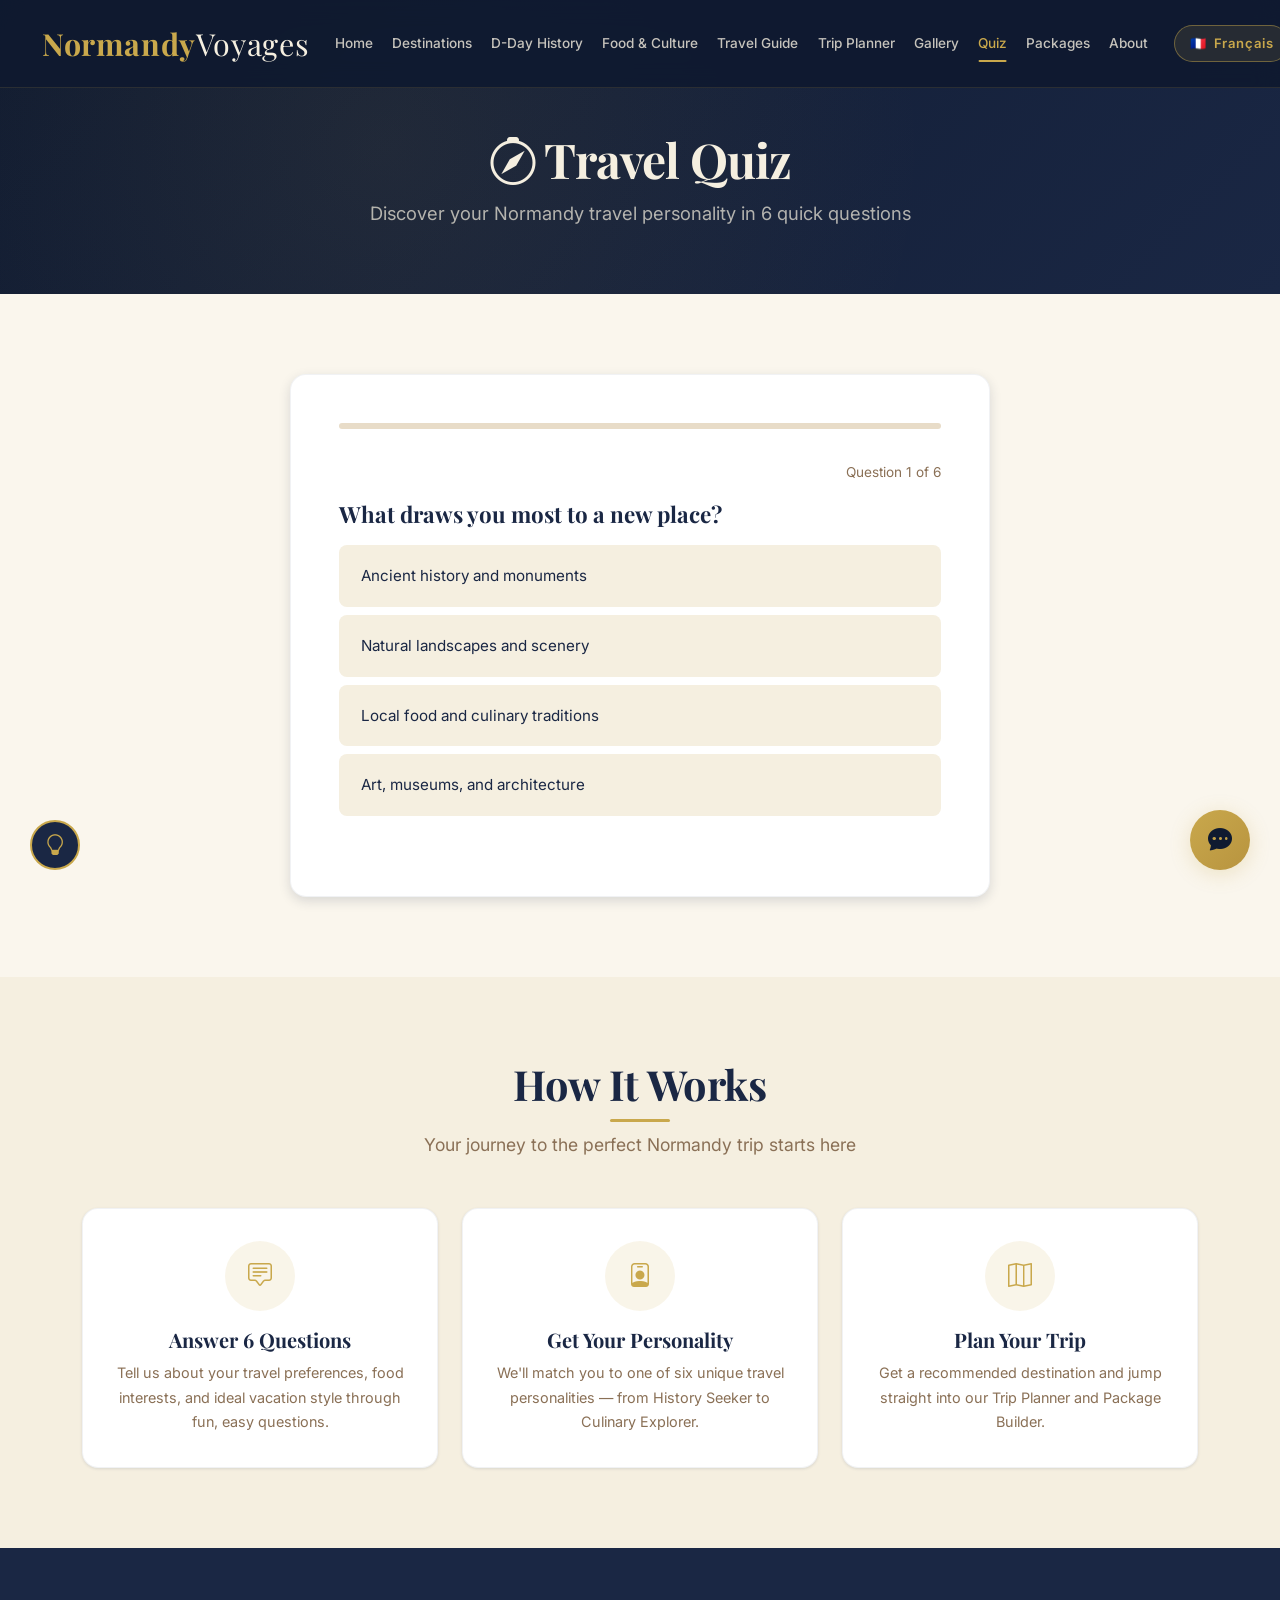
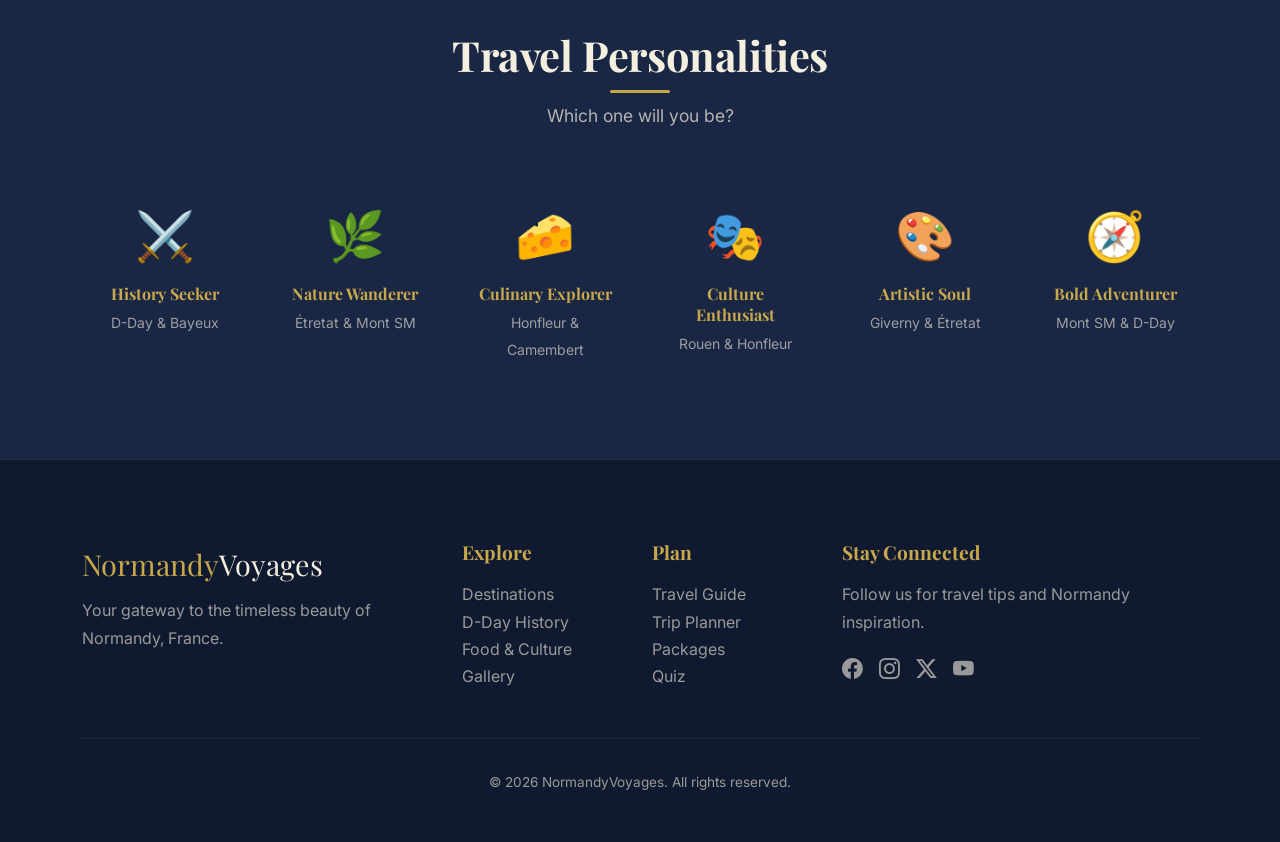
<file: quiz.html>
<!DOCTYPE html>
<html lang="en">
<head>
  <meta charset="UTF-8">
  <meta name="viewport" content="width=device-width, initial-scale=1.0">
  <meta name="description" content="Discover your Normandy travel personality! Take our fun quiz to find the perfect destination matched to your travel style.">
  <title>Travel Quiz — NormandyVoyages</title>
  <link href="https://cdn.jsdelivr.net/npm/bootstrap@5.3.3/dist/css/bootstrap.min.css" rel="stylesheet">
  <link href="https://cdn.jsdelivr.net/npm/bootstrap-icons@1.11.3/font/bootstrap-icons.min.css" rel="stylesheet">
  <link href="https://unpkg.com/aos@2.3.4/dist/aos.css" rel="stylesheet">
  <link href="css/style.css" rel="stylesheet">
  <style>
    .lang-toggle-btn{display:flex;align-items:center;gap:.45rem;background:rgba(201,168,76,.12);border:1.5px solid rgba(201,168,76,.45);color:var(--gold);padding:.38rem .95rem;border-radius:999px;font-size:.82rem;font-weight:600;cursor:pointer;transition:all .25s ease;white-space:nowrap;margin-left:1rem;letter-spacing:.04em;font-family:var(--font-body,'Inter',sans-serif)}
    .lang-toggle-btn:hover{background:var(--gold);color:#0f1a30;border-color:var(--gold);transform:translateY(-1px);box-shadow:0 4px 14px rgba(201,168,76,.3)}
    .lang-toggle-btn.switching{animation:langPulse .35s ease}
    @keyframes langPulse{0%{transform:scale(1)}50%{transform:scale(1.12)}100%{transform:scale(1)}}
  </style></head>
<body>

  <!-- Navbar -->
  <nav class="navbar navbar-expand-lg navbar-normandy fixed-top">
    <div class="container">
      <a class="navbar-brand" href="index.html">Normandy<span>Voyages</span></a>
      <button class="navbar-toggler" type="button" data-bs-toggle="collapse" data-bs-target="#navbarNav">
        <span class="navbar-toggler-icon"></span>
      </button>
      <div class="collapse navbar-collapse" id="navbarNav">
        <ul class="navbar-nav ms-auto">
          <li class="nav-item"><a class="nav-link" href="index.html"><span data-i18n="nav-home">Home</span></a></li>
          <li class="nav-item"><a class="nav-link" href="destinations.html"><span data-i18n="nav-destinations">Destinations</span></a></li>
          <li class="nav-item"><a class="nav-link" href="history.html"><span data-i18n="nav-history">D-Day History</span></a></li>
          <li class="nav-item"><a class="nav-link" href="food.html"><span data-i18n="nav-food">Food & Culture</span></a></li>
          <li class="nav-item"><a class="nav-link" href="guide.html"><span data-i18n="nav-guide">Travel Guide</span></a></li>
          <li class="nav-item"><a class="nav-link" href="planner.html"><span data-i18n="nav-planner">Trip Planner</span></a></li>
          <li class="nav-item"><a class="nav-link" href="gallery.html"><span data-i18n="nav-gallery">Gallery</span></a></li>
          <li class="nav-item"><a class="nav-link active" href="quiz.html"><span data-i18n="nav-quiz">Quiz</span></a></li>
          <li class="nav-item"><a class="nav-link" href="package.html"><span data-i18n="nav-packages">Packages</span></a></li>
          <li class="nav-item"><a class="nav-link" href="about.html"><span data-i18n="nav-about">About</span></a></li>
        </ul>
        <button class="lang-toggle-btn" id="langToggleBtn" onclick="toggleLanguage()" title="Switch language">
          <span id="langFlag">🇫🇷</span>
          <span id="langLabel">Français</span>
        </button>
      </div>
    </div>
  </nav>

  <!-- Page Banner -->
  <section class="page-banner">
    <h1 data-aos="fade-up" data-i18n="banner-title"><i class="bi bi-compass me-2"></i>Travel Quiz</h1>
    <p data-aos="fade-up" data-aos-delay="100" data-i18n="banner-sub">Discover your Normandy travel personality in 6 quick questions</p>
  </section>

  <!-- Quiz Section -->
  <section class="section-padding bg-cream">
    <div class="container">
      <div class="row justify-content-center">
        <div class="col-lg-8">
          <div class="quiz-container" id="quizContainer" data-aos="fade-up">
            <!-- Quiz content populated by quiz.js -->
            <div class="text-center">
              <div class="loader">
                <div class="loader-spinner"></div>
              </div>
              <p style="color: var(--brown-soft);">Loading quiz...</p>
            </div>
          </div>
        </div>
      </div>
    </div>
  </section>

  <!-- How the Quiz Works -->
  <section class="section-padding bg-parchment">
    <div class="container">
      <div class="section-heading" data-aos="fade-up">
        <h2 data-i18n="how-title">How It Works</h2>
        <p data-i18n="how-sub">Your journey to the perfect Normandy trip starts here</p>
      </div>
      <div class="row g-4">
        <div class="col-md-4" data-aos="fade-up" data-aos-delay="100">
          <div class="feature-icon-box h-100">
            <div class="icon-circle"><i class="bi bi-chat-square-text"></i></div>
            <h5 data-i18n="how-h1">Answer 6 Questions</h5>
            <p data-i18n="how-p1">Tell us about your travel preferences, food interests, and ideal vacation style through fun, easy questions.</p>
          </div>
        </div>
        <div class="col-md-4" data-aos="fade-up" data-aos-delay="200">
          <div class="feature-icon-box h-100">
            <div class="icon-circle"><i class="bi bi-person-badge"></i></div>
            <h5 data-i18n="how-h2">Get Your Personality</h5>
            <p data-i18n="how-p2">We'll match you to one of six unique travel personalities — from History Seeker to Culinary Explorer.</p>
          </div>
        </div>
        <div class="col-md-4" data-aos="fade-up" data-aos-delay="300">
          <div class="feature-icon-box h-100">
            <div class="icon-circle"><i class="bi bi-map"></i></div>
            <h5 data-i18n="how-h3">Plan Your Trip</h5>
            <p data-i18n="how-p3">Get a recommended destination and jump straight into our Trip Planner and Package Builder.</p>
          </div>
        </div>
      </div>
    </div>
  </section>

  <!-- Travel Personalities Preview -->
  <section class="section-padding bg-navy">
    <div class="container">
      <div class="section-heading" data-aos="fade-up">
        <h2 class="text-parchment" data-i18n="pers-title">Travel Personalities</h2>
        <p class="text-parchment" style="opacity: 0.7;" data-i18n="pers-sub">Which one will you be?</p>
      </div>
      <div class="row g-4">
        <div class="col-md-4 col-lg-2" data-aos="fade-up" data-aos-delay="100">
          <div class="text-center p-3">
            <div style="font-size: 3rem;">⚔️</div>
            <h6 class="text-gold mt-2 mb-1" data-i18n="p1-name">History Seeker</h6>
            <small class="text-parchment" style="opacity: 0.6;">D-Day & Bayeux</small>
          </div>
        </div>
        <div class="col-md-4 col-lg-2" data-aos="fade-up" data-aos-delay="200">
          <div class="text-center p-3">
            <div style="font-size: 3rem;">🌿</div>
            <h6 class="text-gold mt-2 mb-1" data-i18n="p2-name">Nature Wanderer</h6>
            <small class="text-parchment" style="opacity: 0.6;">Étretat & Mont SM</small>
          </div>
        </div>
        <div class="col-md-4 col-lg-2" data-aos="fade-up" data-aos-delay="300">
          <div class="text-center p-3">
            <div style="font-size: 3rem;">🧀</div>
            <h6 class="text-gold mt-2 mb-1" data-i18n="p3-name">Culinary Explorer</h6>
            <small class="text-parchment" style="opacity: 0.6;">Honfleur & Camembert</small>
          </div>
        </div>
        <div class="col-md-4 col-lg-2" data-aos="fade-up" data-aos-delay="400">
          <div class="text-center p-3">
            <div style="font-size: 3rem;">🎭</div>
            <h6 class="text-gold mt-2 mb-1" data-i18n="p4-name">Culture Enthusiast</h6>
            <small class="text-parchment" style="opacity: 0.6;">Rouen & Honfleur</small>
          </div>
        </div>
        <div class="col-md-4 col-lg-2" data-aos="fade-up" data-aos-delay="500">
          <div class="text-center p-3">
            <div style="font-size: 3rem;">🎨</div>
            <h6 class="text-gold mt-2 mb-1" data-i18n="p5-name">Artistic Soul</h6>
            <small class="text-parchment" style="opacity: 0.6;">Giverny & Étretat</small>
          </div>
        </div>
        <div class="col-md-4 col-lg-2" data-aos="fade-up" data-aos-delay="600">
          <div class="text-center p-3">
            <div style="font-size: 3rem;">🧭</div>
            <h6 class="text-gold mt-2 mb-1" data-i18n="p6-name">Bold Adventurer</h6>
            <small class="text-parchment" style="opacity: 0.6;">Mont SM & D-Day</small>
          </div>
        </div>
      </div>
    </div>
  </section>

  <!-- Footer -->
  <footer class="footer">
    <div class="container">
      <div class="row g-4">
        <div class="col-lg-4 col-md-6">
          <div class="footer-brand">Normandy<span style="color: var(--parchment); font-weight: 400;">Voyages</span></div>
          <p data-i18n="footer-tagline-short">Your gateway to the timeless beauty of Normandy, France.</p>
        </div>
        <div class="col-lg-2 col-md-6">
          <h5 data-i18n="footer-explore">Explore</h5>
          <ul class="list-unstyled">
            <li><a href="destinations.html" data-i18n="fl-dest">Destinations</a></li>
            <li><a href="history.html" data-i18n="fl-hist">D-Day History</a></li>
            <li><a href="food.html">Food & Culture</a></li>
            <li><a href="gallery.html" data-i18n="fl-gal">Gallery</a></li>
          </ul>
        </div>
        <div class="col-lg-2 col-md-6">
          <h5 data-i18n="footer-plan">Plan</h5>
          <ul class="list-unstyled">
            <li><a href="guide.html" data-i18n="fl-guide">Travel Guide</a></li>
            <li><a href="planner.html" data-i18n="fl-plan">Trip Planner</a></li>
            <li><a href="package.html" data-i18n="fl-pkg">Packages</a></li>
            <li><a href="quiz.html" data-i18n="fl-quiz">Quiz</a></li>
          </ul>
        </div>
        <div class="col-lg-4 col-md-6">
          <h5 data-i18n="footer-connect">Stay Connected</h5>
          <p data-i18n="footer-connect-sub">Follow us for travel tips and Normandy inspiration.</p>
          <div class="d-flex gap-3 mt-2">
            <a href="https://www.facebook.com/normandytourisme" style="font-size:1.3rem;" target="_blank" rel="noopener noreferrer"><i class="bi bi-facebook"></i></a>
            <a href="https://www.instagram.com/normandytourisme" style="font-size:1.3rem;" target="_blank" rel="noopener noreferrer"><i class="bi bi-instagram"></i></a>
            <a href="https://twitter.com/NormandieTour" style="font-size:1.3rem;" target="_blank" rel="noopener noreferrer"><i class="bi bi-twitter-x"></i></a>
            <a href="https://www.youtube.com/channel/UCPiyIE62BsBEbZt8334CrMg/videos" style="font-size:1.3rem;" target="_blank" rel="noopener noreferrer"><i class="bi bi-youtube"></i></a>
          </div>
        </div>
      </div>
      <div class="footer-divider"></div>
      <div class="footer-bottom">
        <p data-i18n="footer-copy">&copy; 2026 NormandyVoyages. All rights reserved.</p>
      </div>
    </div>
  </footer>

  <button class="surprise-btn" id="surpriseBtn" aria-label="Fun fact"><i class="bi bi-lightbulb"></i></button>

  <script src="https://cdn.jsdelivr.net/npm/bootstrap@5.3.3/dist/js/bootstrap.bundle.min.js"></script>
  <script src="https://unpkg.com/aos@2.3.4/dist/aos.js"></script>
  <script src="js/app.js"></script>
  <script src="js/quiz.js?v=1.1"></script>
  <script src="js/chatbot.js"></script>
  <script src="js/i18n.js?v=1.1"></script>
</body>
</html>
</file>
<file: css/style.css>
/* ============================================
   NORMANDY TRAVEL WEBSITE — DESIGN SYSTEM
   Theme: Historic + Nostalgic / Old Europe
   ============================================ */

/* --- Google Fonts --- */
@import url('https://fonts.googleapis.com/css2?family=Playfair+Display:ital,wght@0,400;0,600;0,700;0,800;1,400&family=Cinzel:wght@400;600;700&family=Inter:wght@300;400;500;600;700&display=swap');

/* --- CSS Variables --- */
:root {
  /* Palette */
  --navy:        #1a2744;
  --navy-deep:   #0f1a30;
  --navy-light:  #2a3d5e;
  --parchment:   #f5efe0;
  --parchment-dark: #e8dcc8;
  --gold:        #c9a84c;
  --gold-muted:  #b8943f;
  --gold-light:  #e2cf8a;
  --brown:       #6b5438;
  --brown-soft:  #8a7056;
  --brown-light: #a8916f;
  --cream:       #faf6ed;
  --white:       #ffffff;
  --black:       #111111;
  --red-accent:  #9e3a3a;

  /* Typography */
  --font-heading: 'Playfair Display', 'Cinzel', Georgia, serif;
  --font-body:    'Inter', -apple-system, BlinkMacSystemFont, sans-serif;

  /* Spacing */
  --space-xs: 0.25rem;
  --space-sm: 0.5rem;
  --space-md: 1rem;
  --space-lg: 2rem;
  --space-xl: 3rem;
  --space-2xl: 5rem;

  /* Border Radius */
  --radius-sm: 4px;
  --radius-md: 8px;
  --radius-lg: 16px;
  --radius-full: 9999px;

  /* Shadows */
  --shadow-sm: 0 1px 3px rgba(26,39,68,0.12);
  --shadow-md: 0 4px 12px rgba(26,39,68,0.15);
  --shadow-lg: 0 8px 30px rgba(26,39,68,0.2);
  --shadow-gold: 0 4px 20px rgba(201,168,76,0.25);

  /* Transitions */
  --transition-fast: 0.2s ease;
  --transition-base: 0.3s ease;
  --transition-slow: 0.5s ease;
}

/* --- Reset & Base --- */
*, *::before, *::after {
  box-sizing: border-box;
  margin: 0;
  padding: 0;
}

html {
  scroll-behavior: smooth;
  overflow-x: hidden;
}

body {
  font-family: var(--font-body);
  background-color: var(--cream);
  color: var(--navy);
  line-height: 1.7;
  font-weight: 400;
  overflow-x: hidden;
}

::selection {
  background: var(--gold);
  color: var(--navy-deep);
}

img {
  max-width: 100%;
  height: auto;
}

a {
  color: var(--gold-muted);
  text-decoration: none;
  transition: color var(--transition-fast);
}
a:hover {
  color: var(--gold);
}

/* --- Typography --- */
h1, h2, h3, h4, h5, h6 {
  font-family: var(--font-heading);
  color: var(--navy);
  line-height: 1.3;
  font-weight: 700;
}

h1 { font-size: 3.2rem; letter-spacing: -0.02em; }
h2 { font-size: 2.4rem; letter-spacing: -0.01em; }
h3 { font-size: 1.8rem; }
h4 { font-size: 1.4rem; }

.text-gold { color: var(--gold) !important; }
.text-parchment { color: var(--parchment) !important; }
.text-navy { color: var(--navy) !important; }
.text-brown { color: var(--brown) !important; }

/* --- Section Helpers --- */
.section-padding {
  padding: var(--space-2xl) 0;
}

.section-heading {
  text-align: center;
  margin-bottom: var(--space-xl);
}
.section-heading h2 {
  font-size: 2.6rem;
  margin-bottom: var(--space-sm);
  position: relative;
  display: inline-block;
}
.section-heading h2::after {
  content: '';
  display: block;
  width: 60px;
  height: 3px;
  background: var(--gold);
  margin: var(--space-sm) auto 0;
  border-radius: var(--radius-full);
}
.section-heading p {
  color: var(--brown-soft);
  font-size: 1.1rem;
  max-width: 600px;
  margin: 0 auto;
}

.bg-navy    { background-color: var(--navy) !important; }
.bg-cream   { background-color: var(--cream) !important; }
.bg-parchment { background-color: var(--parchment) !important; }
.bg-navy-deep { background-color: var(--navy-deep) !important; }

/* --- Navbar --- */
.navbar-normandy {
  background: rgba(15,26,48,0.95);
  backdrop-filter: blur(12px);
  -webkit-backdrop-filter: blur(12px);
  border-bottom: 1px solid rgba(201,168,76,0.15);
  padding: 0.8rem 0;
  transition: all var(--transition-base);
}
.navbar-normandy .navbar-brand {
  font-family: var(--font-heading);
  font-size: 1.9rem;
  color: var(--gold) !important;
  font-weight: 700;
  letter-spacing: 0.02em;
  margin-left: -2.5rem;
}
.navbar-normandy .navbar-brand span {
  color: var(--parchment);
  font-weight: 400;
}
.navbar-normandy .nav-link {
  color: rgba(245,239,224,0.8) !important;
  font-size: 0.85rem;
  font-weight: 500;
  padding: 0.4rem 0.6rem !important;
  white-space: nowrap;
  transition: color var(--transition-fast);
  position: relative;
}
.navbar-normandy .nav-link::after {
  content: '';
  position: absolute;
  bottom: 0;
  left: 50%;
  transform: translateX(-50%);
  width: 0;
  height: 2px;
  background: var(--gold);
  transition: width var(--transition-base);
  border-radius: var(--radius-full);
}
.navbar-normandy .nav-link:hover,
.navbar-normandy .nav-link.active {
  color: var(--gold) !important;
}
.navbar-normandy .nav-link:hover::after,
.navbar-normandy .nav-link.active::after {
  width: 60%;
}
.navbar-normandy .navbar-toggler {
  border-color: rgba(201,168,76,0.3);
}
.navbar-normandy .navbar-toggler-icon {
  filter: invert(1);
}

/* --- Hero Section --- */
.hero {
  position: relative;
  min-height: 100vh;
  display: flex;
  align-items: center;
  justify-content: center;
  text-align: center;
  overflow: hidden;
  background: url('../img/normandy_hero.png') center center / cover no-repeat;
}
.hero::before {
  content: '';
  position: absolute;
  inset: 0;
  background: linear-gradient(135deg, rgba(15,26,48,0.82) 0%, rgba(26,39,68,0.70) 50%, rgba(42,61,94,0.65) 100%);
  z-index: 1;
}
.hero-overlay {
  position: absolute;
  inset: 0;
  background: url('data:image/svg+xml,<svg xmlns="http://www.w3.org/2000/svg" viewBox="0 0 100 100"><defs><pattern id="p" width="20" height="20" patternUnits="userSpaceOnUse"><circle cx="10" cy="10" r="1" fill="rgba(201,168,76,0.06)"/></pattern></defs><rect fill="url(%23p)" width="100" height="100"/></svg>');
  z-index: 1;
}
.hero-content {
  position: relative;
  z-index: 2;
  max-width: 800px;
  padding: var(--space-lg);
}
.hero-content h1 {
  color: var(--parchment);
  font-size: 4rem;
  font-weight: 800;
  margin-bottom: var(--space-md);
  text-shadow: 0 2px 20px rgba(0,0,0,0.3);
}
.hero-content h1 .gold-text {
  color: var(--gold);
  font-style: italic;
}
.hero-content p {
  color: rgba(245,239,224,0.8);
  font-size: 1.25rem;
  margin-bottom: var(--space-xl);
  line-height: 1.8;
}
.hero-scroll-indicator {
  position: absolute;
  bottom: 40px;
  left: 50%;
  transform: translateX(-50%);
  z-index: 2;
  animation: bounce 2s infinite;
}
.hero-scroll-indicator i {
  color: var(--gold);
  font-size: 1.5rem;
}

@keyframes bounce {
  0%, 20%, 50%, 80%, 100% { transform: translateX(-50%) translateY(0); }
  40% { transform: translateX(-50%) translateY(-15px); }
  60% { transform: translateX(-50%) translateY(-8px); }
}

/* --- Buttons --- */
.btn-gold {
  background: linear-gradient(135deg, var(--gold) 0%, var(--gold-muted) 100%);
  color: var(--navy-deep);
  border: none;
  padding: 0.75rem 2rem;
  font-family: var(--font-body);
  font-weight: 600;
  font-size: 0.95rem;
  border-radius: var(--radius-md);
  cursor: pointer;
  transition: all var(--transition-base);
  position: relative;
  overflow: hidden;
  letter-spacing: 0.02em;
}
.btn-gold::before {
  content: '';
  position: absolute;
  top: 50%;
  left: 50%;
  width: 0;
  height: 0;
  background: rgba(255,255,255,0.2);
  border-radius: 50%;
  transform: translate(-50%,-50%);
  transition: width 0.6s ease, height 0.6s ease;
}
.btn-gold:hover {
  transform: translateY(-2px);
  box-shadow: var(--shadow-gold);
  color: var(--navy-deep);
}
.btn-gold:hover::before {
  width: 300px;
  height: 300px;
}
.btn-gold:active {
  transform: translateY(0);
}

.btn-outline-gold {
  background: transparent;
  border: 2px solid var(--gold);
  color: var(--gold);
  padding: 0.7rem 1.8rem;
  font-weight: 600;
  font-size: 0.95rem;
  border-radius: var(--radius-md);
  cursor: pointer;
  transition: all var(--transition-base);
}
.btn-outline-gold:hover {
  background: var(--gold);
  color: var(--navy-deep);
  transform: translateY(-2px);
  box-shadow: var(--shadow-gold);
}

.btn-navy {
  background: var(--navy);
  color: var(--parchment);
  border: none;
  padding: 0.75rem 2rem;
  font-weight: 600;
  font-size: 0.95rem;
  border-radius: var(--radius-md);
  cursor: pointer;
  transition: all var(--transition-base);
}
.btn-navy:hover {
  background: var(--navy-light);
  color: var(--gold);
  transform: translateY(-2px);
  box-shadow: var(--shadow-md);
}

/* --- Card System --- */
.card-normandy {
  background: var(--white);
  border: 1px solid rgba(26,39,68,0.08);
  border-radius: var(--radius-lg);
  overflow: hidden;
  transition: all var(--transition-base);
  box-shadow: var(--shadow-sm);
}
.card-normandy:hover {
  transform: translateY(-6px);
  box-shadow: var(--shadow-lg);
  border-color: rgba(201,168,76,0.2);
}
.card-normandy .card-img-top {
  height: 220px;
  object-fit: cover;
  transition: transform var(--transition-slow);
}
.card-normandy:hover .card-img-top {
  transform: scale(1.05);
}
.card-normandy .card-body {
  padding: 1.5rem;
}
.card-normandy .card-title {
  font-family: var(--font-heading);
  color: var(--navy);
  font-size: 1.3rem;
  margin-bottom: 0.5rem;
}
.card-normandy .card-text {
  color: var(--brown-soft);
  font-size: 0.95rem;
  line-height: 1.6;
}
.card-normandy .card-badge {
  display: inline-block;
  background: rgba(201,168,76,0.15);
  color: var(--gold-muted);
  font-size: 0.75rem;
  font-weight: 600;
  padding: 0.25rem 0.75rem;
  border-radius: var(--radius-full);
  margin-bottom: 0.5rem;
  text-transform: uppercase;
  letter-spacing: 0.05em;
}

/* Dark card variant */
.card-dark {
  background: var(--navy);
  border-color: rgba(201,168,76,0.1);
}
.card-dark .card-title { color: var(--parchment); }
.card-dark .card-text { color: rgba(245,239,224,0.7); }

/* --- Footer --- */
.footer {
  background: var(--navy-deep);
  color: rgba(245,239,224,0.6);
  padding: var(--space-2xl) 0 var(--space-lg);
  border-top: 1px solid rgba(201,168,76,0.15);
}
.footer h5 {
  color: var(--gold);
  font-family: var(--font-heading);
  margin-bottom: var(--space-md);
  font-size: 1.2rem;
}
.footer a {
  color: rgba(245,239,224,0.6);
  transition: color var(--transition-fast);
}
.footer a:hover {
  color: var(--gold);
}
.footer-brand {
  font-family: var(--font-heading);
  font-size: 1.8rem;
  color: var(--gold);
  margin-bottom: var(--space-sm);
}
.footer-divider {
  border-top: 1px solid rgba(201,168,76,0.1);
  margin: var(--space-lg) 0;
}
.footer-bottom {
  text-align: center;
  font-size: 0.85rem;
}

/* --- Page Header Banner (for inner pages) --- */
.page-banner {
  background: linear-gradient(135deg, var(--navy-deep), var(--navy));
  padding: 8rem 0 4rem;
  text-align: center;
  position: relative;
  overflow: hidden;
}
.page-banner::before {
  content: '';
  position: absolute;
  inset: 0;
  background: radial-gradient(circle at 30% 50%, rgba(201,168,76,0.08) 0%, transparent 60%);
}
.page-banner h1 {
  color: var(--parchment);
  font-size: 3rem;
  position: relative;
  z-index: 1;
}
.page-banner p {
  color: rgba(245,239,224,0.7);
  font-size: 1.15rem;
  max-width: 600px;
  margin: var(--space-sm) auto 0;
  position: relative;
  z-index: 1;
}

/* --- Timeline (History page) --- */
.timeline {
  position: relative;
  padding: var(--space-lg) 0;
}
.timeline::before {
  content: '';
  position: absolute;
  left: 50%;
  transform: translateX(-50%);
  top: 0;
  bottom: 0;
  width: 3px;
  background: linear-gradient(to bottom, var(--gold), var(--brown-light));
  border-radius: var(--radius-full);
}
.timeline-item {
  position: relative;
  width: 45%;
  padding: var(--space-lg);
  background: var(--white);
  border-radius: var(--radius-lg);
  box-shadow: var(--shadow-sm);
  margin-bottom: var(--space-xl);
  border: 1px solid rgba(26,39,68,0.06);
  transition: all var(--transition-base);
}
.timeline-item:hover {
  box-shadow: var(--shadow-md);
  transform: translateY(-3px);
}
.timeline-item:nth-child(odd) {
  margin-left: 5%;
}
.timeline-item:nth-child(even) {
  margin-left: 50%;
}
.timeline-item .timeline-date {
  display: inline-block;
  background: var(--navy);
  color: var(--gold);
  padding: 0.3rem 1rem;
  border-radius: var(--radius-full);
  font-size: 0.85rem;
  font-weight: 600;
  margin-bottom: var(--space-sm);
}
.timeline-item h4 {
  color: var(--navy);
  margin-bottom: 0.5rem;
}
.timeline-item p {
  color: var(--brown-soft);
  font-size: 0.95rem;
}
.timeline-dot {
  position: absolute;
  top: 2rem;
  width: 16px;
  height: 16px;
  background: var(--gold);
  border: 3px solid var(--navy);
  border-radius: 50%;
  z-index: 2;
}
.timeline-item:nth-child(odd) .timeline-dot {
  right: -8px;
  transform: translateX(50%);
}
.timeline-item:nth-child(even) .timeline-dot {
  left: -8px;
  transform: translateX(-50%);
}

/* Responsive timeline */
@media (max-width: 768px) {
  .timeline::before { left: 20px; }
  .timeline-item { width: calc(100% - 50px); margin-left: 50px !important; }
  .timeline-item .timeline-dot { left: -42px !important; right: auto !important; transform: none !important; }
}

/* --- Gallery --- */
.gallery-filter-btn {
  background: transparent;
  border: 2px solid var(--navy-light);
  color: var(--navy);
  padding: 0.5rem 1.2rem;
  border-radius: var(--radius-full);
  font-size: 0.85rem;
  font-weight: 500;
  cursor: pointer;
  transition: all var(--transition-base);
  margin: 0.25rem;
}
.gallery-filter-btn:hover,
.gallery-filter-btn.active {
  background: var(--navy);
  color: var(--gold);
  border-color: var(--navy);
}
.gallery-grid {
  display: grid;
  grid-template-columns: repeat(auto-fill, minmax(280px, 1fr));
  gap: var(--space-md);
}
.gallery-item {
  position: relative;
  border-radius: var(--radius-lg);
  overflow: hidden;
  cursor: pointer;
  aspect-ratio: 4/3;
}
.gallery-item img {
  width: 100%;
  height: 100%;
  object-fit: cover;
  transition: transform var(--transition-slow);
}
.gallery-item:hover img {
  transform: scale(1.1);
}
.gallery-item .gallery-overlay {
  position: absolute;
  inset: 0;
  background: linear-gradient(to top, rgba(15,26,48,0.85), transparent 60%);
  display: flex;
  align-items: flex-end;
  padding: var(--space-md);
  opacity: 0;
  transition: opacity var(--transition-base);
}
.gallery-item:hover .gallery-overlay {
  opacity: 1;
}
.gallery-overlay span {
  color: var(--parchment);
  font-family: var(--font-heading);
  font-size: 1.1rem;
}

/* --- Quiz Styles --- */
.quiz-container {
  max-width: 700px;
  margin: 0 auto;
  background: var(--white);
  border-radius: var(--radius-lg);
  padding: var(--space-xl);
  box-shadow: var(--shadow-md);
  border: 1px solid rgba(26,39,68,0.06);
}
.quiz-progress {
  height: 6px;
  background: var(--parchment-dark);
  border-radius: var(--radius-full);
  margin-bottom: var(--space-lg);
  overflow: hidden;
}
.quiz-progress-bar {
  height: 100%;
  background: linear-gradient(90deg, var(--gold), var(--gold-light));
  border-radius: var(--radius-full);
  transition: width var(--transition-slow);
}
.quiz-question { margin-bottom: var(--space-lg); }
.quiz-question h3 {
  font-size: 1.4rem;
  margin-bottom: var(--space-md);
  color: var(--navy);
}
.quiz-option {
  display: block;
  width: 100%;
  text-align: left;
  background: var(--parchment);
  border: 2px solid transparent;
  border-radius: var(--radius-md);
  padding: 1rem 1.25rem;
  margin-bottom: var(--space-sm);
  cursor: pointer;
  transition: all var(--transition-fast);
  font-size: 0.95rem;
  color: var(--navy);
}
.quiz-option:hover {
  border-color: var(--gold);
  background: rgba(201,168,76,0.08);
  transform: translateX(5px);
}
.quiz-option.selected {
  border-color: var(--gold);
  background: rgba(201,168,76,0.15);
  font-weight: 600;
}

/* Quiz result */
.quiz-result {
  text-align: center;
  padding: var(--space-xl);
}
.quiz-result h2 {
  color: var(--gold);
  margin-bottom: var(--space-sm);
}

/* --- Planner Form --- */
.planner-form {
  background: var(--white);
  border-radius: var(--radius-lg);
  padding: var(--space-xl);
  box-shadow: var(--shadow-md);
  border: 1px solid rgba(26,39,68,0.06);
}
.planner-form label {
  font-weight: 600;
  color: var(--navy);
  margin-bottom: 0.3rem;
  font-size: 0.9rem;
}
.planner-form .form-control,
.planner-form .form-select {
  border: 2px solid var(--parchment-dark);
  border-radius: var(--radius-md);
  padding: 0.7rem 1rem;
  font-family: var(--font-body);
  transition: border-color var(--transition-fast);
  background: var(--cream);
}
.planner-form .form-control:focus,
.planner-form .form-select:focus {
  border-color: var(--gold);
  box-shadow: 0 0 0 3px rgba(201,168,76,0.15);
}

/* --- Planner Result --- */
.planner-result {
  background: var(--navy);
  border-radius: var(--radius-lg);
  padding: var(--space-xl);
  color: var(--parchment);
  margin-top: var(--space-lg);
}
.planner-result h3 {
  color: var(--gold);
  margin-bottom: var(--space-md);
}
.planner-result .route-step {
  display: flex;
  align-items: flex-start;
  gap: var(--space-md);
  padding: var(--space-md) 0;
  border-bottom: 1px solid rgba(201,168,76,0.12);
}
.planner-result .route-step:last-child { border-bottom: none; }
.route-step .route-icon {
  width: 40px;
  height: 40px;
  background: rgba(201,168,76,0.15);
  border-radius: 50%;
  display: flex;
  align-items: center;
  justify-content: center;
  color: var(--gold);
  flex-shrink: 0;
}
.route-step .route-info h5 {
  color: var(--parchment);
  font-family: var(--font-heading);
  margin-bottom: 0.2rem;
}
.route-step .route-info p {
  color: rgba(245,239,224,0.6);
  font-size: 0.9rem;
  margin: 0;
}

/* --- Package Builder --- */
.package-option {
  background: var(--white);
  border: 2px solid var(--parchment-dark);
  border-radius: var(--radius-lg);
  padding: var(--space-lg);
  text-align: center;
  cursor: pointer;
  transition: all var(--transition-base);
}
.package-option:hover {
  border-color: var(--gold);
  transform: translateY(-3px);
  box-shadow: var(--shadow-md);
}
.package-option.selected {
  border-color: var(--gold);
  background: rgba(201,168,76,0.06);
  box-shadow: var(--shadow-gold);
}
.package-option i {
  font-size: 2rem;
  color: var(--gold);
  margin-bottom: var(--space-sm);
}
.package-option h5 {
  color: var(--navy);
  margin-bottom: 0.3rem;
}
.package-option p {
  color: var(--brown-soft);
  font-size: 0.85rem;
  margin: 0;
}

/* Itinerary */
.itinerary-card {
  background: var(--white);
  border-radius: var(--radius-lg);
  overflow: hidden;
  box-shadow: var(--shadow-sm);
  border: 1px solid rgba(26,39,68,0.06);
  margin-bottom: var(--space-md);
  transition: all var(--transition-base);
}
.itinerary-card:hover {
  box-shadow: var(--shadow-md);
}
.itinerary-card .day-header {
  background: var(--navy);
  color: var(--gold);
  padding: 0.75rem 1.25rem;
  font-family: var(--font-heading);
  font-weight: 600;
}
.itinerary-card .day-body {
  padding: 1.25rem;
}
.itinerary-card .day-body p {
  color: var(--brown-soft);
  margin: 0;
  font-size: 0.95rem;
}

/* --- Chatbot --- */
.chatbot-toggle {
  position: fixed;
  bottom: 30px;
  right: 30px;
  width: 60px;
  height: 60px;
  background: linear-gradient(135deg, var(--gold), var(--gold-muted));
  border: none;
  border-radius: 50%;
  color: var(--navy-deep);
  font-size: 1.5rem;
  cursor: pointer;
  box-shadow: var(--shadow-gold);
  z-index: 1000;
  transition: all var(--transition-base);
  display: flex;
  align-items: center;
  justify-content: center;
}
.chatbot-toggle:hover {
  transform: scale(1.1);
  box-shadow: 0 6px 25px rgba(201,168,76,0.4);
}

.chatbot-window {
  position: fixed;
  bottom: 100px;
  right: 30px;
  width: 380px;
  max-height: 520px;
  background: var(--white);
  border-radius: var(--radius-lg);
  box-shadow: var(--shadow-lg);
  z-index: 1001;
  display: none;
  flex-direction: column;
  overflow: hidden;
  border: 1px solid rgba(26,39,68,0.08);
  animation: chatSlideUp 0.3s ease;
}
.chatbot-window.open {
  display: flex;
}
@keyframes chatSlideUp {
  from { opacity: 0; transform: translateY(20px); }
  to { opacity: 1; transform: translateY(0); }
}

.chatbot-header {
  background: var(--navy);
  color: var(--parchment);
  padding: 1rem 1.25rem;
  display: flex;
  align-items: center;
  justify-content: space-between;
}
.chatbot-header h6 {
  margin: 0;
  font-family: var(--font-heading);
  color: var(--gold);
  font-size: 1.1rem;
}
.chatbot-header .close-chat {
  background: none;
  border: none;
  color: var(--parchment);
  font-size: 1.2rem;
  cursor: pointer;
  opacity: 0.7;
  transition: opacity var(--transition-fast);
}
.chatbot-header .close-chat:hover { opacity: 1; }

.chatbot-body {
  flex: 1;
  overflow-y: auto;
  padding: var(--space-md);
  background: var(--cream);
  min-height: 300px;
}
.chat-message {
  margin-bottom: var(--space-sm);
  display: flex;
  gap: 0.5rem;
}
.chat-message.bot { justify-content: flex-start; }
.chat-message.user { justify-content: flex-end; }
.chat-bubble {
  max-width: 80%;
  padding: 0.75rem 1rem;
  border-radius: var(--radius-lg);
  font-size: 0.9rem;
  line-height: 1.5;
}
.chat-message.bot .chat-bubble {
  background: var(--white);
  color: var(--navy);
  border: 1px solid rgba(26,39,68,0.08);
  border-bottom-left-radius: var(--radius-sm);
}
.chat-message.user .chat-bubble {
  background: var(--navy);
  color: var(--parchment);
  border-bottom-right-radius: var(--radius-sm);
}

.chat-suggestions {
  display: flex;
  flex-wrap: wrap;
  gap: 0.4rem;
  margin-top: var(--space-sm);
}
.chat-suggestion-btn {
  background: rgba(201,168,76,0.12);
  border: 1px solid rgba(201,168,76,0.3);
  color: var(--gold-muted);
  font-size: 0.78rem;
  padding: 0.35rem 0.7rem;
  border-radius: var(--radius-full);
  cursor: pointer;
  transition: all var(--transition-fast);
}
.chat-suggestion-btn:hover {
  background: var(--gold);
  color: var(--navy-deep);
}

.chatbot-footer {
  padding: 0.75rem;
  background: var(--white);
  border-top: 1px solid rgba(26,39,68,0.06);
  display: flex;
  gap: 0.5rem;
}
.chatbot-footer input {
  flex: 1;
  border: 2px solid var(--parchment-dark);
  border-radius: var(--radius-md);
  padding: 0.6rem 1rem;
  font-family: var(--font-body);
  font-size: 0.9rem;
  background: var(--cream);
  transition: border-color var(--transition-fast);
}
.chatbot-footer input:focus {
  outline: none;
  border-color: var(--gold);
}
.chatbot-footer button {
  background: var(--gold);
  border: none;
  color: var(--navy-deep);
  width: 40px;
  height: 40px;
  border-radius: var(--radius-md);
  cursor: pointer;
  display: flex;
  align-items: center;
  justify-content: center;
  transition: all var(--transition-fast);
}
.chatbot-footer button:hover {
  background: var(--gold-muted);
}

/* Typing indicator */
.typing-indicator {
  display: flex;
  gap: 4px;
  padding: 0.75rem 1rem;
  background: var(--white);
  border-radius: var(--radius-lg);
  border-bottom-left-radius: var(--radius-sm);
  border: 1px solid rgba(26,39,68,0.08);
  width: fit-content;
}
.typing-dot {
  width: 8px;
  height: 8px;
  background: var(--gold);
  border-radius: 50%;
  animation: typingBounce 1.4s infinite ease-in-out;
}
.typing-dot:nth-child(2) { animation-delay: 0.2s; }
.typing-dot:nth-child(3) { animation-delay: 0.4s; }
@keyframes typingBounce {
  0%, 60%, 100% { transform: translateY(0); opacity: 0.4; }
  30% { transform: translateY(-6px); opacity: 1; }
}

/* --- Map Section --- */
#map {
  height: 500px;
  border-radius: var(--radius-lg);
  box-shadow: var(--shadow-md);
  border: 3px solid var(--parchment-dark);
  z-index: 1;
}

/* --- Weather Widget --- */
.weather-widget {
  background: linear-gradient(135deg, var(--navy), var(--navy-light));
  border-radius: var(--radius-lg);
  padding: var(--space-lg);
  color: var(--parchment);
  box-shadow: var(--shadow-md);
}
.weather-widget h5 {
  color: var(--gold);
  margin-bottom: var(--space-md);
}
.weather-icon {
  font-size: 3rem;
  color: var(--gold-light);
}
.weather-temp {
  font-size: 2.5rem;
  font-weight: 700;
  color: var(--parchment);
}

/* --- Currency Converter --- */
.currency-converter {
  background: var(--white);
  border-radius: var(--radius-lg);
  padding: var(--space-lg);
  box-shadow: var(--shadow-sm);
  border: 1px solid rgba(26,39,68,0.06);
}

/* --- Packing Checklist --- */
.checklist-item {
  display: flex;
  align-items: center;
  gap: var(--space-sm);
  padding: 0.6rem 0;
  border-bottom: 1px solid rgba(26,39,68,0.06);
  transition: all var(--transition-fast);
}
.checklist-item:hover {
  background: rgba(201,168,76,0.04);
  padding-left: 0.5rem;
}
.checklist-item input[type="checkbox"] {
  accent-color: var(--gold);
  width: 18px;
  height: 18px;
}
.checklist-item label {
  font-size: 0.95rem;
  color: var(--navy);
  cursor: pointer;
}
.checklist-item input:checked + label {
  text-decoration: line-through;
  color: var(--brown-light);
}

/* -- Loading Spinner --- */
.loader {
  display: flex;
  align-items: center;
  justify-content: center;
  padding: var(--space-lg);
}
.loader-spinner {
  width: 40px;
  height: 40px;
  border: 3px solid var(--parchment-dark);
  border-top-color: var(--gold);
  border-radius: 50%;
  animation: spin 0.8s linear infinite;
}
@keyframes spin {
  to { transform: rotate(360deg); }
}

/* --- Surprise Button --- */
.surprise-btn {
  position: fixed;
  bottom: 30px;
  left: 30px;
  background: var(--navy);
  color: var(--gold);
  border: 2px solid var(--gold);
  width: 50px;
  height: 50px;
  border-radius: 50%;
  font-size: 1.3rem;
  cursor: pointer;
  z-index: 999;
  transition: all var(--transition-base);
  display: flex;
  align-items: center;
  justify-content: center;
}
.surprise-btn:hover {
  background: var(--gold);
  color: var(--navy-deep);
  transform: rotate(15deg) scale(1.1);
}

/* --- Ripple Effect --- */
.ripple {
  position: relative;
  overflow: hidden;
}
.ripple::after {
  content: '';
  position: absolute;
  border-radius: 50%;
  background: rgba(201,168,76,0.3);
  width: 100px;
  height: 100px;
  margin-top: -50px;
  margin-left: -50px;
  top: 50%;
  left: 50%;
  animation: rippleEffect 0.6s;
  opacity: 0;
}
@keyframes rippleEffect {
  from { transform: scale(0); opacity: 1; }
  to { transform: scale(4); opacity: 0; }
}

/* --- Feature Grid --- */
.feature-icon-box {
  text-align: center;
  padding: var(--space-lg);
  background: var(--white);
  border-radius: var(--radius-lg);
  box-shadow: var(--shadow-sm);
  border: 1px solid rgba(26,39,68,0.06);
  transition: all var(--transition-base);
}
.feature-icon-box:hover {
  transform: translateY(-5px);
  box-shadow: var(--shadow-md);
  border-color: rgba(201,168,76,0.2);
}
.feature-icon-box .icon-circle {
  width: 70px;
  height: 70px;
  border-radius: 50%;
  background: rgba(201,168,76,0.12);
  display: flex;
  align-items: center;
  justify-content: center;
  margin: 0 auto var(--space-md);
  font-size: 1.5rem;
  color: var(--gold);
  transition: all var(--transition-base);
}
.feature-icon-box:hover .icon-circle {
  background: var(--gold);
  color: var(--navy-deep);
}
.feature-icon-box h5 {
  color: var(--navy);
  margin-bottom: 0.5rem;
}
.feature-icon-box p {
  color: var(--brown-soft);
  font-size: 0.9rem;
  margin: 0;
}

/* --- Food Page Specials --- */
.food-card {
  position: relative;
  border-radius: var(--radius-lg);
  overflow: hidden;
  height: 350px;
  cursor: pointer;
}
.food-card img {
  width: 100%;
  height: 100%;
  object-fit: cover;
  transition: transform var(--transition-slow);
}
.food-card:hover img {
  transform: scale(1.08);
}
.food-card .food-info {
  position: absolute;
  bottom: 0;
  left: 0;
  right: 0;
  padding: var(--space-lg);
  background: linear-gradient(to top, rgba(15,26,48,0.9), transparent);
  color: var(--parchment);
}
.food-card .food-info h4 {
  color: var(--gold);
  margin-bottom: 0.3rem;
}
.food-card .food-info p {
  font-size: 0.9rem;
  color: rgba(245,239,224,0.8);
  margin: 0;
}

/* --- Scrollbar --- */
::-webkit-scrollbar {
  width: 8px;
}
::-webkit-scrollbar-track {
  background: var(--cream);
}
::-webkit-scrollbar-thumb {
  background: var(--brown-light);
  border-radius: var(--radius-full);
}
::-webkit-scrollbar-thumb:hover {
  background: var(--gold-muted);
}

/* --- Responsive --- */
@media (max-width: 992px) {
  h1 { font-size: 2.4rem; }
  h2 { font-size: 2rem; }
  .hero-content h1 { font-size: 3rem; }
  .section-heading h2 { font-size: 2.2rem; }
}
@media (max-width: 768px) {
  h1 { font-size: 2rem; }
  .hero-content h1 { font-size: 2.4rem; }
  .hero-content p { font-size: 1.05rem; }
  .section-padding { padding: var(--space-xl) 0; }
  .chatbot-window { width: calc(100% - 20px); right: 10px; bottom: 90px; }
  .page-banner { padding: 6rem 0 3rem; }
}
@media (max-width: 576px) {
  .hero-content h1 { font-size: 2rem; }
  .gallery-grid { grid-template-columns: 1fr; }
}

/* --- Glass Card --- */
.glass-card {
  background: rgba(255,255,255,0.7);
  backdrop-filter: blur(10px);
  -webkit-backdrop-filter: blur(10px);
  border: 1px solid rgba(255,255,255,0.3);
  border-radius: var(--radius-lg);
  box-shadow: var(--shadow-sm);
}

/* --- Stat Counter --- */
.stat-counter {
  text-align: center;
  padding: var(--space-lg);
}
.stat-counter .stat-number {
  font-family: var(--font-heading);
  font-size: 3rem;
  font-weight: 800;
  color: var(--gold);
  line-height: 1;
}
.stat-counter .stat-label {
  color: rgba(245,239,224,0.7);
  font-size: 0.9rem;
  margin-top: var(--space-xs);
}

/* --- Lightbox --- */
.lightbox-overlay {
  position: fixed;
  inset: 0;
  background: rgba(15,26,48,0.95);
  z-index: 2000;
  display: none;
  align-items: center;
  justify-content: center;
  animation: fadeIn 0.3s ease;
}
.lightbox-overlay.active { display: flex; }
.lightbox-overlay img {
  max-width: 90%;
  max-height: 85vh;
  border-radius: var(--radius-md);
  box-shadow: var(--shadow-lg);
}
.lightbox-close {
  position: absolute;
  top: 20px;
  right: 30px;
  background: none;
  border: none;
  color: var(--parchment);
  font-size: 2rem;
  cursor: pointer;
  opacity: 0.7;
  transition: opacity var(--transition-fast);
}
.lightbox-close:hover { opacity: 1; }

@keyframes fadeIn {
  from { opacity: 0; }
  to { opacity: 1; }
}

/* --- About Page --- */
.about-content-card {
  background: var(--white);
  border-radius: var(--radius-lg);
  padding: var(--space-xl);
  box-shadow: var(--shadow-md);
  border: 1px solid rgba(26,39,68,0.06);
  position: relative;
  overflow: hidden;
}
.about-content-card::before {
  content: '';
  position: absolute;
  top: 0;
  left: 0;
  width: 4px;
  height: 100%;
  background: linear-gradient(to bottom, var(--gold), var(--brown-light));
  border-radius: var(--radius-full);
}
.about-content-card p {
  color: var(--brown-soft);
  font-size: 1.05rem;
  line-height: 1.9;
  margin-bottom: var(--space-md);
}
.about-content-card p:last-child { margin-bottom: 0; }
.about-content-card strong {
  color: var(--navy);
}
.about-icon-wrap {
  width: 64px;
  height: 64px;
  background: rgba(201,168,76,0.12);
  border-radius: 50%;
  display: flex;
  align-items: center;
  justify-content: center;
  font-size: 1.8rem;
  color: var(--gold);
  margin-bottom: var(--space-md);
}

/* Team Cards */
.team-card {
  background: var(--white);
  border-radius: var(--radius-lg);
  padding: var(--space-xl) var(--space-lg) var(--space-lg);
  text-align: center;
  box-shadow: var(--shadow-sm);
  border: 1px solid rgba(26,39,68,0.06);
  transition: all var(--transition-base);
  position: relative;
  overflow: hidden;
}
.team-card:hover {
  transform: translateY(-6px);
  box-shadow: var(--shadow-lg);
  border-color: rgba(201,168,76,0.2);
}
.team-card-badge {
  display: inline-block;
  width: auto;
  padding: 0.3rem 1.1rem;
  border-radius: var(--radius-full);
  font-size: 0.72rem;
  font-weight: 700;
  text-transform: uppercase;
  letter-spacing: 0.07em;
  margin-bottom: var(--space-md);
  text-align: center;
}
.badge-leader {
  background: linear-gradient(135deg, var(--gold), var(--gold-muted));
  color: var(--navy-deep);
}
.badge-co-leader {
  background: rgba(26,39,68,0.1);
  color: var(--navy);
  border: 1px solid rgba(26,39,68,0.2);
}
.badge-support {
  background: rgba(107,84,56,0.12);
  color: var(--brown);
  border: 1px solid rgba(107,84,56,0.2);
}
.badge-dev {
  background: linear-gradient(135deg, var(--gold), var(--gold-muted));
  color: var(--navy-deep);
}
.team-avatar {
  width: 80px;
  height: 80px;
  border-radius: 50%;
  background: linear-gradient(135deg, var(--navy), var(--navy-light));
  display: flex;
  align-items: center;
  justify-content: center;
  margin: 0 auto var(--space-md);
  font-size: 2rem;
  color: var(--gold);
  transition: all var(--transition-base);
}
.team-card:hover .team-avatar {
  transform: scale(1.08);
  box-shadow: 0 4px 15px rgba(201,168,76,0.3);
}
.team-leader .team-avatar {
  background: linear-gradient(135deg, var(--gold), var(--gold-muted));
  color: var(--navy-deep);
}
.team-developer .team-avatar {
  background: linear-gradient(135deg, var(--gold), var(--gold-muted));
  color: var(--navy-deep);
}
.team-card h5 {
  color: var(--navy);
  font-family: var(--font-heading);
  font-size: 1.15rem;
  margin-bottom: 0.4rem;
}
.team-reg {
  display: block;
  font-size: 0.8rem;
  color: var(--brown-light);
  font-family: monospace;
  margin-bottom: 0.3rem;
}
.team-dept {
  display: block;
  font-size: 0.85rem;
  color: var(--brown-soft);
  font-weight: 500;
}

/* About Table */
.about-table {
  background: var(--white);
  border-radius: var(--radius-lg);
  overflow: hidden;
  box-shadow: var(--shadow-sm);
  border: 1px solid rgba(26,39,68,0.06);
}
.about-table thead {
  background: var(--navy);
}
.about-table thead th {
  color: var(--gold);
  font-family: var(--font-heading);
  font-weight: 600;
  font-size: 0.9rem;
  padding: 1rem 1.25rem;
  border: none;
  letter-spacing: 0.03em;
}
.about-table tbody td {
  padding: 0.9rem 1.25rem;
  color: var(--navy);
  font-size: 0.92rem;
  border-bottom: 1px solid rgba(26,39,68,0.06);
  vertical-align: middle;
}
.about-table tbody tr {
  transition: background var(--transition-fast);
}
.about-table tbody tr:hover {
  background: rgba(201,168,76,0.04);
}
.about-table tbody tr:last-child td {
  border-bottom: none;
}

/* Role Badges */
.role-badge {
  display: inline-block;
  padding: 0.25rem 0.75rem;
  border-radius: var(--radius-full);
  font-size: 0.78rem;
  font-weight: 600;
  text-transform: uppercase;
  letter-spacing: 0.04em;
}
.role-leader {
  background: rgba(201,168,76,0.18);
  color: var(--gold-muted);
}
.role-co-leader {
  background: rgba(26,39,68,0.1);
  color: var(--navy);
}
.role-support {
  background: rgba(107,84,56,0.12);
  color: var(--brown);
}
.role-dev {
  background: linear-gradient(135deg, rgba(201,168,76,0.2), rgba(201,168,76,0.08));
  color: var(--gold-muted);
}

/* Acknowledgements */
.ack-icon {
  width: 80px;
  height: 80px;
  background: rgba(201,168,76,0.12);
  border-radius: 50%;
  display: flex;
  align-items: center;
  justify-content: center;
  margin: 0 auto var(--space-lg);
  font-size: 2rem;
  color: var(--gold);
  animation: ackPulse 2s infinite;
}
@keyframes ackPulse {
  0%, 100% { transform: scale(1); box-shadow: 0 0 0 0 rgba(201,168,76,0.3); }
  50% { transform: scale(1.05); box-shadow: 0 0 20px 5px rgba(201,168,76,0.15); }
}
.ack-divider {
  width: 60px;
  height: 3px;
  background: var(--gold);
  border-radius: var(--radius-full);
  margin: var(--space-xl) auto var(--space-lg);
}

/* Hide team cards on desktop, show table */
@media (min-width: 769px) {
  .team-card { display: block; }
}
/* Show team cards, hide table on mobile */
@media (max-width: 768px) {
  .about-table { display: none; }
}
</file>
